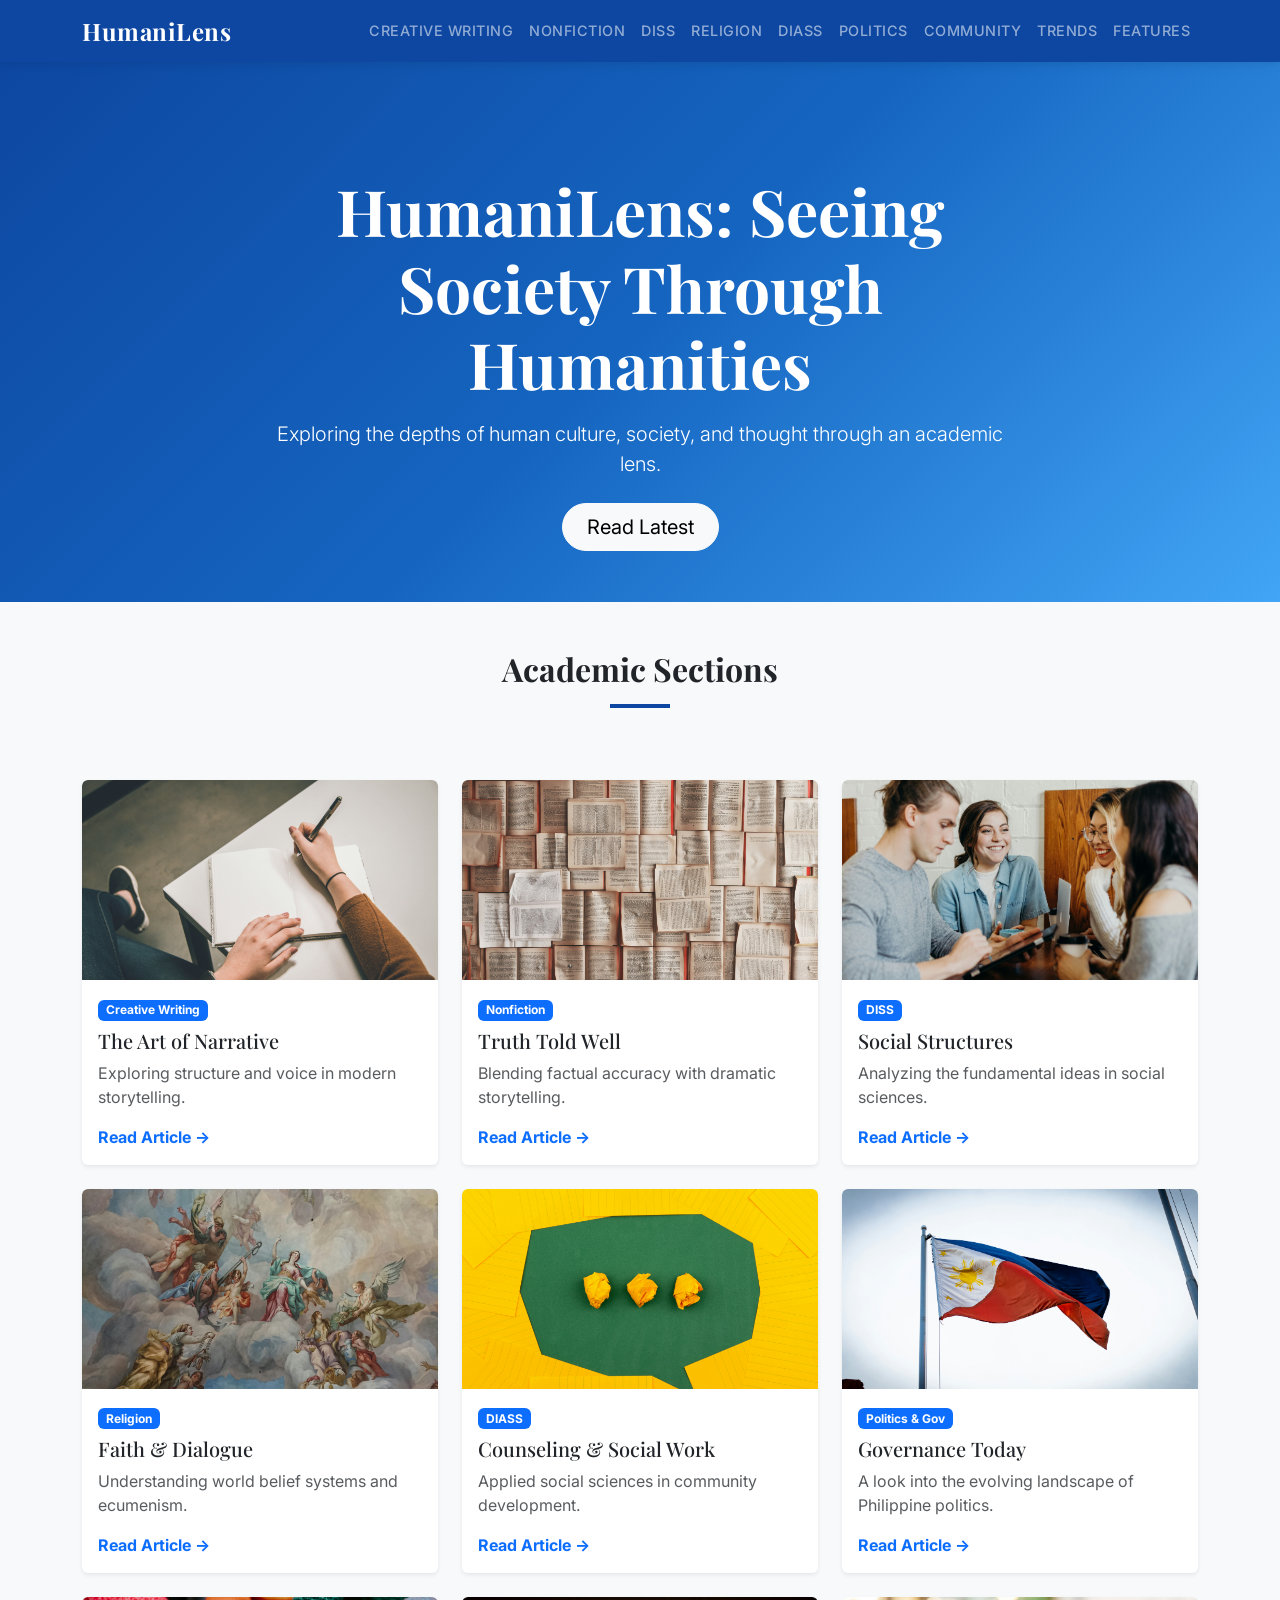
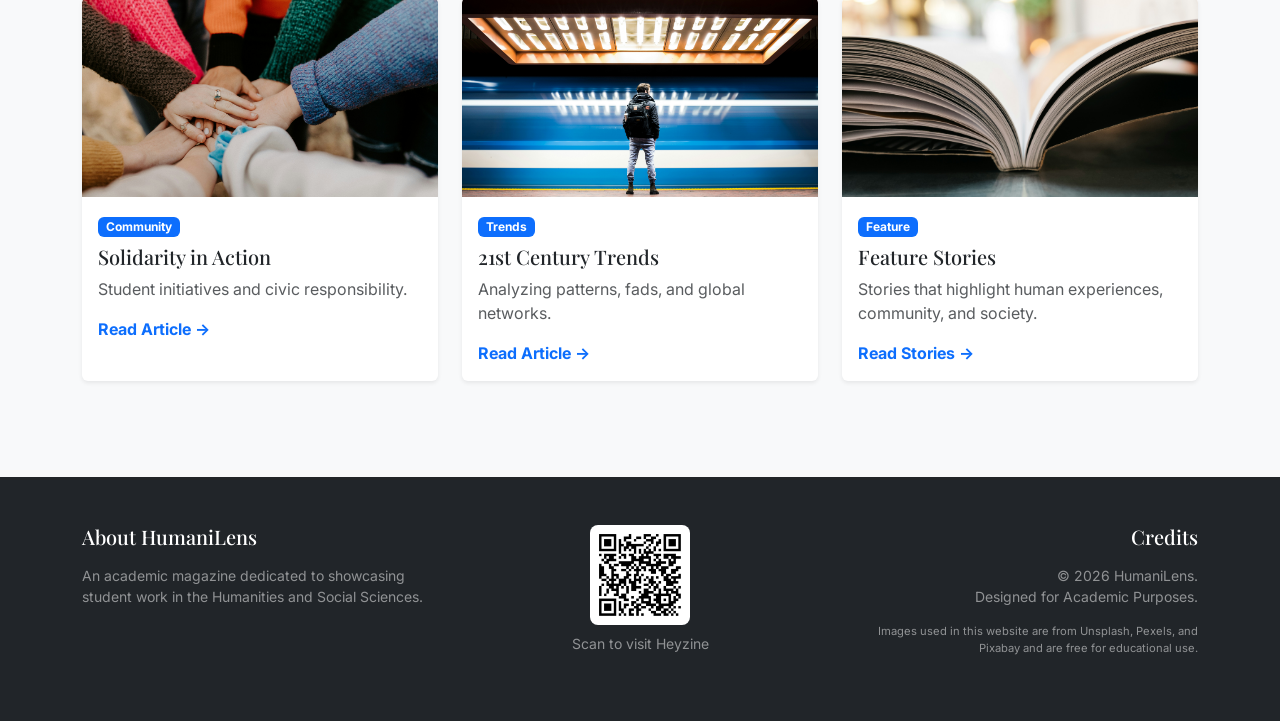
<file: index.html>
<!DOCTYPE html>
<html lang="en">
<head>
    <meta charset="UTF-8">
    <meta name="viewport" content="width=device-width, initial-scale=1.0">
    <title>HumaniLens | Seeing Society Through Humanities</title>
    <meta name="description" content="HumaniLens: An academic magazine exploring society through the lens of Humanities and Social Sciences.">
    <meta name="keywords" content="Humanities, Social Sciences, HUMSS, Creative Writing, Politics, DISS, DIASS, Trends, Community Engagement">
    <meta name="author" content="HumaniLens Team">
    
    <link href="https://cdn.jsdelivr.net/npm/bootstrap@5.3.2/dist/css/bootstrap.min.css" rel="stylesheet">
    
    <link rel="preconnect" href="https://fonts.googleapis.com">
    <link rel="preconnect" href="https://fonts.gstatic.com" crossorigin>
    <link href="https://fonts.googleapis.com/css2?family=Inter:wght@300;400;500;600&family=Playfair+Display:wght@400;600;700&display=swap" rel="stylesheet">
    
    <link rel="stylesheet" href="styles.css">
</head>
<body>
    <!-- Loader -->
    <div id="loader"><div class="spinner"></div></div>

    <!-- Scroll Progress -->
    <div class="progress-container">
        <div class="progress-bar" id="myBar"></div>
    </div>

    <!-- Navigation -->
    <nav class="navbar navbar-expand-lg navbar-dark sticky-top" id="mainNav">
        <div class="container">
            <a class="navbar-brand" href="index.html">HumaniLens</a>
            <button class="navbar-toggler" type="button" data-bs-toggle="collapse" data-bs-target="#navbarNav" aria-controls="navbarNav" aria-expanded="false" aria-label="Toggle navigation">
                <span class="navbar-toggler-icon"></span>
            </button>
            <div class="collapse navbar-collapse" id="navbarNav">
                <ul class="navbar-nav ms-auto">
                    <li class="nav-item"><a class="nav-link" href="creative-writing.html">Creative Writing</a></li>
                    <li class="nav-item"><a class="nav-link" href="creative-nonfiction.html">Nonfiction</a></li>
                    <li class="nav-item"><a class="nav-link" href="diss.html">DISS</a></li>
                    <li class="nav-item"><a class="nav-link" href="religion.html">Religion</a></li>
                    <li class="nav-item"><a class="nav-link" href="diass.html">DIASS</a></li>
                    <li class="nav-item"><a class="nav-link" href="politics.html">Politics</a></li>
                    <li class="nav-item"><a class="nav-link" href="community.html">Community</a></li>
                    <li class="nav-item"><a class="nav-link" href="trends.html">Trends</a></li>
                    <li class="nav-item"><a class="nav-link" href="feature.html">Features</a></li>
                </ul>
            </div>
        </div>
    </nav>

    <header class="hero-section d-flex align-items-center text-center text-white">
        <div class="container">
            <div class="row justify-content-center">
                <div class="col-lg-8">
                    <h1 class="display-3 fw-bold mb-3">HumaniLens: Seeing Society Through Humanities</h1>
                    <p class="lead mb-4">Exploring the depths of human culture, society, and thought through an academic lens.</p>
                    <a href="#latest-articles" class="btn btn-light btn-lg rounded-pill px-4">Read Latest</a>
                </div>
            </div>
        </div>
    </header>

    <main class="container py-5" id="latest-articles">
        <div class="row mb-4">
            <div class="col-12 text-center">
                <h2 class="section-title">Academic Sections</h2>
                <div class="title-underline mx-auto"></div>
            </div>
        </div>

        <div class="row g-4" id="article-grid">
            
            <div class="col-md-6 col-lg-4 fade-in" id="creative-writing">
                <div class="card h-100 article-card border-0 shadow-sm">
                    <img src="resources/creative-writing/1.jpg" class="card-img-top" alt="A person writing in a notebook.">
                    <div class="card-body">
                        <span class="badge bg-primary mb-2">Creative Writing</span>
                        <h3 class="card-title h5">The Art of Narrative</h3>
                        <p class="card-text text-muted">Exploring structure and voice in modern storytelling.</p>
                        <a href="creative-writing.html" class="stretched-link text-decoration-none fw-bold">Read Article &rarr;</a>
                    </div>
                </div>
            </div>

            <div class="col-md-6 col-lg-4 fade-in" id="nonfiction">
                <div class="card h-100 article-card border-0 shadow-sm">
                    <img src="resources/creative-nonfiction/1.jpg" class="card-img-top" alt="A person reading a book in a library.">
                    <div class="card-body">
                        <span class="badge bg-primary mb-2">Nonfiction</span>
                        <h3 class="card-title h5">Truth Told Well</h3>
                        <p class="card-text text-muted">Blending factual accuracy with dramatic storytelling.</p>
                        <a href="creative-nonfiction.html" class="stretched-link text-decoration-none fw-bold">Read Article &rarr;</a>
                    </div>
                </div>
            </div>

            <div class="col-md-6 col-lg-4 fade-in" id="diss">
                <div class="card h-100 article-card border-0 shadow-sm">
                    <img src="resources/diss/1.jpg" class="card-img-top" alt="A diverse group of people interacting.">
                    <div class="card-body">
                        <span class="badge bg-primary mb-2">DISS</span>
                        <h3 class="card-title h5">Social Structures</h3>
                        <p class="card-text text-muted">Analyzing the fundamental ideas in social sciences.</p>
                        <a href="diss.html" class="stretched-link text-decoration-none fw-bold">Read Article &rarr;</a>
                    </div>
                </div>
            </div>

            <div class="col-md-6 col-lg-4 fade-in" id="religion">
                <div class="card h-100 article-card border-0 shadow-sm">
                    <img src="resources/religion/1.jpg" class="card-img-top" alt="Colorful stained glass window.">
                    <div class="card-body">
                        <span class="badge bg-primary mb-2">Religion</span>
                        <h3 class="card-title h5">Faith & Dialogue</h3>
                        <p class="card-text text-muted">Understanding world belief systems and ecumenism.</p>
                        <a href="religion.html" class="stretched-link text-decoration-none fw-bold">Read Article &rarr;</a>
                    </div>
                </div>
            </div>

            <div class="col-md-6 col-lg-4 fade-in" id="diass">
                <div class="card h-100 article-card border-0 shadow-sm">
                    <img src="resources/diass/1.jpg" class="card-img-top" alt="Helping hands giving food to children.">
                    <div class="card-body">
                        <span class="badge bg-primary mb-2">DIASS</span>
                        <h3 class="card-title h5">Counseling & Social Work</h3>
                        <p class="card-text text-muted">Applied social sciences in community development.</p>
                        <a href="diass.html" class="stretched-link text-decoration-none fw-bold">Read Article &rarr;</a>
                    </div>
                </div>
            </div>

            <div class="col-md-6 col-lg-4 fade-in" id="politics">
                <div class="card h-100 article-card border-0 shadow-sm">
                    <img src="resources/politics/1.jpg" class="card-img-top" alt="The Philippine flag waving.">
                    <div class="card-body">
                        <span class="badge bg-primary mb-2">Politics & Gov</span>
                        <h3 class="card-title h5">Governance Today</h3>
                        <p class="card-text text-muted">A look into the evolving landscape of Philippine politics.</p>
                        <a href="politics.html" class="stretched-link text-decoration-none fw-bold">Read Article &rarr;</a>
                    </div>
                </div>
            </div>

            <div class="col-md-6 col-lg-4 fade-in" id="community">
                <div class="card h-100 article-card border-0 shadow-sm">
                    <img src="resources/community/1.jpg" class="card-img-top" alt="A team of people giving a high-five.">
                    <div class="card-body">
                        <span class="badge bg-primary mb-2">Community</span>
                        <h3 class="card-title h5">Solidarity in Action</h3>
                        <p class="card-text text-muted">Student initiatives and civic responsibility.</p>
                        <a href="community.html" class="stretched-link text-decoration-none fw-bold">Read Article &rarr;</a>
                    </div>
                </div>
            </div>

            <div class="col-md-6 col-lg-4 fade-in" id="trends">
                <div class="card h-100 article-card border-0 shadow-sm">
                    <img src="resources/trend/1.jpg" class="card-img-top" alt="Abstract network lines on a dark background.">
                    <div class="card-body">
                        <span class="badge bg-primary mb-2">Trends</span>
                        <h3 class="card-title h5">21st Century Trends</h3>
                        <p class="card-text text-muted">Analyzing patterns, fads, and global networks.</p>
                        <a href="trends.html" class="stretched-link text-decoration-none fw-bold">Read Article &rarr;</a>
                    </div>
                </div>
            </div>

            <div class="col-md-6 col-lg-4 fade-in" id="feature">
                <div class="card h-100 article-card border-0 shadow-sm">
                    <img src="resources/feature/3.jpg" class="card-img-top" alt="An open book on a table, representing feature stories.">
                    <div class="card-body">
                        <span class="badge bg-primary mb-2">Feature</span>
                        <h3 class="card-title h5">Feature Stories</h3>
                        <p class="card-text text-muted">Stories that highlight human experiences, community, and society.</p>
                        <a href="feature.html" class="stretched-link text-decoration-none fw-bold">Read Stories &rarr;</a>
                    </div>
                </div>
            </div>

        </div>
    </main>

    <!-- Footer -->
    <footer class="bg-dark text-white py-5 mt-5">
        <div class="container">
            <div class="row g-4">
                <div class="col-md-4">
                    <h4 class="h5 font-playfair mb-3">About HumaniLens</h4>
                    <p class="small text-white-50">An academic magazine dedicated to showcasing student work in the Humanities and Social Sciences.</p>
                </div>
                <div class="col-md-4 text-center">
                    <img src="resources/qrcode/1.png" alt="QR Code" class="qr-placeholder bg-white mx-auto mb-2 d-block p-1">
                    <p class="small text-white-50">Scan to visit Heyzine</p>
                </div>
                <div class="col-md-4 text-md-end">
                    <h4 class="h5 font-playfair mb-3">Credits</h4>
                    <p class="small text-white-50">&copy; <span id="year"></span> HumaniLens.<br>Designed for Academic Purposes.</p>
                    <p class="small text-white-50 mt-2" style="font-size: 0.7rem;">Images used in this website are from Unsplash, Pexels, and Pixabay and are free for educational use.</p>
                </div>
            </div>
        </div>
    </footer>

    <!-- Back to Top Button -->
    <button id="back-to-top" class="btn btn-primary shadow" aria-label="Back to Top">↑</button>

    <script src="https://cdn.jsdelivr.net/npm/bootstrap@5.3.2/dist/js/bootstrap.bundle.min.js"></script>
    <script src="script.js"></script>
</body>
</html>
</file>
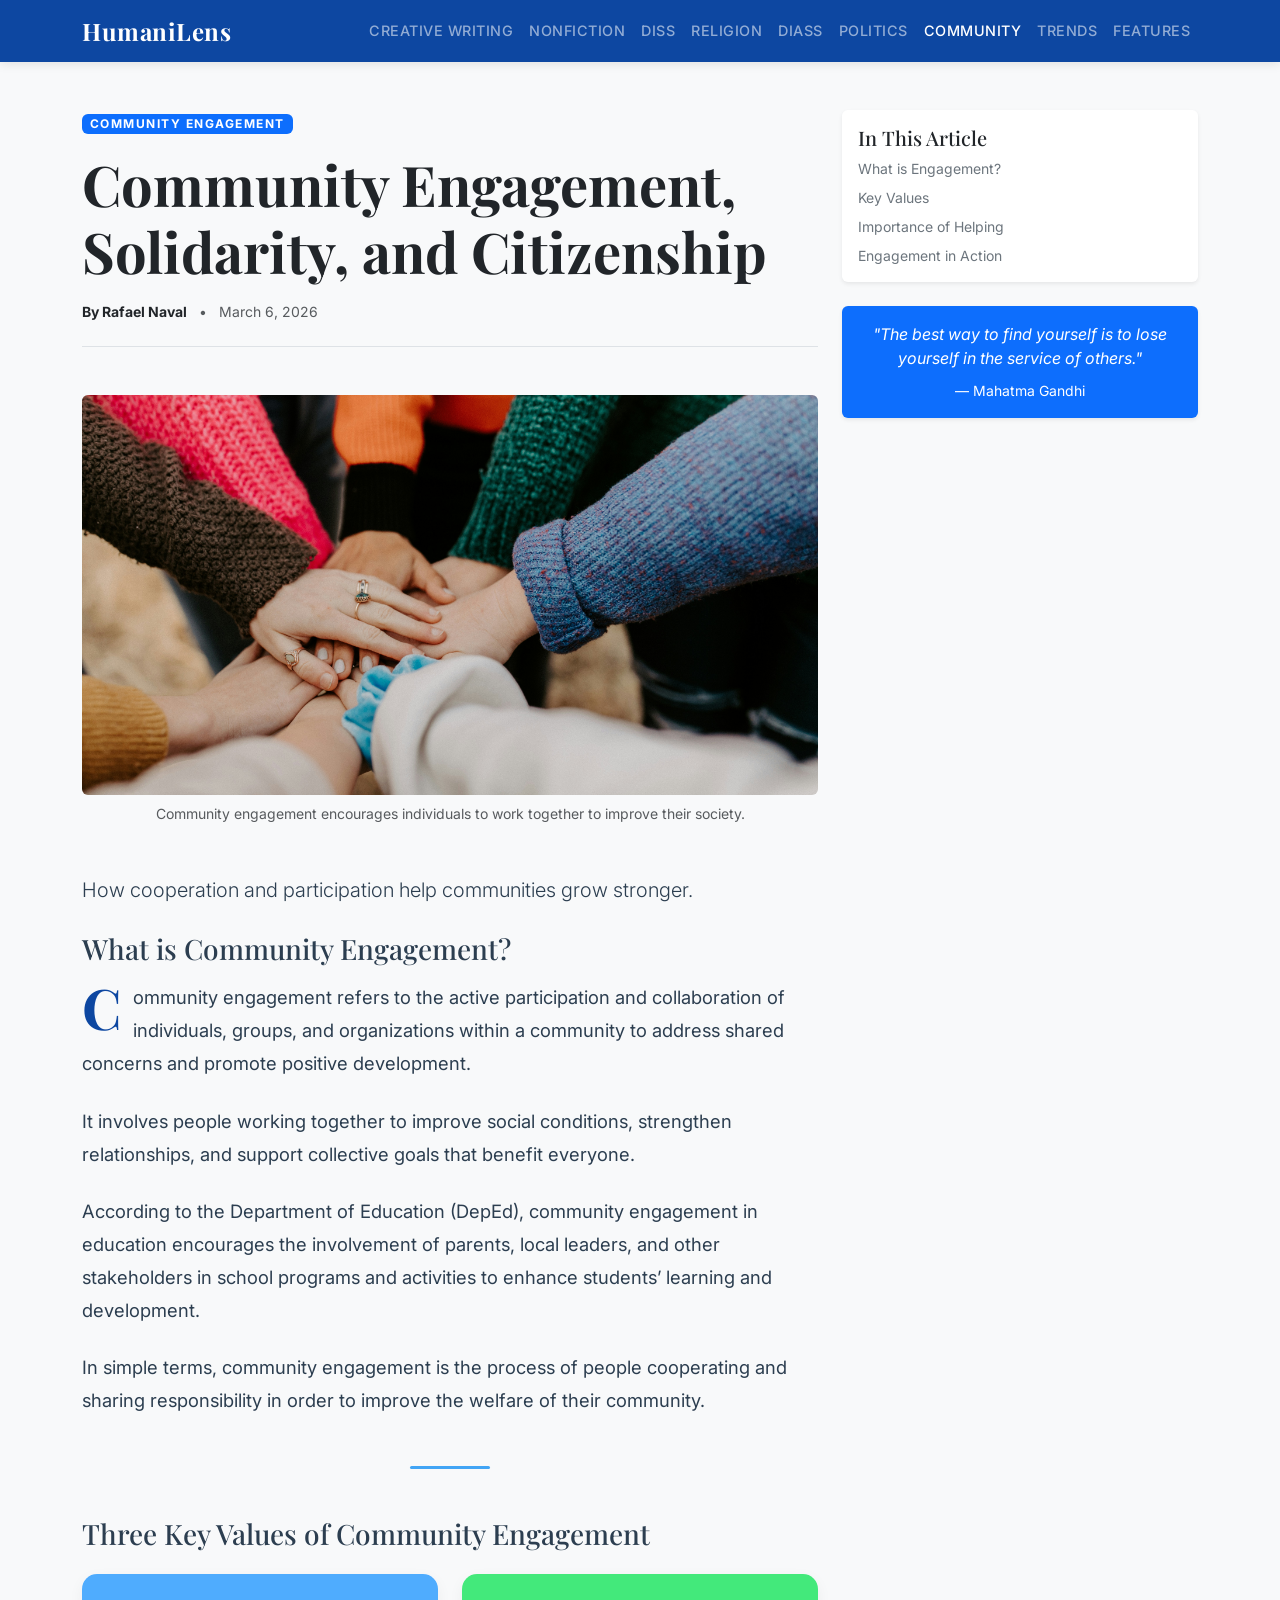
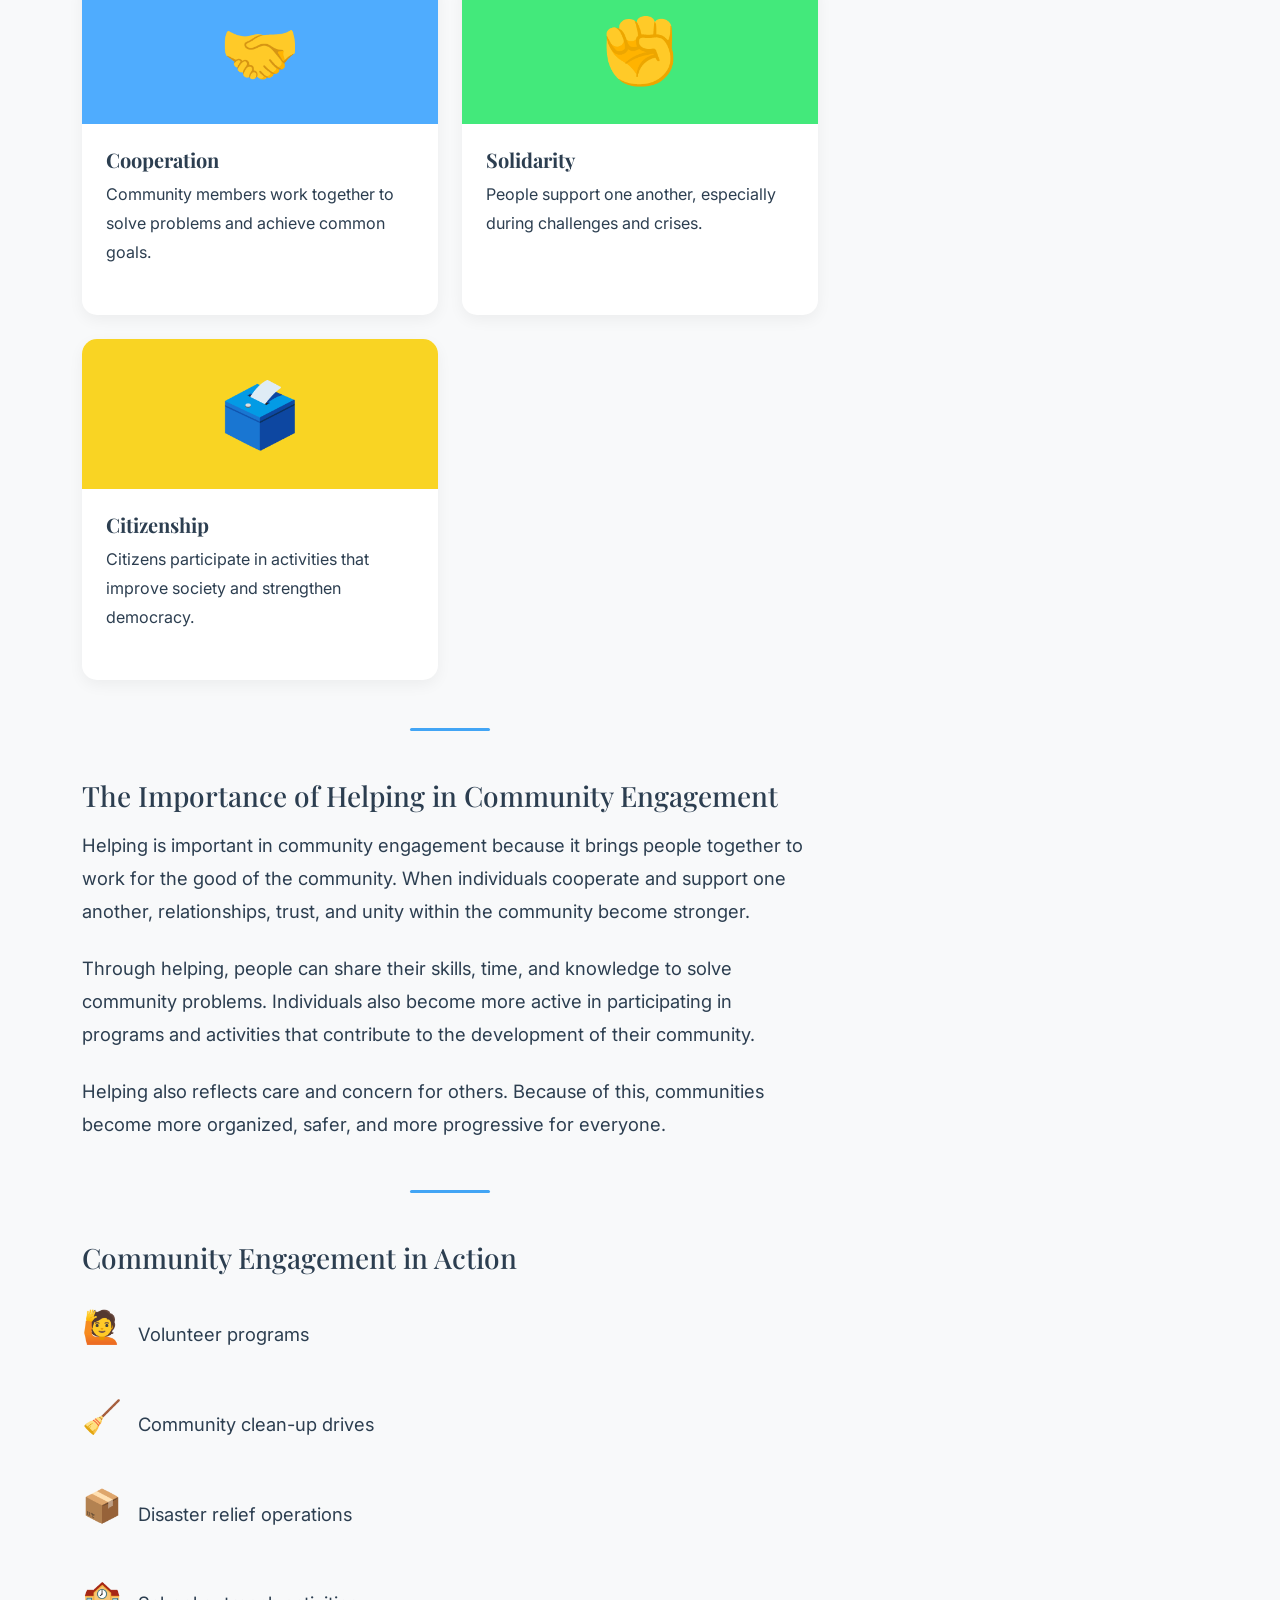
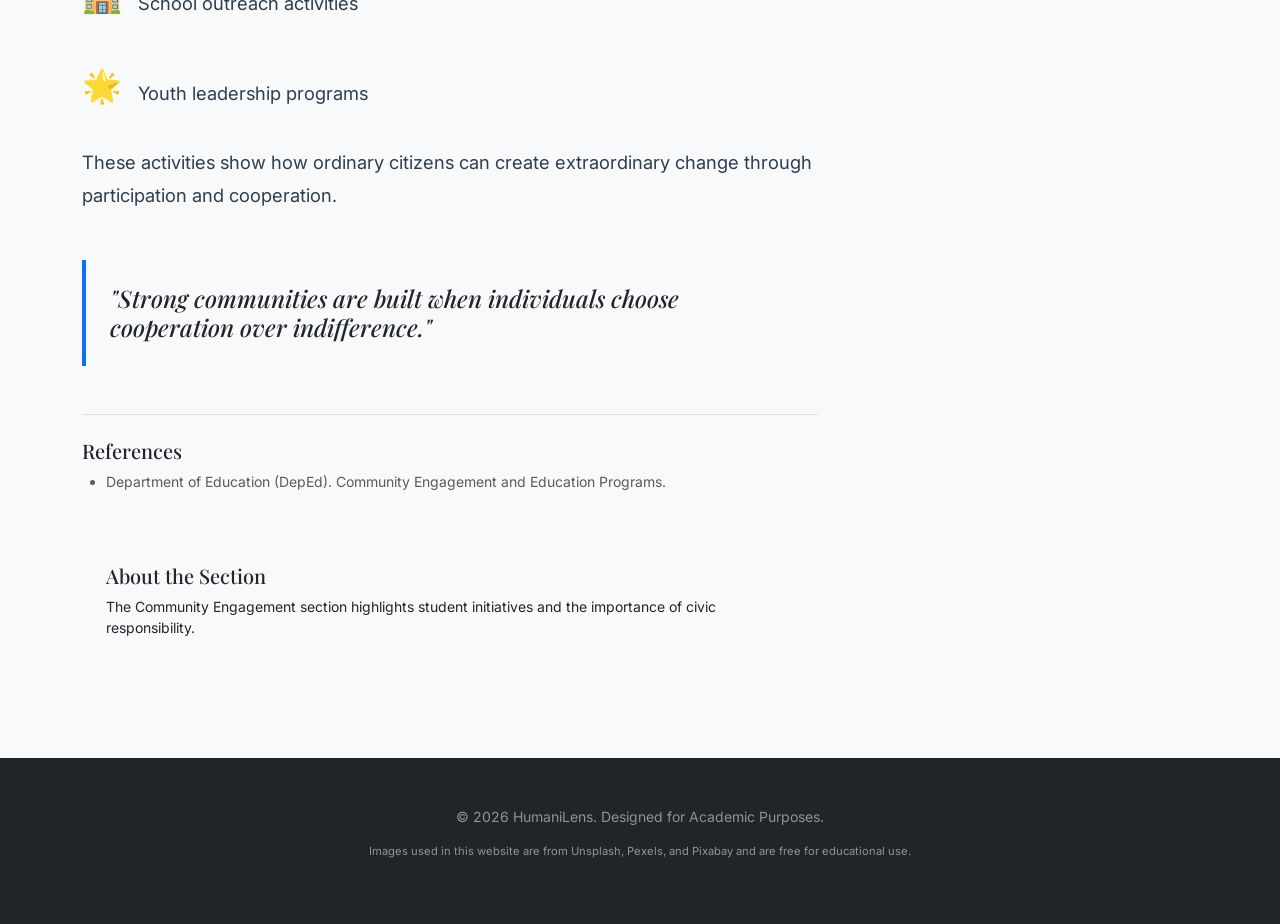
<file: community.html>
<!DOCTYPE html>
<html lang="en">
<head>
    <meta charset="UTF-8">
    <meta name="viewport" content="width=device-width, initial-scale=1.0">
    <title>Community Engagement: Solidarity in Action | HumaniLens</title>
    <meta name="description" content="Community Engagement, Solidarity, and Citizenship: Student initiatives and civic responsibility.">
    <meta name="author" content="HumaniLens Team">
    
    <link href="https://cdn.jsdelivr.net/npm/bootstrap@5.3.2/dist/css/bootstrap.min.css" rel="stylesheet">
    
    <link rel="preconnect" href="https://fonts.googleapis.com">
    <link rel="preconnect" href="https://fonts.gstatic.com" crossorigin>
    <link href="https://fonts.googleapis.com/css2?family=Inter:wght@300;400;500;600&family=Playfair+Display:ital,wght@0,400;0,600;0,700;1,400&display=swap" rel="stylesheet">
    
    <link rel="stylesheet" href="styles.css">
</head>
<body>
    <!-- Loader -->
    <div id="loader"><div class="spinner"></div></div>

    <!-- Scroll Progress -->
    <div class="progress-container">
        <div class="progress-bar" id="myBar"></div>
    </div>

    <!-- Navigation -->
    <nav class="navbar navbar-expand-lg navbar-dark sticky-top" id="mainNav">
        <div class="container">
            <a class="navbar-brand" href="index.html">HumaniLens</a>
            <button class="navbar-toggler" type="button" data-bs-toggle="collapse" data-bs-target="#navbarNav" aria-controls="navbarNav" aria-expanded="false" aria-label="Toggle navigation">
                <span class="navbar-toggler-icon"></span>
            </button>
            <div class="collapse navbar-collapse" id="navbarNav">
                <ul class="navbar-nav ms-auto">
                    <li class="nav-item"><a class="nav-link" href="creative-writing.html">Creative Writing</a></li>
                    <li class="nav-item"><a class="nav-link" href="creative-nonfiction.html">Nonfiction</a></li>
                    <li class="nav-item"><a class="nav-link" href="diss.html">DISS</a></li>
                    <li class="nav-item"><a class="nav-link" href="religion.html">Religion</a></li>
                    <li class="nav-item"><a class="nav-link" href="diass.html">DIASS</a></li>
                    <li class="nav-item"><a class="nav-link" href="politics.html">Politics</a></li>
                    <li class="nav-item"><a class="nav-link active" href="community.html">Community</a></li>
                    <li class="nav-item"><a class="nav-link" href="trends.html">Trends</a></li>
                    <li class="nav-item"><a class="nav-link" href="feature.html">Features</a></li>
                </ul>
            </div>
        </div>
    </nav>

    <!-- Article Container -->
    <div class="container py-5">
        <div class="row justify-content-center">
            
            <!-- Main Content Column -->
            <main class="col-lg-8 fade-in">
                <header id="feature-article" class="mb-5">
                    <span class="badge bg-primary mb-3 text-uppercase tracking-wide">Community Engagement</span>
                    <h1 class="display-4 fw-bold font-playfair mb-3">Community Engagement, Solidarity, and Citizenship</h1>
                    <div class="d-flex align-items-center text-muted border-bottom pb-4">
                        <div class="small">
                            <span class="fw-bold text-dark">By Rafael Naval</span>
                            <span class="mx-2">&bull;</span>
                            <span>March 6, 2026</span>
                        </div>
                    </div>
                </header>

                <figure class="figure w-100 mb-5 fade-in">
                    <img src="resources/community/1.jpg" class="img-fluid rounded" alt="A team of people giving a high-five." style="height: 400px; width: 100%; object-fit: cover; object-position: center;">
                    <figcaption class="figure-caption mt-2 text-center">Community engagement encourages individuals to work together to improve their society.</figcaption>
                </figure>

                <article class="article-body font-inter">
                    
                    <p class="lead mb-4">How cooperation and participation help communities grow stronger.</p>

                    <h2 id="what-is-engagement" class="h3 font-playfair mb-3">What is Community Engagement?</h2>
                    <p class="drop-cap">Community engagement refers to the active participation and collaboration of individuals, groups, and organizations within a community to address shared concerns and promote positive development.</p>
                    <p>It involves people working together to improve social conditions, strengthen relationships, and support collective goals that benefit everyone.</p>
                    <p>According to the Department of Education (DepEd), community engagement in education encourages the involvement of parents, local leaders, and other stakeholders in school programs and activities to enhance students’ learning and development.</p>
                    <p>In simple terms, community engagement is the process of people cooperating and sharing responsibility in order to improve the welfare of their community.</p>

                    <div class="section-divider fade-in"></div>

                    <h2 id="key-values" class="h3 font-playfair mb-4">Three Key Values of Community Engagement</h2>
                    <div class="row g-4">
                        <div class="col-md-6 fade-in">
                            <div class="project-card h-100">
                                <div class="card-header-placeholder" style="height: 150px; background: #4facfe; display: flex; align-items: center; justify-content: center;"><span style="font-size: 4rem;">🤝</span></div>
                                <div class="p-4">
                                    <h5 class="font-playfair fw-bold">Cooperation</h5>
                                    <p class="small">Community members work together to solve problems and achieve common goals.</p>
                                </div>
                            </div>
                        </div>
                        <div class="col-md-6 fade-in">
                            <div class="project-card h-100">
                                <div class="card-header-placeholder" style="height: 150px; background: #43e97b; display: flex; align-items: center; justify-content: center;"><span style="font-size: 4rem;">✊</span></div>
                                <div class="p-4">
                                    <h5 class="font-playfair fw-bold">Solidarity</h5>
                                    <p class="small">People support one another, especially during challenges and crises.</p>
                                </div>
                            </div>
                        </div>
                        <div class="col-md-6 fade-in">
                            <div class="project-card h-100">
                                <div class="card-header-placeholder" style="height: 150px; background: #f9d423; display: flex; align-items: center; justify-content: center;"><span style="font-size: 4rem;">🗳️</span></div>
                                <div class="p-4">
                                    <h5 class="font-playfair fw-bold">Citizenship</h5>
                                    <p class="small">Citizens participate in activities that improve society and strengthen democracy.</p>
                                </div>
                            </div>
                        </div>
                    </div>

                    <div class="section-divider fade-in"></div>

                    <h2 id="importance-of-helping" class="h3 font-playfair mb-3">The Importance of Helping in Community Engagement</h2>
                    <p>Helping is important in community engagement because it brings people together to work for the good of the community. When individuals cooperate and support one another, relationships, trust, and unity within the community become stronger.</p>
                    <p>Through helping, people can share their skills, time, and knowledge to solve community problems. Individuals also become more active in participating in programs and activities that contribute to the development of their community.</p>
                    <p>Helping also reflects care and concern for others. Because of this, communities become more organized, safer, and more progressive for everyone.</p>

                    <div class="section-divider fade-in"></div>

                    <h2 id="engagement-in-action" class="h3 font-playfair mb-4">Community Engagement in Action</h2>
                    <div class="fade-in">
                        <div class="icon-list-item"><div class="feature-box-icon me-3">🙋</div><p class="mb-0">Volunteer programs</p></div>
                        <div class="icon-list-item"><div class="feature-box-icon me-3">🧹</div><p class="mb-0">Community clean-up drives</p></div>
                        <div class="icon-list-item"><div class="feature-box-icon me-3">📦</div><p class="mb-0">Disaster relief operations</p></div>
                        <div class="icon-list-item"><div class="feature-box-icon me-3">🏫</div><p class="mb-0">School outreach activities</p></div>
                        <div class="icon-list-item"><div class="feature-box-icon me-3">🌟</div><p class="mb-0">Youth leadership programs</p></div>
                    </div>
                    <p class="mt-3">These activities show how ordinary citizens can create extraordinary change through participation and cooperation.</p>

                    <div class="pull-quote my-5 p-4 bg-light border-start border-4 border-primary fade-in">
                        <p class="h4 font-playfair fst-italic mb-0 text-dark">"Strong communities are built when individuals choose cooperation over indifference."</p>
                    </div>

                </article>

                <!-- Sources -->
                <div class="mt-5 pt-4 border-top">
                    <h5 class="font-playfair">References</h5>
                    <ul class="small text-muted" style="list-style-type: disc; padding-left: 1.5rem;">
                        <li>Department of Education (DepEd). Community Engagement and Education Programs.</li>
                    </ul>
                </div>

                <!-- Author Bio Box -->
                <div class="bg-light p-4 rounded mt-5 fade-in">
                    <h5 class="font-playfair">About the Section</h5>
                    <p class="small mb-0">The Community Engagement section highlights student initiatives and the importance of civic responsibility.</p>
                </div>
            </main>

            <!-- Sidebar -->
            <aside class="col-lg-4 mt-5 mt-lg-0">
                <div class="sticky-top" style="top: 100px; z-index: 1;">
                    
                    <!-- Quick Nav -->
                    <div class="card border-0 shadow-sm mb-4 fade-in">
                        <div class="card-body">
                            <h5 class="card-title font-playfair">In This Article</h5>
                            <ul class="list-unstyled small mb-0">
                                <li class="mb-2"><a href="#what-is-engagement" class="text-decoration-none text-secondary">What is Engagement?</a></li>
                                <li class="mb-2"><a href="#key-values" class="text-decoration-none text-secondary">Key Values</a></li>
                                <li class="mb-2"><a href="#importance-of-helping" class="text-decoration-none text-secondary">Importance of Helping</a></li>
                                <li><a href="#engagement-in-action" class="text-decoration-none text-secondary">Engagement in Action</a></li>
                            </ul>
                        </div>
                    </div>

                    <!-- Quote Box -->
                    <div class="card bg-primary text-white border-0 shadow-sm fade-in">
                        <div class="card-body text-center">
                            <p class="fst-italic mb-2">"The best way to find yourself is to lose yourself in the service of others."</p>
                            <small>— Mahatma Gandhi</small>
                        </div>
                    </div>

                </div>
            </aside>
        </div>
    </div>

    <!-- Footer -->
    <footer class="bg-dark text-white py-5 mt-5">
        <div class="container text-center">
            <p class="small text-white-50">&copy; <span id="year"></span> HumaniLens. Designed for Academic Purposes.</p>
            <p class="small text-white-50 mt-2" style="font-size: 0.7rem;">Images used in this website are from Unsplash, Pexels, and Pixabay and are free for educational use.</p>
        </div>
    </footer>

    <!-- Back to Top Button -->
    <button id="back-to-top" class="btn btn-primary shadow" aria-label="Back to Top">↑</button>

    <script src="https://cdn.jsdelivr.net/npm/bootstrap@5.3.2/dist/js/bootstrap.bundle.min.js"></script>
    <script src="script.js"></script>
</body>
</html>
</file>
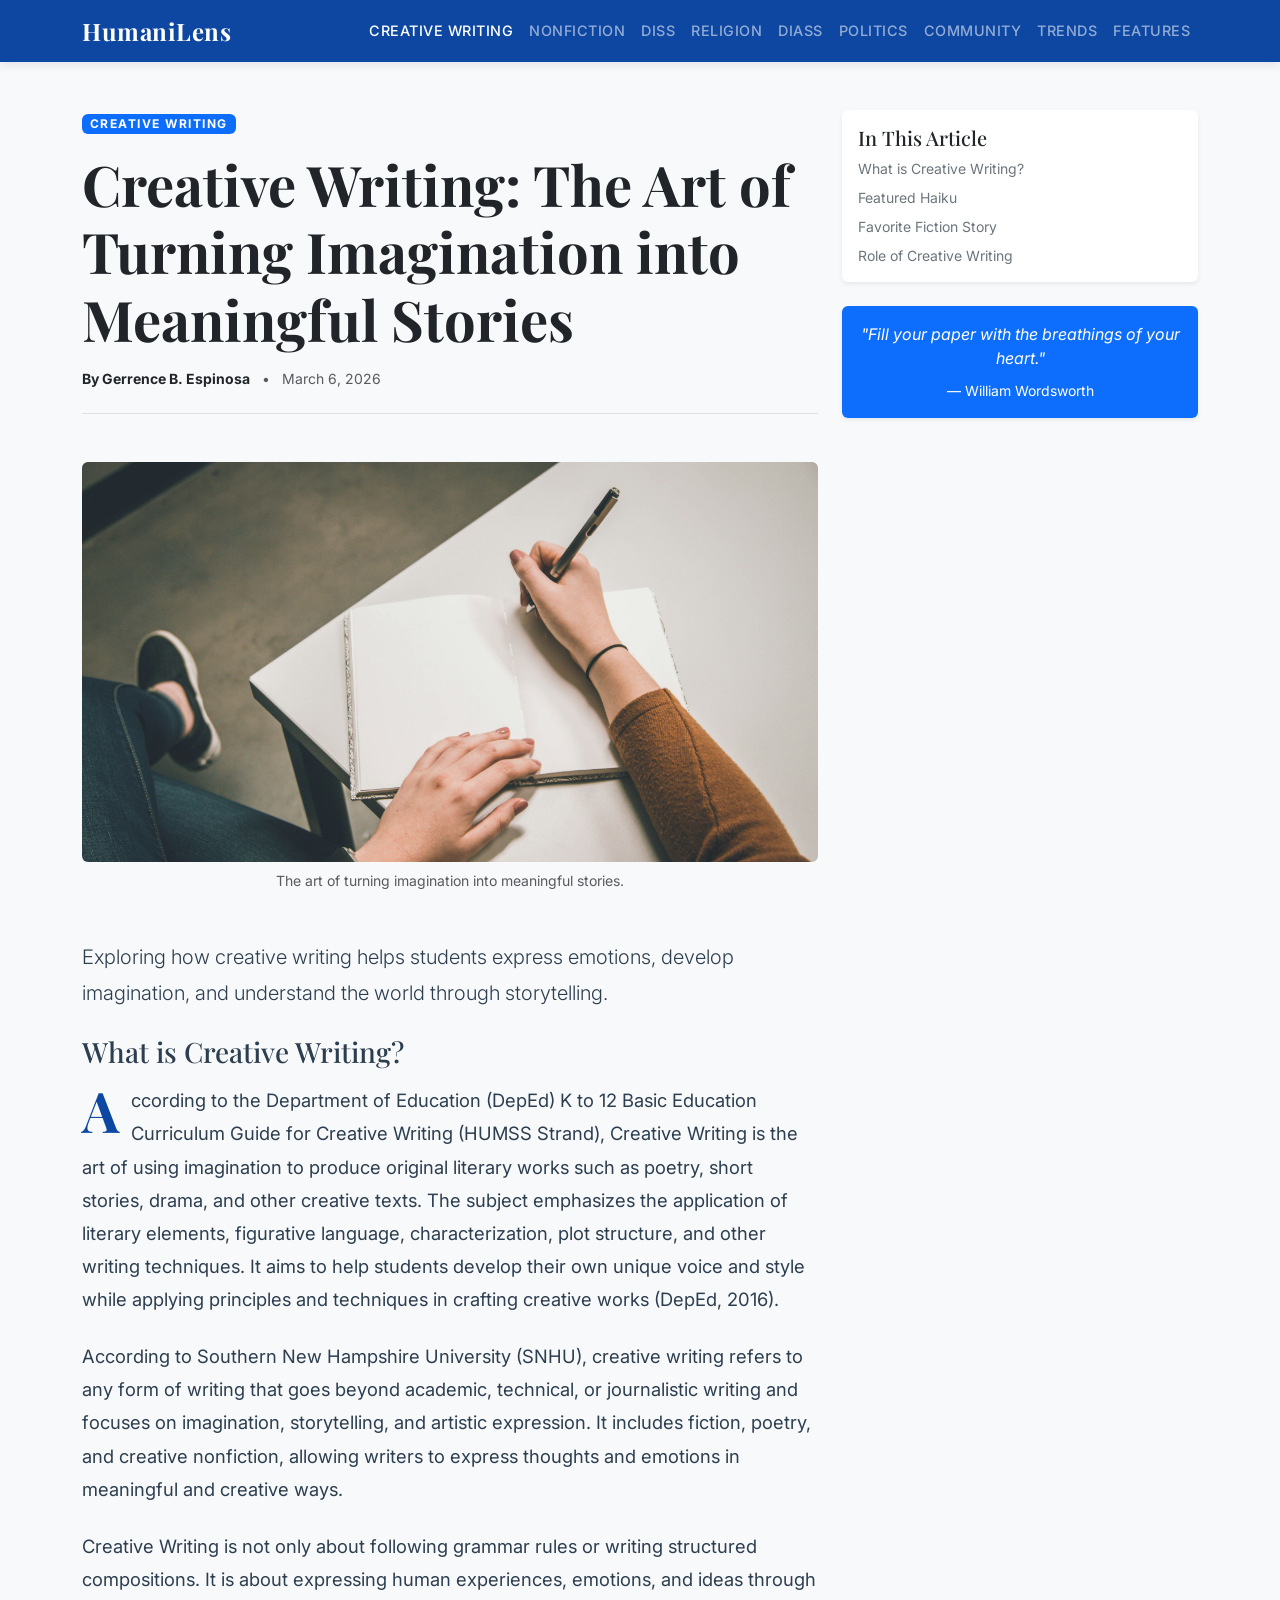
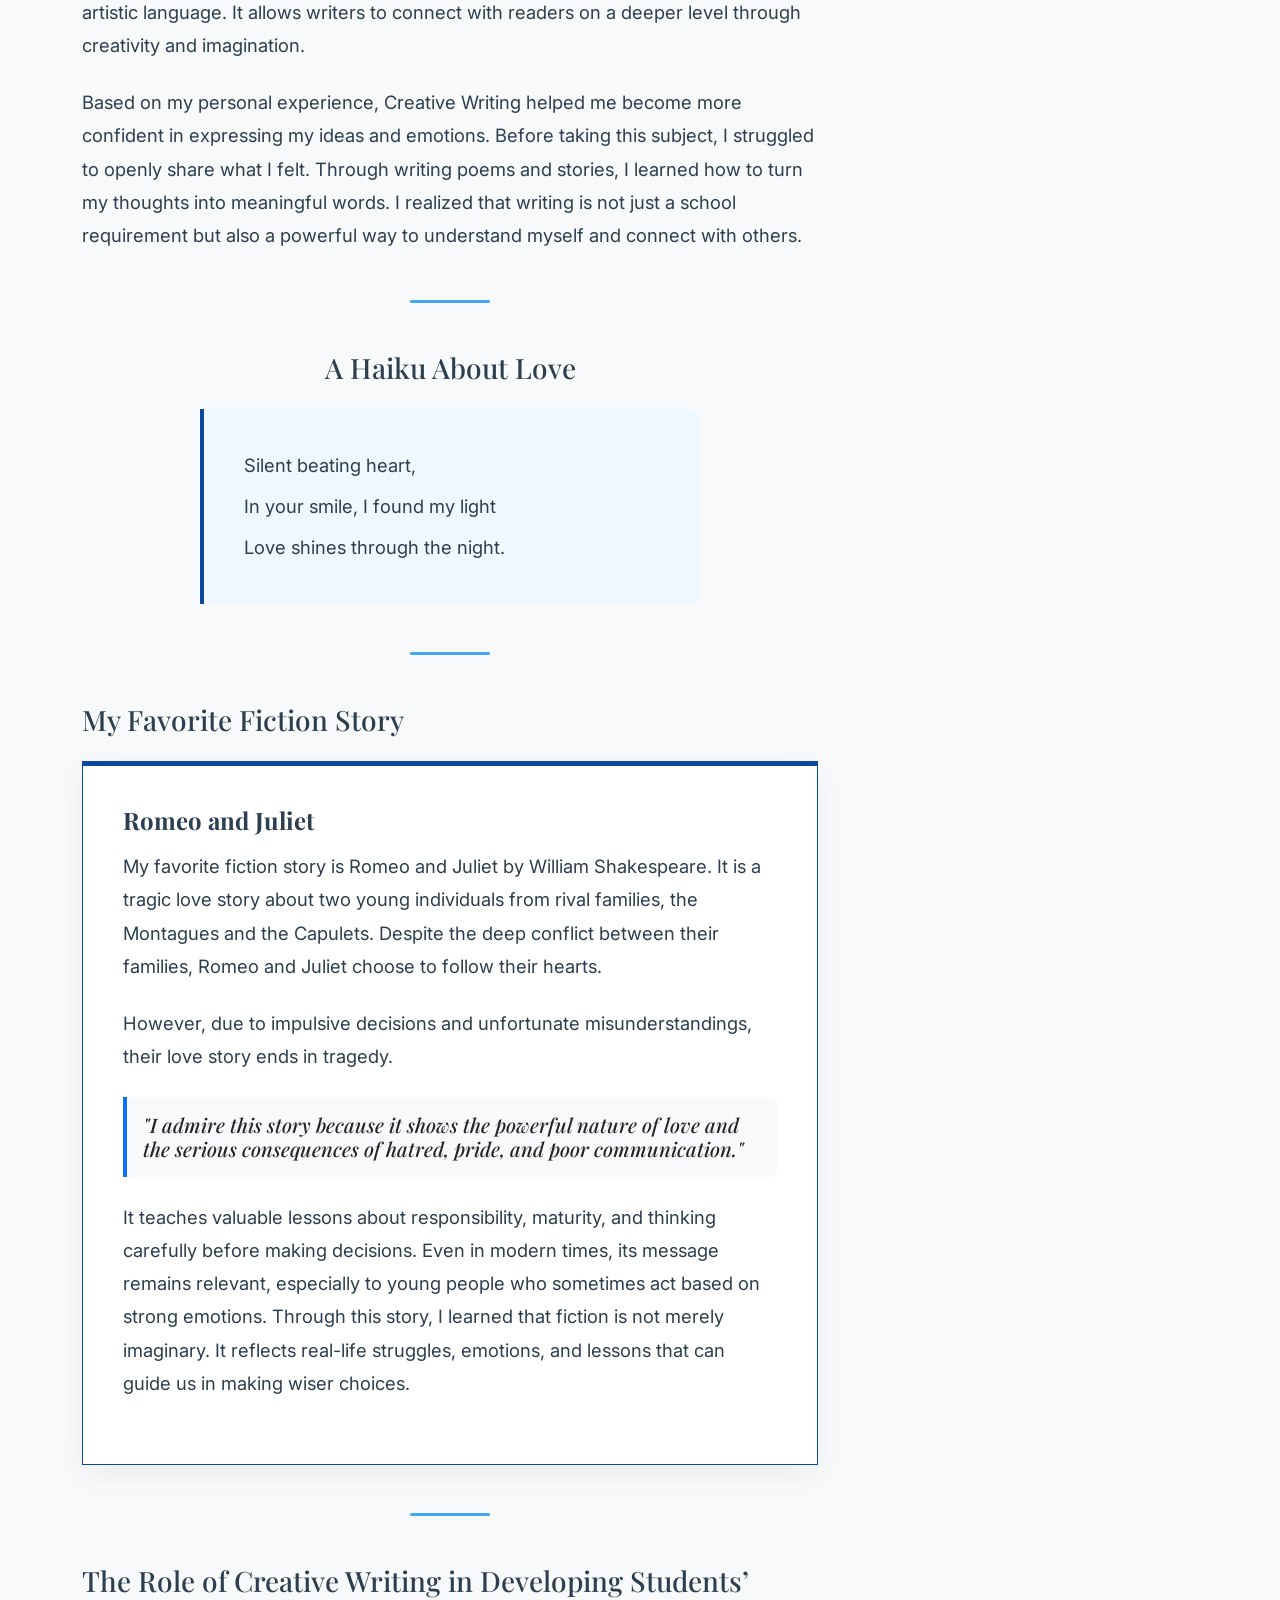
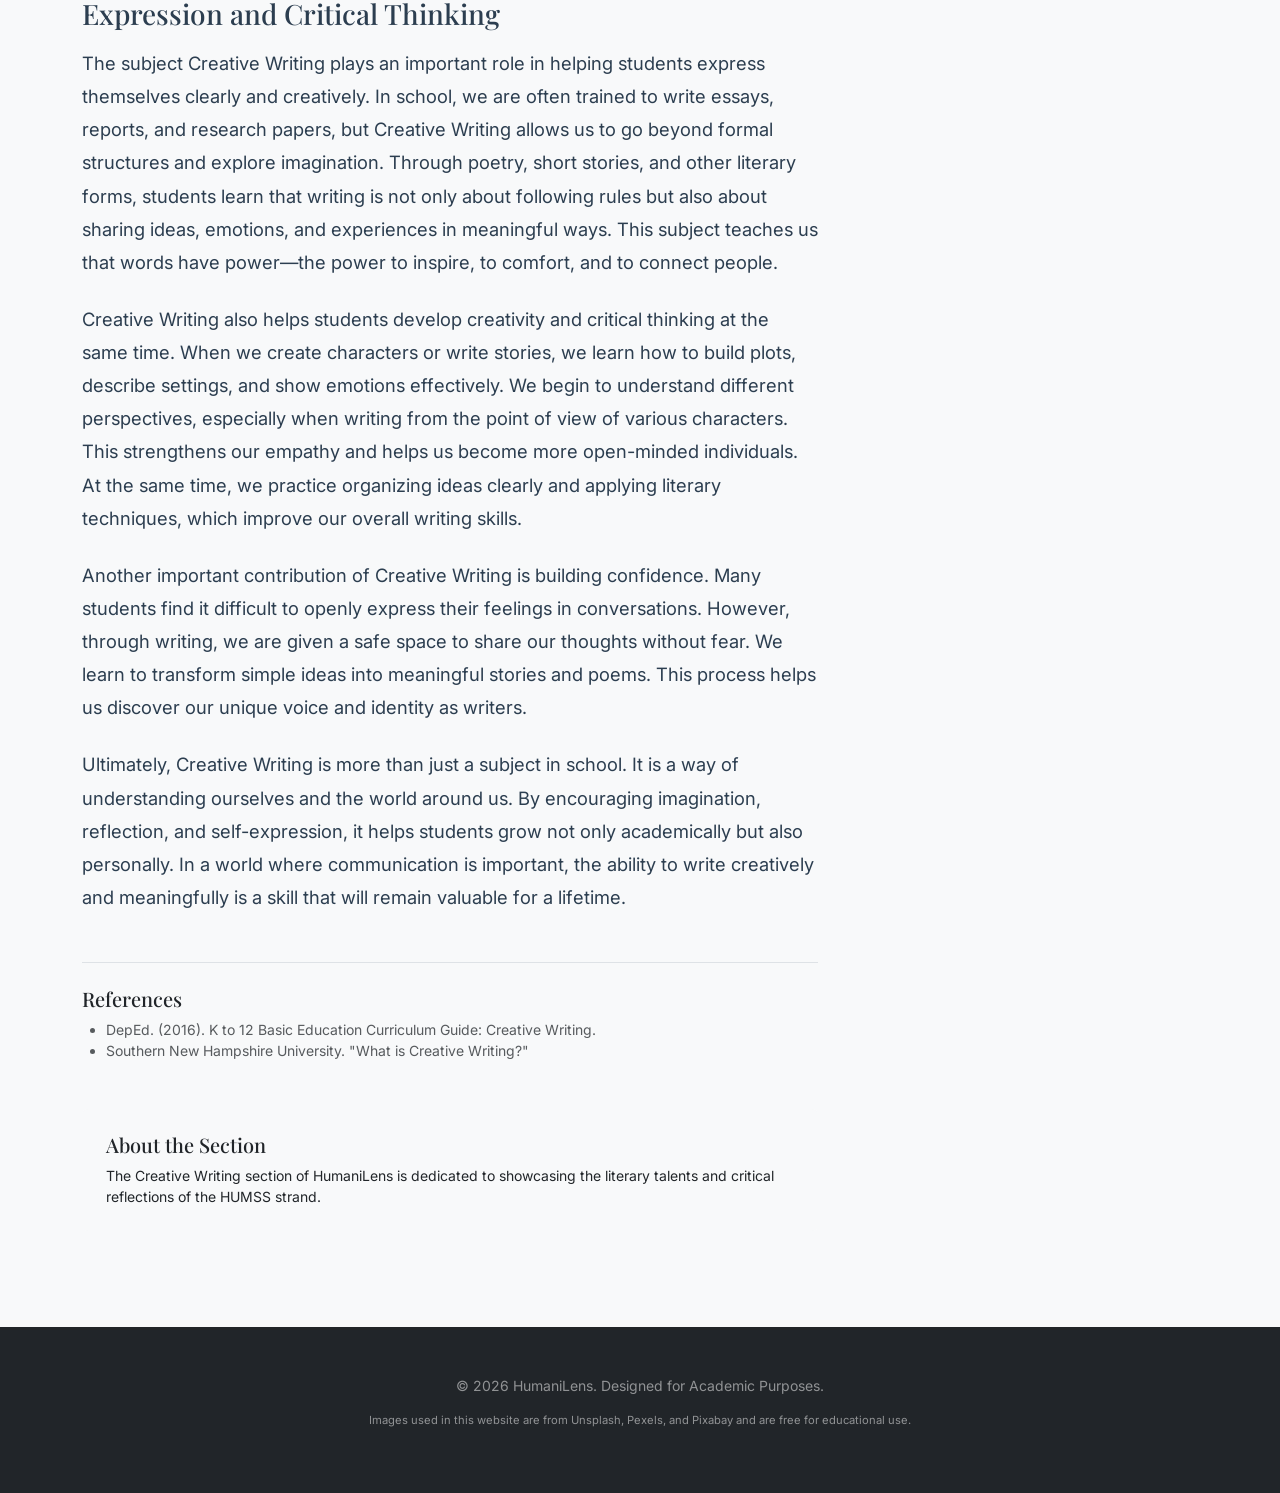
<file: creative-writing.html>
<!DOCTYPE html>
<html lang="en">
<head>
    <meta charset="UTF-8">
    <meta name="viewport" content="width=device-width, initial-scale=1.0">
    <title>Creative Writing: The Art of Imagination | HumaniLens</title>
    <meta name="description" content="Creative Writing: The Art of Imagination and Expression. Exploring fiction, poetry, and drama in HUMSS.">
    <meta name="author" content="HumaniLens Team">
    
    <link href="https://cdn.jsdelivr.net/npm/bootstrap@5.3.2/dist/css/bootstrap.min.css" rel="stylesheet">
    
    <link rel="preconnect" href="https://fonts.googleapis.com">
    <link rel="preconnect" href="https://fonts.gstatic.com" crossorigin>
    <link href="https://fonts.googleapis.com/css2?family=Inter:wght@300;400;500;600&family=Playfair+Display:ital,wght@0,400;0,600;0,700;1,400&display=swap" rel="stylesheet">
    
    <link rel="stylesheet" href="styles.css">
</head>
<body>
    <!-- Loader -->
    <div id="loader"><div class="spinner"></div></div>

    <!-- Scroll Progress -->
    <div class="progress-container">
        <div class="progress-bar" id="myBar"></div>
    </div>

    <!-- Navigation -->
    <nav class="navbar navbar-expand-lg navbar-dark sticky-top" id="mainNav">
        <div class="container">
            <a class="navbar-brand" href="index.html">HumaniLens</a>
            <button class="navbar-toggler" type="button" data-bs-toggle="collapse" data-bs-target="#navbarNav" aria-controls="navbarNav" aria-expanded="false" aria-label="Toggle navigation">
                <span class="navbar-toggler-icon"></span>
            </button>
            <div class="collapse navbar-collapse" id="navbarNav">
                <ul class="navbar-nav ms-auto">
                    <li class="nav-item"><a class="nav-link active" href="creative-writing.html">Creative Writing</a></li>
                    <li class="nav-item"><a class="nav-link" href="creative-nonfiction.html">Nonfiction</a></li>
                    <li class="nav-item"><a class="nav-link" href="diss.html">DISS</a></li>
                    <li class="nav-item"><a class="nav-link" href="religion.html">Religion</a></li>
                    <li class="nav-item"><a class="nav-link" href="diass.html">DIASS</a></li>
                    <li class="nav-item"><a class="nav-link" href="politics.html">Politics</a></li>
                    <li class="nav-item"><a class="nav-link" href="community.html">Community</a></li>
                    <li class="nav-item"><a class="nav-link" href="trends.html">Trends</a></li>
                    <li class="nav-item"><a class="nav-link" href="feature.html">Features</a></li>
                </ul>
            </div>
        </div>
    </nav>

    <!-- Article Container -->
    <div class="container py-5">
        <div class="row justify-content-center">
            
            <!-- Main Content Column -->
            <main class="col-lg-8 fade-in">
                <header id="feature-article" class="mb-5">
                    <span class="badge bg-primary mb-3 text-uppercase tracking-wide">Creative Writing</span>
                    <h1 class="display-4 fw-bold font-playfair mb-3">Creative Writing: The Art of Turning Imagination into Meaningful Stories</h1>
                    <div class="d-flex align-items-center text-muted border-bottom pb-4">
                        <div class="small">
                            <span class="fw-bold text-dark">By Gerrence B. Espinosa</span>
                            <span class="mx-2">&bull;</span>
                            <span>March 6, 2026</span>
                        </div>
                    </div>
                </header>

                <figure class="figure w-100 mb-5 fade-in">
                    <img src="resources/creative-writing/1.jpg" class="img-fluid rounded" alt="A person writing in a notebook with a blue pen." style="height: 400px; width: 100%; object-fit: cover; object-position: center;">
                    <figcaption class="figure-caption mt-2 text-center">The art of turning imagination into meaningful stories.</figcaption>
                </figure>

                <article class="article-body font-inter">
                    
                    <p class="lead mb-4">Exploring how creative writing helps students express emotions, develop imagination, and understand the world through storytelling.</p>

                    <h2 id="what-is-cw" class="h3 font-playfair mb-3">What is Creative Writing?</h2>
                    <p class="drop-cap">According to the Department of Education (DepEd) K to 12 Basic Education Curriculum Guide for Creative Writing (HUMSS Strand), Creative Writing is the art of using imagination to produce original literary works such as poetry, short stories, drama, and other creative texts. The subject emphasizes the application of literary elements, figurative language, characterization, plot structure, and other writing techniques. It aims to help students develop their own unique voice and style while applying principles and techniques in crafting creative works (DepEd, 2016).</p>
                    <p>According to Southern New Hampshire University (SNHU), creative writing refers to any form of writing that goes beyond academic, technical, or journalistic writing and focuses on imagination, storytelling, and artistic expression. It includes fiction, poetry, and creative nonfiction, allowing writers to express thoughts and emotions in meaningful and creative ways.</p>
                    <p>Creative Writing is not only about following grammar rules or writing structured compositions. It is about expressing human experiences, emotions, and ideas through artistic language. It allows writers to connect with readers on a deeper level through creativity and imagination.</p>
                    <p>Based on my personal experience, Creative Writing helped me become more confident in expressing my ideas and emotions. Before taking this subject, I struggled to openly share what I felt. Through writing poems and stories, I learned how to turn my thoughts into meaningful words. I realized that writing is not just a school requirement but also a powerful way to understand myself and connect with others.</p>

                    <div class="section-divider fade-in"></div>

                    <h2 id="featured-haiku" class="h3 font-playfair mb-4 text-center">A Haiku About Love</h2>
                    
                    <div class="poetry-box fade-in mx-auto" style="max-width: 500px;">
                        <p class="mb-2">Silent beating heart,</p>
                        <p class="mb-2">In your smile, I found my light</p>
                        <p class="mb-0">Love shines through the night.</p>
                    </div>

                    <div class="section-divider fade-in"></div>

                    <section id="favorite-fiction" class="mb-5">
                        <h2 class="h3 font-playfair mb-4">My Favorite Fiction Story</h2>
                        <div class="feature-box fade-in">
                            <h4 class="font-playfair fw-bold mb-3">Romeo and Juliet</h4>
                            <p>My favorite fiction story is Romeo and Juliet by William Shakespeare. It is a tragic love story about two young individuals from rival families, the Montagues and the Capulets. Despite the deep conflict between their families, Romeo and Juliet choose to follow their hearts.</p>
                            <p>However, due to impulsive decisions and unfortunate misunderstandings, their love story ends in tragedy.</p>
                            <div class="pull-quote my-4 p-3 border-start border-4 border-primary bg-light">
                                <p class="h5 font-playfair fst-italic mb-0 text-dark">"I admire this story because it shows the powerful nature of love and the serious consequences of hatred, pride, and poor communication."</p>
                            </div>
                            <p>It teaches valuable lessons about responsibility, maturity, and thinking carefully before making decisions. Even in modern times, its message remains relevant, especially to young people who sometimes act based on strong emotions. Through this story, I learned that fiction is not merely imaginary. It reflects real-life struggles, emotions, and lessons that can guide us in making wiser choices.</p>
                        </div>
                    </section>

                    <div class="section-divider fade-in"></div>

                    <h2 id="role-of-cw" class="h3 font-playfair mb-3">The Role of Creative Writing in Developing Students’ Expression and Critical Thinking</h2>
                    <p>The subject Creative Writing plays an important role in helping students express themselves clearly and creatively. In school, we are often trained to write essays, reports, and research papers, but Creative Writing allows us to go beyond formal structures and explore imagination. Through poetry, short stories, and other literary forms, students learn that writing is not only about following rules but also about sharing ideas, emotions, and experiences in meaningful ways. This subject teaches us that words have power—the power to inspire, to comfort, and to connect people.</p>
                    <p>Creative Writing also helps students develop creativity and critical thinking at the same time. When we create characters or write stories, we learn how to build plots, describe settings, and show emotions effectively. We begin to understand different perspectives, especially when writing from the point of view of various characters. This strengthens our empathy and helps us become more open-minded individuals. At the same time, we practice organizing ideas clearly and applying literary techniques, which improve our overall writing skills.</p>
                    <p>Another important contribution of Creative Writing is building confidence. Many students find it difficult to openly express their feelings in conversations. However, through writing, we are given a safe space to share our thoughts without fear. We learn to transform simple ideas into meaningful stories and poems. This process helps us discover our unique voice and identity as writers.</p>
                    <p>Ultimately, Creative Writing is more than just a subject in school. It is a way of understanding ourselves and the world around us. By encouraging imagination, reflection, and self-expression, it helps students grow not only academically but also personally. In a world where communication is important, the ability to write creatively and meaningfully is a skill that will remain valuable for a lifetime.</p>

                </article>

                <!-- Sources -->
                <div class="mt-5 pt-4 border-top">
                    <h5 class="font-playfair">References</h5>
                    <ul class="small text-muted" style="list-style-type: disc; padding-left: 1.5rem;">
                        <li>DepEd. (2016). K to 12 Basic Education Curriculum Guide: Creative Writing.</li>
                        <li>Southern New Hampshire University. "What is Creative Writing?"</li>
                    </ul>
                </div>

                <!-- Author Bio Box -->
                <div class="bg-light p-4 rounded mt-5 fade-in">
                    <h5 class="font-playfair">About the Section</h5>
                    <p class="small mb-0">The Creative Writing section of HumaniLens is dedicated to showcasing the literary talents and critical reflections of the HUMSS strand.</p>
                </div>
            </main>

            <!-- Sidebar -->
            <aside class="col-lg-4 mt-5 mt-lg-0">
                <div class="sticky-top" style="top: 100px; z-index: 1;">
                    
                    <!-- Quick Nav -->
                    <div class="card border-0 shadow-sm mb-4 fade-in">
                        <div class="card-body">
                            <h5 class="card-title font-playfair">In This Article</h5>
                            <ul class="list-unstyled small mb-0">
                                <li class="mb-2"><a href="#what-is-cw" class="text-decoration-none text-secondary">What is Creative Writing?</a></li>
                                <li class="mb-2"><a href="#featured-haiku" class="text-decoration-none text-secondary">Featured Haiku</a></li>
                                <li class="mb-2"><a href="#favorite-fiction" class="text-decoration-none text-secondary">Favorite Fiction Story</a></li>
                                <li><a href="#role-of-cw" class="text-decoration-none text-secondary">Role of Creative Writing</a></li>
                            </ul>
                        </div>
                    </div>

                    <!-- Quote Box -->
                    <div class="card bg-primary text-white border-0 shadow-sm fade-in">
                        <div class="card-body text-center">
                            <p class="fst-italic mb-2">"Fill your paper with the breathings of your heart."</p>
                            <small>— William Wordsworth</small>
                        </div>
                    </div>

                </div>
            </aside>
        </div>
    </div>

    <!-- Footer -->
    <footer class="bg-dark text-white py-5 mt-5">
        <div class="container text-center">
            <p class="small text-white-50">&copy; <span id="year"></span> HumaniLens. Designed for Academic Purposes.</p>
            <p class="small text-white-50 mt-2" style="font-size: 0.7rem;">Images used in this website are from Unsplash, Pexels, and Pixabay and are free for educational use.</p>
        </div>
    </footer>

    <!-- Back to Top Button -->
    <button id="back-to-top" class="btn btn-primary shadow" aria-label="Back to Top">↑</button>

    <script src="https://cdn.jsdelivr.net/npm/bootstrap@5.3.2/dist/js/bootstrap.bundle.min.js"></script>
    <script src="script.js"></script>
</body>
</html>
</file>
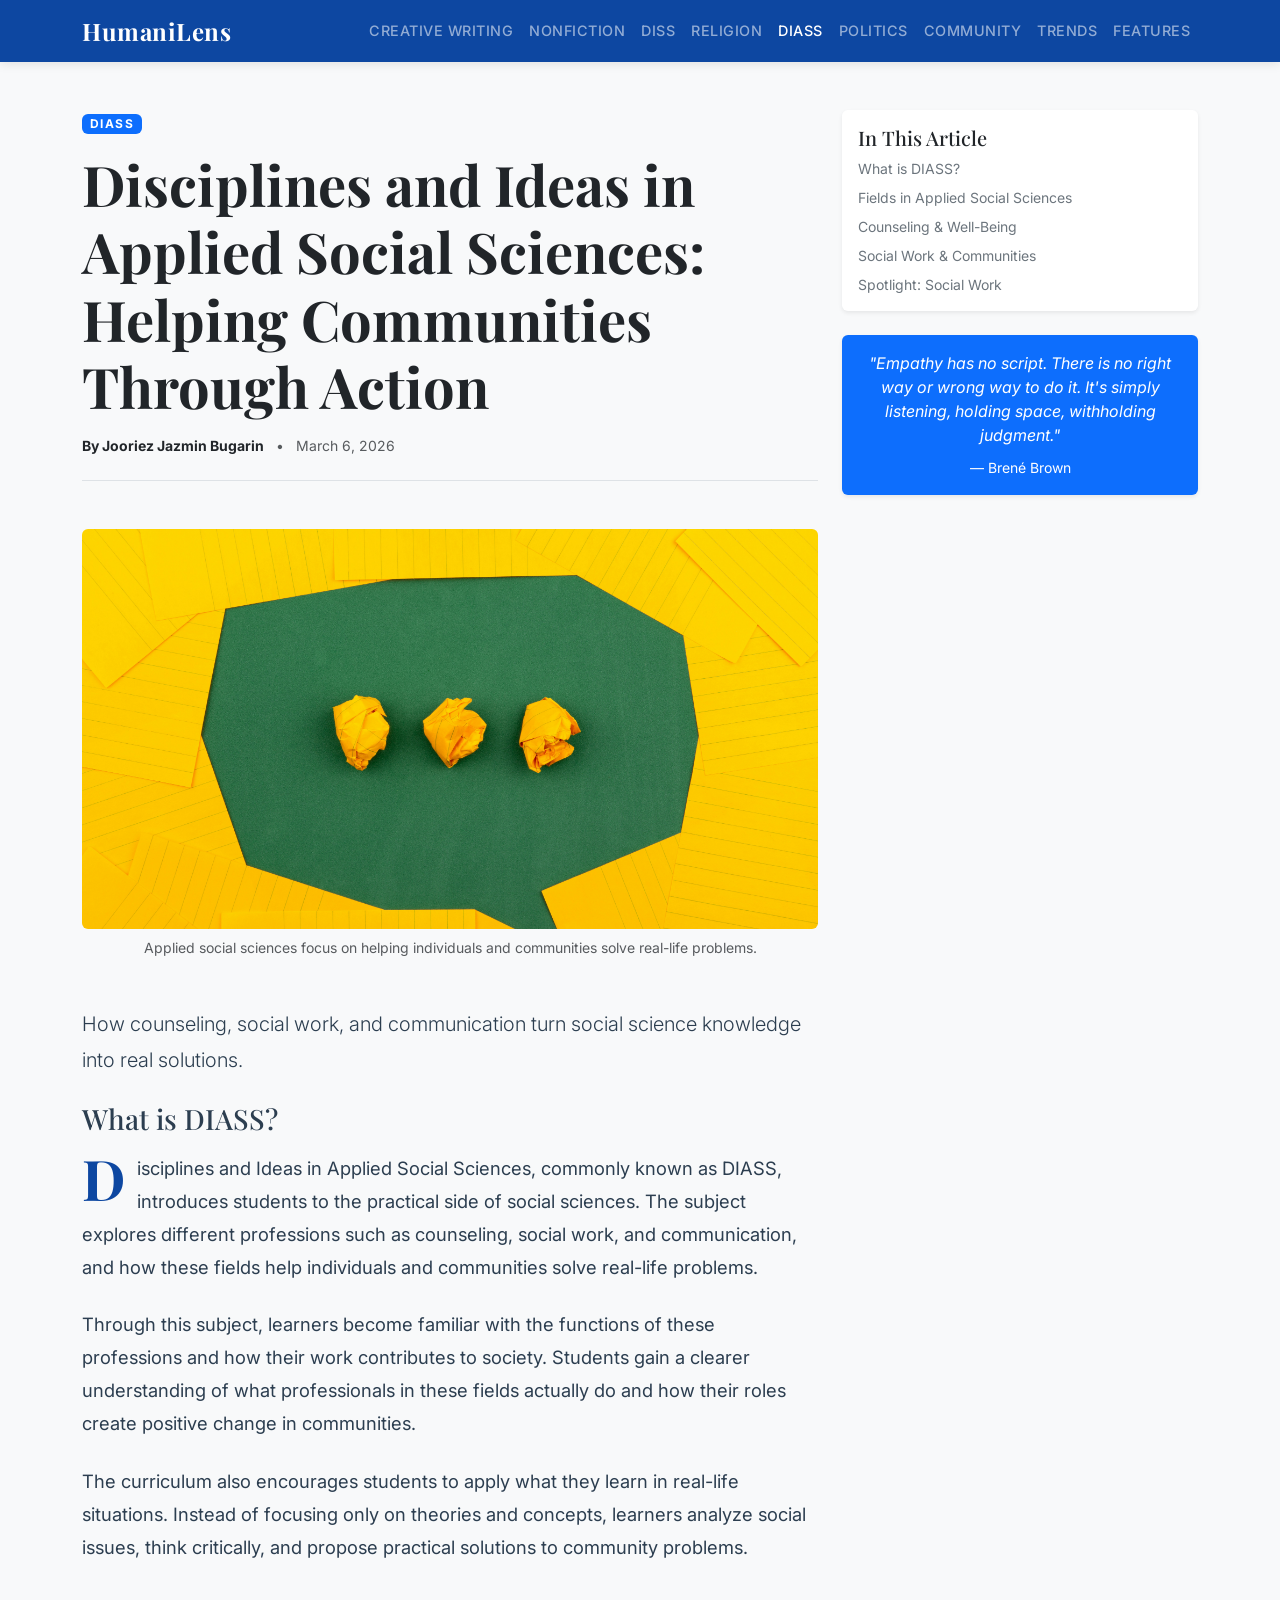
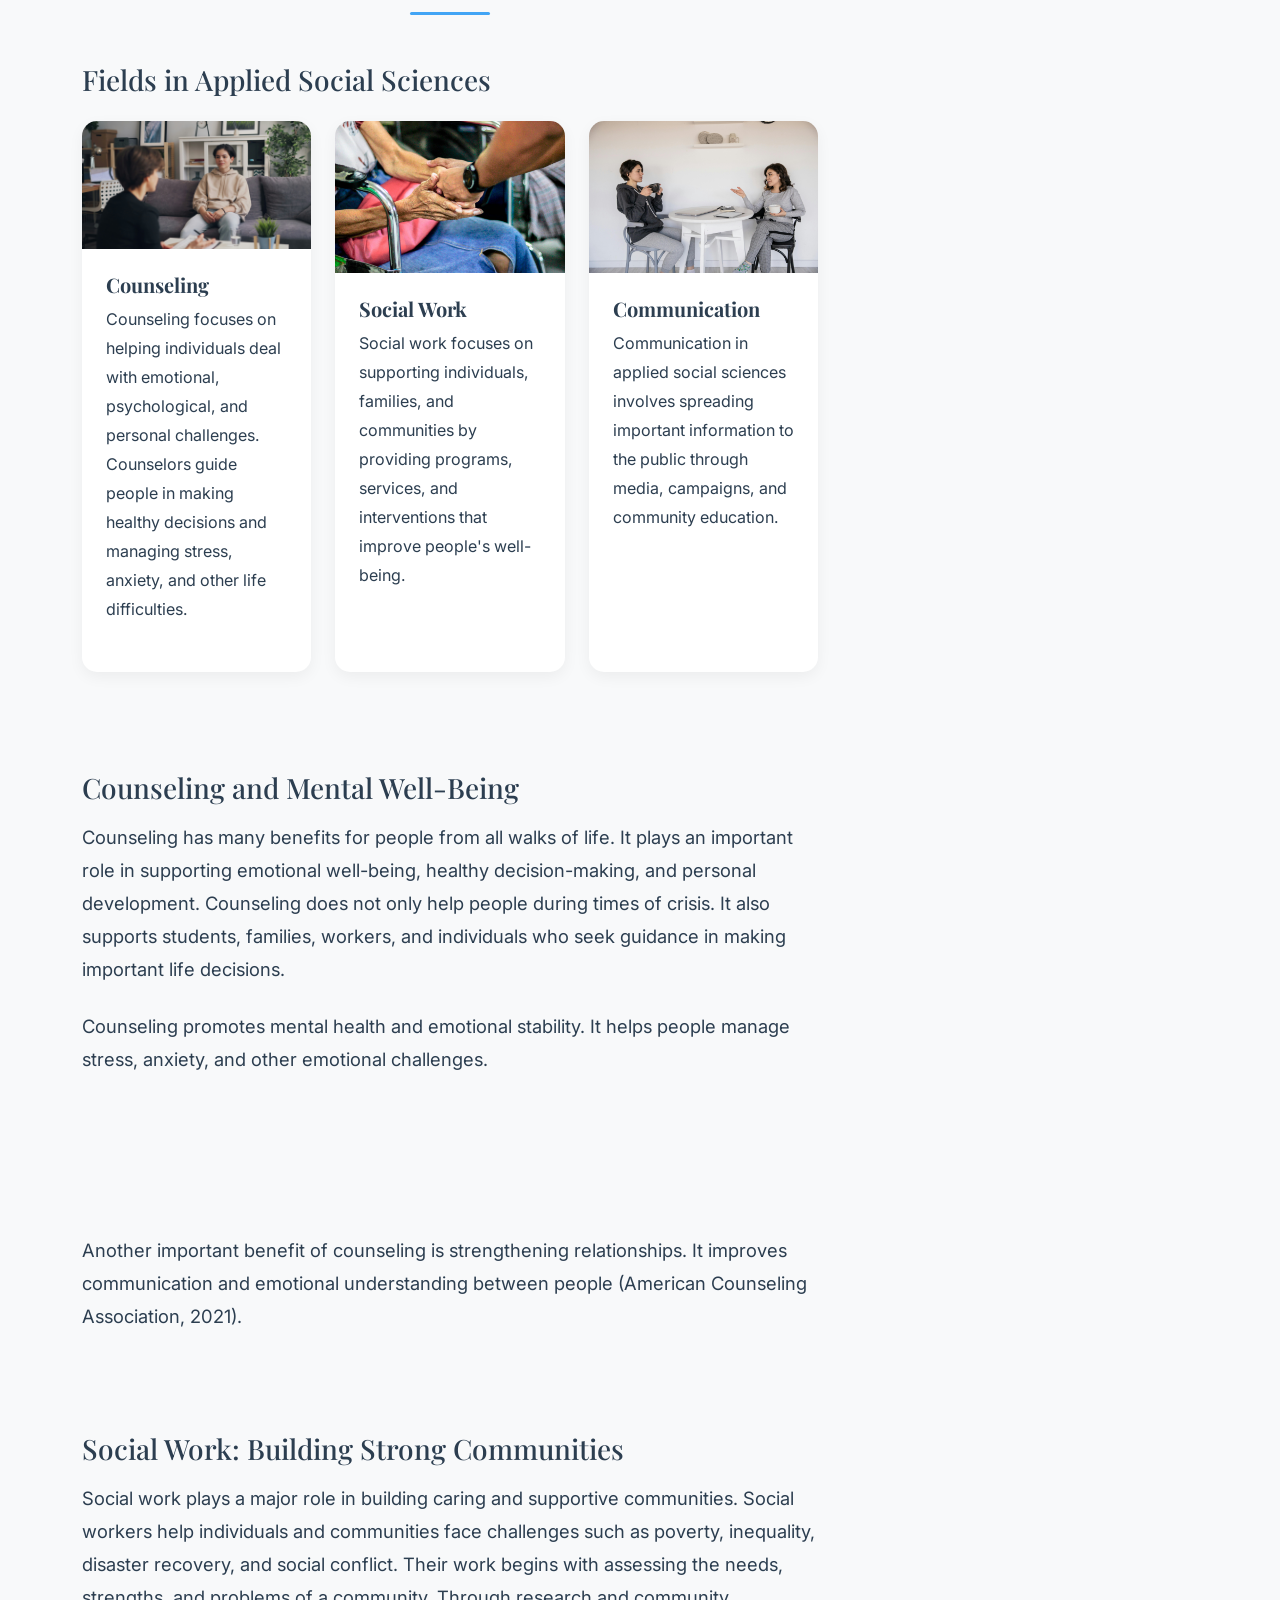
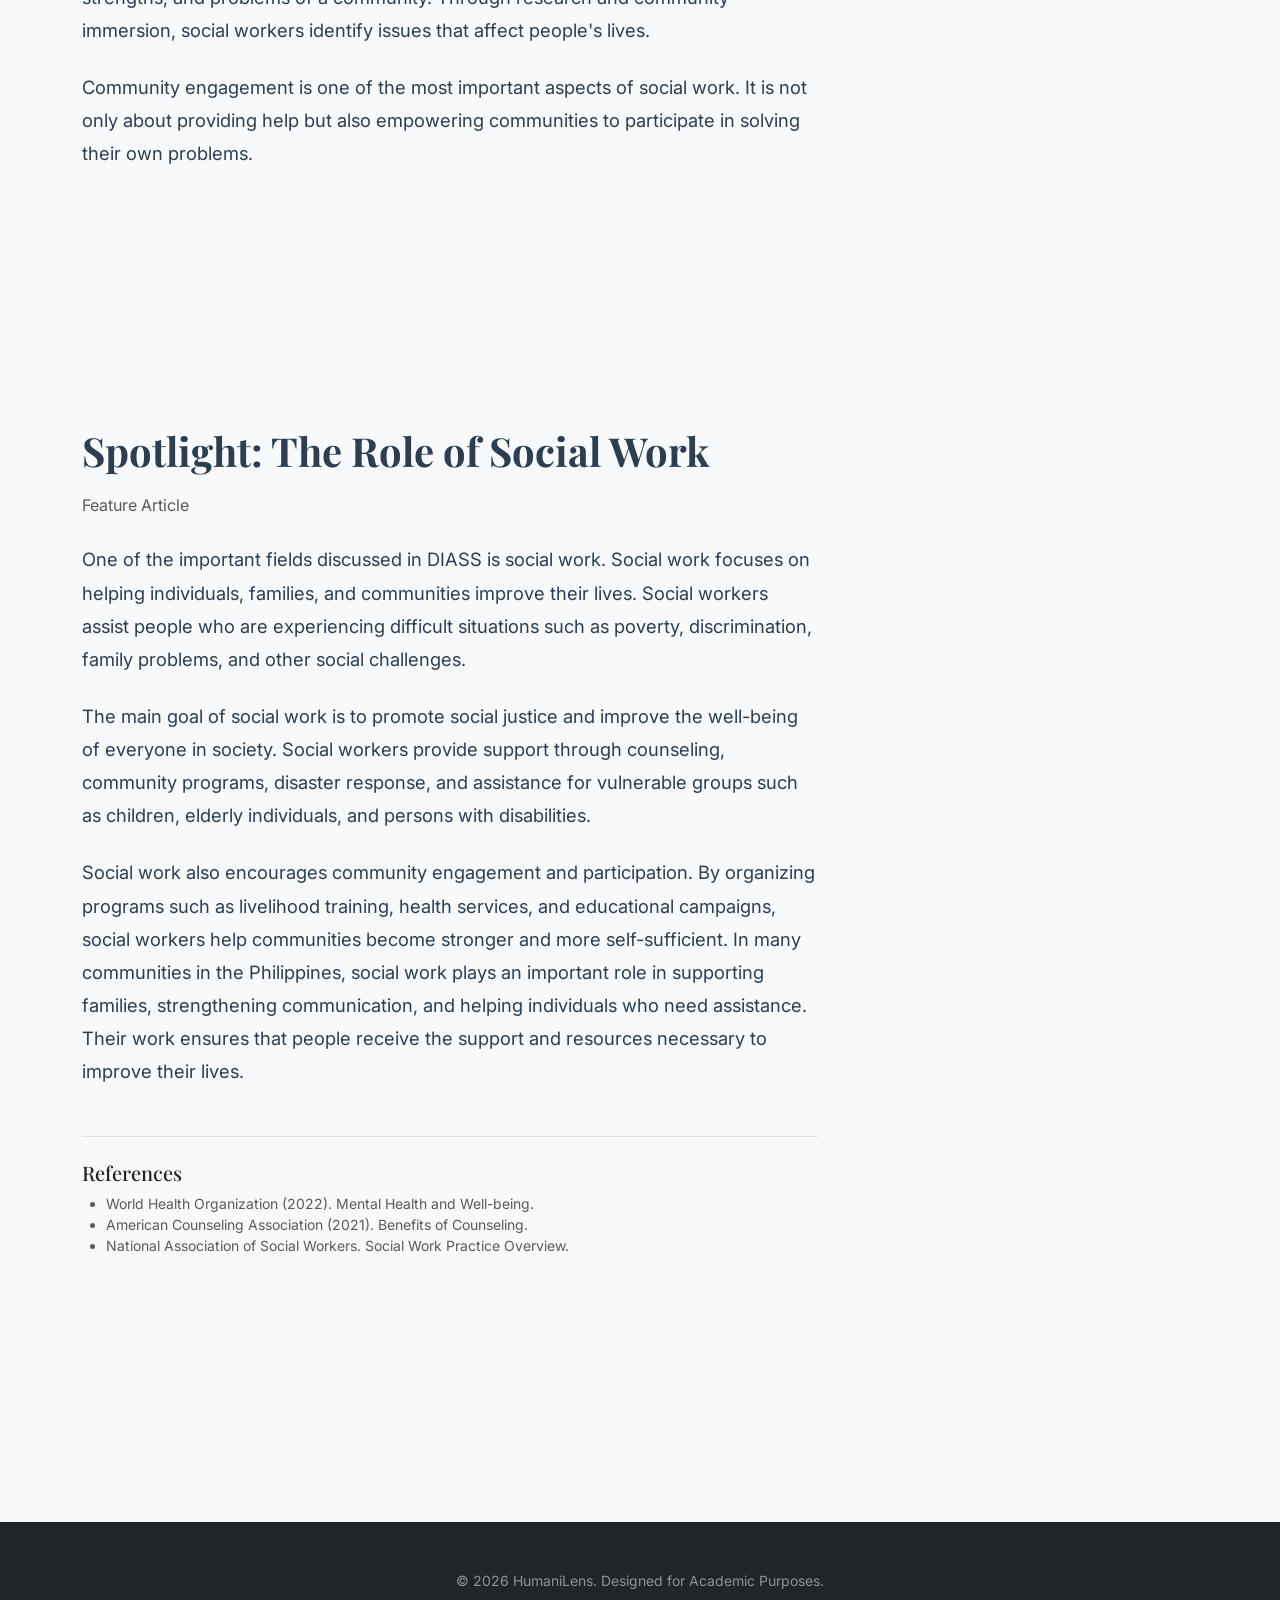
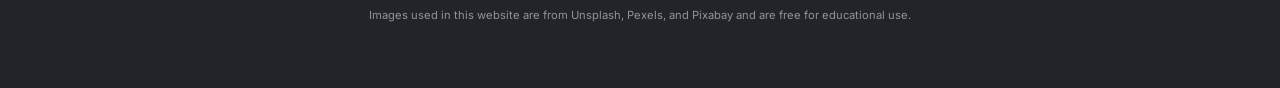
<file: diass.html>
<!DOCTYPE html>
<html lang="en">
<head>
    <meta charset="UTF-8">
    <meta name="viewport" content="width=device-width, initial-scale=1.0">
    <title>DIASS: Counseling & Social Work | HumaniLens</title>
    <meta name="description" content="Discipline and Ideas in the Applied Social Sciences (DIASS): Counseling, Social Work, and Communication.">
    <meta name="author" content="HumaniLens Team">
    
    <link href="https://cdn.jsdelivr.net/npm/bootstrap@5.3.2/dist/css/bootstrap.min.css" rel="stylesheet">
    
    <link rel="preconnect" href="https://fonts.googleapis.com">
    <link rel="preconnect" href="https://fonts.gstatic.com" crossorigin>
    <link href="https://fonts.googleapis.com/css2?family=Inter:wght@300;400;500;600&family=Playfair+Display:ital,wght@0,400;0,600;0,700;1,400&display=swap" rel="stylesheet">
    
    <link rel="stylesheet" href="styles.css">
</head>
<body>
    <!-- Loader -->
    <div id="loader"><div class="spinner"></div></div>

    <!-- Scroll Progress -->
    <div class="progress-container">
        <div class="progress-bar" id="myBar"></div>
    </div>

    <!-- Navigation -->
    <nav class="navbar navbar-expand-lg navbar-dark sticky-top" id="mainNav">
        <div class="container">
            <a class="navbar-brand" href="index.html">HumaniLens</a>
            <button class="navbar-toggler" type="button" data-bs-toggle="collapse" data-bs-target="#navbarNav" aria-controls="navbarNav" aria-expanded="false" aria-label="Toggle navigation">
                <span class="navbar-toggler-icon"></span>
            </button>
            <div class="collapse navbar-collapse" id="navbarNav">
                <ul class="navbar-nav ms-auto">
                    <li class="nav-item"><a class="nav-link" href="creative-writing.html">Creative Writing</a></li>
                    <li class="nav-item"><a class="nav-link" href="creative-nonfiction.html">Nonfiction</a></li>
                    <li class="nav-item"><a class="nav-link" href="diss.html">DISS</a></li>
                    <li class="nav-item"><a class="nav-link" href="religion.html">Religion</a></li>
                    <li class="nav-item"><a class="nav-link active" href="diass.html">DIASS</a></li>
                    <li class="nav-item"><a class="nav-link" href="politics.html">Politics</a></li>
                    <li class="nav-item"><a class="nav-link" href="community.html">Community</a></li>
                    <li class="nav-item"><a class="nav-link" href="trends.html">Trends</a></li>
                    <li class="nav-item"><a class="nav-link" href="feature.html">Features</a></li>
                </ul>
            </div>
        </div>
    </nav>

    <!-- Article Container -->
    <div class="container py-5">
        <div class="row justify-content-center">
            
            <!-- Main Content Column -->
            <main class="col-lg-8 fade-in">
                <header id="feature-article" class="mb-5">
                    <span class="badge bg-primary mb-3 text-uppercase tracking-wide">DIASS</span>
                    <h1 class="display-4 fw-bold font-playfair mb-3">Disciplines and Ideas in Applied Social Sciences: Helping Communities Through Action</h1>
                    <div class="d-flex align-items-center text-muted border-bottom pb-4">
                        <div class="small">
                            <span class="fw-bold text-dark">By Jooriez Jazmin Bugarin</span>
                            <span class="mx-2">&bull;</span>
                            <span>March 6, 2026</span>
                        </div>
                    </div>
                </header>

                <figure class="figure w-100 mb-5 fade-in">
                    <img src="resources/diass/1.jpg" class="img-fluid rounded" alt="Helping hands giving food to children." style="height: 400px; width: 100%; object-fit: cover; object-position: center;">
                    <figcaption class="figure-caption mt-2 text-center">Applied social sciences focus on helping individuals and communities solve real-life problems.</figcaption>
                </figure>

                <article class="article-body font-inter">
                    
                    <p class="lead mb-4">How counseling, social work, and communication turn social science knowledge into real solutions.</p>

                    <h2 id="what-is-diass" class="h3 font-playfair mb-3">What is DIASS?</h2>
                    <p class="drop-cap">Disciplines and Ideas in Applied Social Sciences, commonly known as DIASS, introduces students to the practical side of social sciences. The subject explores different professions such as counseling, social work, and communication, and how these fields help individuals and communities solve real-life problems.</p>
                    <p>Through this subject, learners become familiar with the functions of these professions and how their work contributes to society. Students gain a clearer understanding of what professionals in these fields actually do and how their roles create positive change in communities.</p>
                    <p>The curriculum also encourages students to apply what they learn in real-life situations. Instead of focusing only on theories and concepts, learners analyze social issues, think critically, and propose practical solutions to community problems.</p>

                    <div class="section-divider fade-in"></div>

                    <h2 id="fields" class="h3 font-playfair mb-4">Fields in Applied Social Sciences</h2>
                    <div class="row g-4">
                        <div class="col-md-4 fade-in">
                            <div class="project-card h-100">
                                <img src="resources/diass/2.jpg" class="card-img-top" alt="A counselor speaking with a client.">
                                <div class="p-4">
                                    <h5 class="font-playfair fw-bold">Counseling</h5>
                                    <p class="small">Counseling focuses on helping individuals deal with emotional, psychological, and personal challenges. Counselors guide people in making healthy decisions and managing stress, anxiety, and other life difficulties.</p>
                                </div>
                            </div>
                        </div>
                        <div class="col-md-4 fade-in">
                            <div class="project-card h-100">
                                <img src="resources/diass/3.jpg" class="card-img-top" alt="A social worker helping an elderly person.">
                                <div class="p-4">
                                    <h5 class="font-playfair fw-bold">Social Work</h5>
                                    <p class="small">Social work focuses on supporting individuals, families, and communities by providing programs, services, and interventions that improve people's well-being.</p>
                                </div>
                            </div>
                        </div>
                        <div class="col-md-4 fade-in">
                            <div class="project-card h-100">
                                <img src="resources/diass/4.jpg" class="card-img-top" alt="A person speaking into a microphone for a broadcast.">
                                <div class="p-4">
                                    <h5 class="font-playfair fw-bold">Communication</h5>
                                    <p class="small">Communication in applied social sciences involves spreading important information to the public through media, campaigns, and community education.</p>
                                </div>
                            </div>
                        </div>
                    </div>

                    <div class="section-divider fade-in"></div>

                    <h2 id="counseling-well-being" class="h3 font-playfair mb-3">Counseling and Mental Well-Being</h2>
                    <p>Counseling has many benefits for people from all walks of life. It plays an important role in supporting emotional well-being, healthy decision-making, and personal development. Counseling does not only help people during times of crisis. It also supports students, families, workers, and individuals who seek guidance in making important life decisions.</p>
                    <p>Counseling promotes mental health and emotional stability. It helps people manage stress, anxiety, and other emotional challenges.</p>
                    <div class="pull-quote my-4 p-4 bg-light border-start border-4 border-primary fade-in">
                        <p class="h5 font-playfair fst-italic mb-0 text-dark">"Mental health is an essential component of overall health and well-being."</p>
                        <small class="d-block text-end mt-2">— World Health Organization (WHO), 2022</small>
                    </div>
                    <p>Another important benefit of counseling is strengthening relationships. It improves communication and emotional understanding between people (American Counseling Association, 2021).</p>

                    <div class="section-divider fade-in"></div>

                    <h2 id="social-work-communities" class="h3 font-playfair mb-3">Social Work: Building Strong Communities</h2>
                    <p>Social work plays a major role in building caring and supportive communities. Social workers help individuals and communities face challenges such as poverty, inequality, disaster recovery, and social conflict. Their work begins with assessing the needs, strengths, and problems of a community. Through research and community immersion, social workers identify issues that affect people's lives.</p>
                    <p>Community engagement is one of the most important aspects of social work. It is not only about providing help but also empowering communities to participate in solving their own problems.</p>
                    <div class="pull-quote my-4 p-4 bg-light border-start border-4 border-primary fade-in">
                        <p class="h5 font-playfair fst-italic mb-0 text-dark">"Social workers empower communities to advocate for their needs and create positive social change."</p>
                        <small class="d-block text-end mt-2">— National Association of Social Workers</small>
                    </div>

                    <div class="section-divider fade-in"></div>

                    <section id="social-work-spotlight" class="mt-5">
                        <h2 class="display-6 font-playfair fw-bold mb-3">Spotlight: The Role of Social Work</h2>
                        <p class="small text-muted mb-4">Feature Article</p>
                        <p>One of the important fields discussed in DIASS is social work. Social work focuses on helping individuals, families, and communities improve their lives. Social workers assist people who are experiencing difficult situations such as poverty, discrimination, family problems, and other social challenges.</p>
                        <p>The main goal of social work is to promote social justice and improve the well-being of everyone in society. Social workers provide support through counseling, community programs, disaster response, and assistance for vulnerable groups such as children, elderly individuals, and persons with disabilities.</p>
                        <p>Social work also encourages community engagement and participation. By organizing programs such as livelihood training, health services, and educational campaigns, social workers help communities become stronger and more self-sufficient. In many communities in the Philippines, social work plays an important role in supporting families, strengthening communication, and helping individuals who need assistance. Their work ensures that people receive the support and resources necessary to improve their lives.</p>
                    </section>

                </article>

                <!-- Sources -->
                <div class="mt-5 pt-4 border-top">
                    <h5 class="font-playfair">References</h5>
                    <ul class="small text-muted" style="list-style-type: disc; padding-left: 1.5rem;">
                        <li>World Health Organization (2022). Mental Health and Well-being.</li>
                        <li>American Counseling Association (2021). Benefits of Counseling.</li>
                        <li>National Association of Social Workers. Social Work Practice Overview.</li>
                    </ul>
                </div>

                <!-- Author Bio Box -->
                <div class="bg-light p-4 rounded mt-5 fade-in">
                    <h5 class="font-playfair">About the Section</h5>
                    <p class="small mb-0">The DIASS section focuses on the practical application of social science theories in counseling, social work, and communication.</p>
                </div>
            </main>

            <!-- Sidebar -->
            <aside class="col-lg-4 mt-5 mt-lg-0">
                <div class="sticky-top" style="top: 100px; z-index: 1;">
                    
                    <!-- Quick Nav -->
                    <div class="card border-0 shadow-sm mb-4 fade-in">
                        <div class="card-body">
                            <h5 class="card-title font-playfair">In This Article</h5>
                            <ul class="list-unstyled small mb-0">
                                <li class="mb-2"><a href="#what-is-diass" class="text-decoration-none text-secondary">What is DIASS?</a></li>
                                <li class="mb-2"><a href="#fields" class="text-decoration-none text-secondary">Fields in Applied Social Sciences</a></li>
                                <li class="mb-2"><a href="#counseling-well-being" class="text-decoration-none text-secondary">Counseling & Well-Being</a></li>
                                <li class="mb-2"><a href="#social-work-communities" class="text-decoration-none text-secondary">Social Work & Communities</a></li>
                                <li><a href="#social-work-spotlight" class="text-decoration-none text-secondary">Spotlight: Social Work</a></li>
                            </ul>
                        </div>
                    </div>

                    <!-- Quote Box -->
                    <div class="card bg-primary text-white border-0 shadow-sm fade-in">
                        <div class="card-body text-center">
                            <p class="fst-italic mb-2">"Empathy has no script. There is no right way or wrong way to do it. It's simply listening, holding space, withholding judgment."</p>
                            <small>— Brené Brown</small>
                        </div>
                    </div>

                </div>
            </aside>
        </div>
    </div>

    <!-- Footer -->
    <footer class="bg-dark text-white py-5 mt-5">
        <div class="container text-center">
            <p class="small text-white-50">&copy; <span id="year"></span> HumaniLens. Designed for Academic Purposes.</p>
            <p class="small text-white-50 mt-2" style="font-size: 0.7rem;">Images used in this website are from Unsplash, Pexels, and Pixabay and are free for educational use.</p>
        </div>
    </footer>

    <!-- Back to Top Button -->
    <button id="back-to-top" class="btn btn-primary shadow" aria-label="Back to Top">↑</button>

    <script src="https://cdn.jsdelivr.net/npm/bootstrap@5.3.2/dist/js/bootstrap.bundle.min.js"></script>
    <script src="script.js"></script>
</body>
</html>
</file>
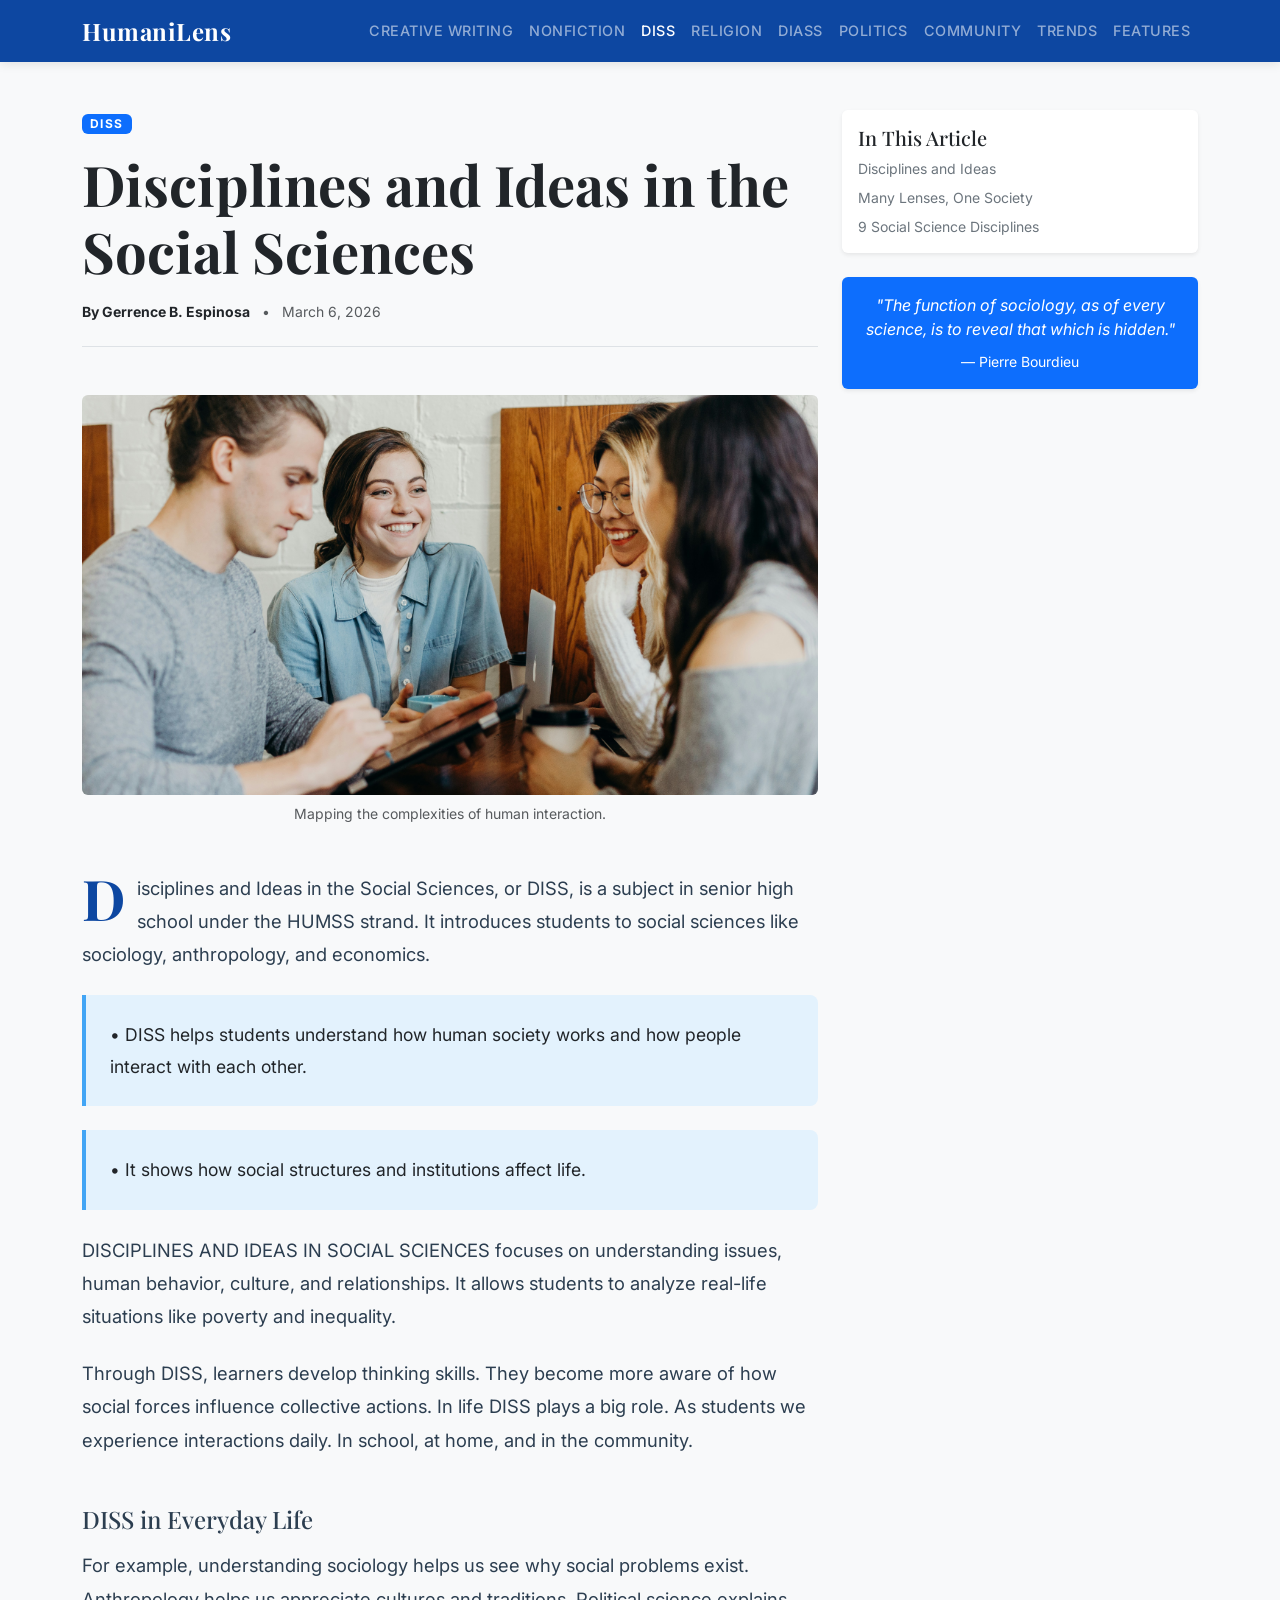
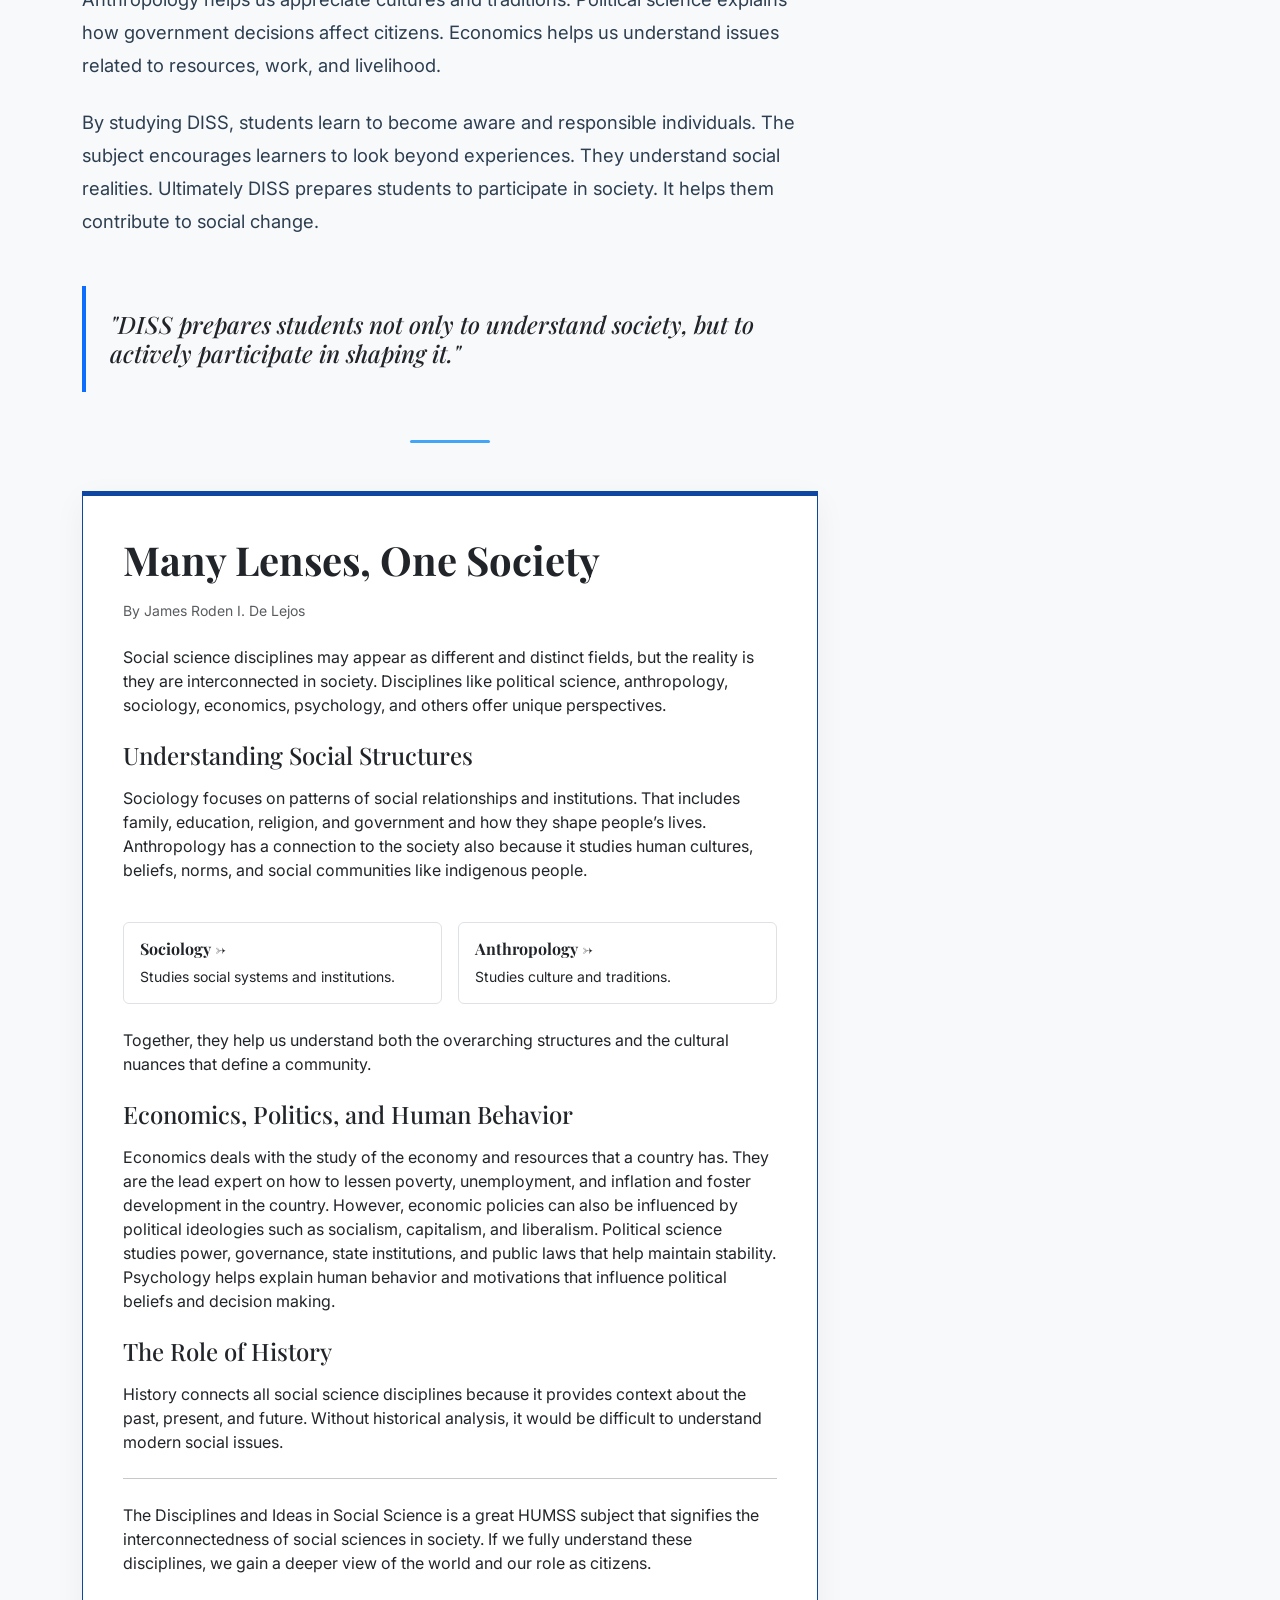
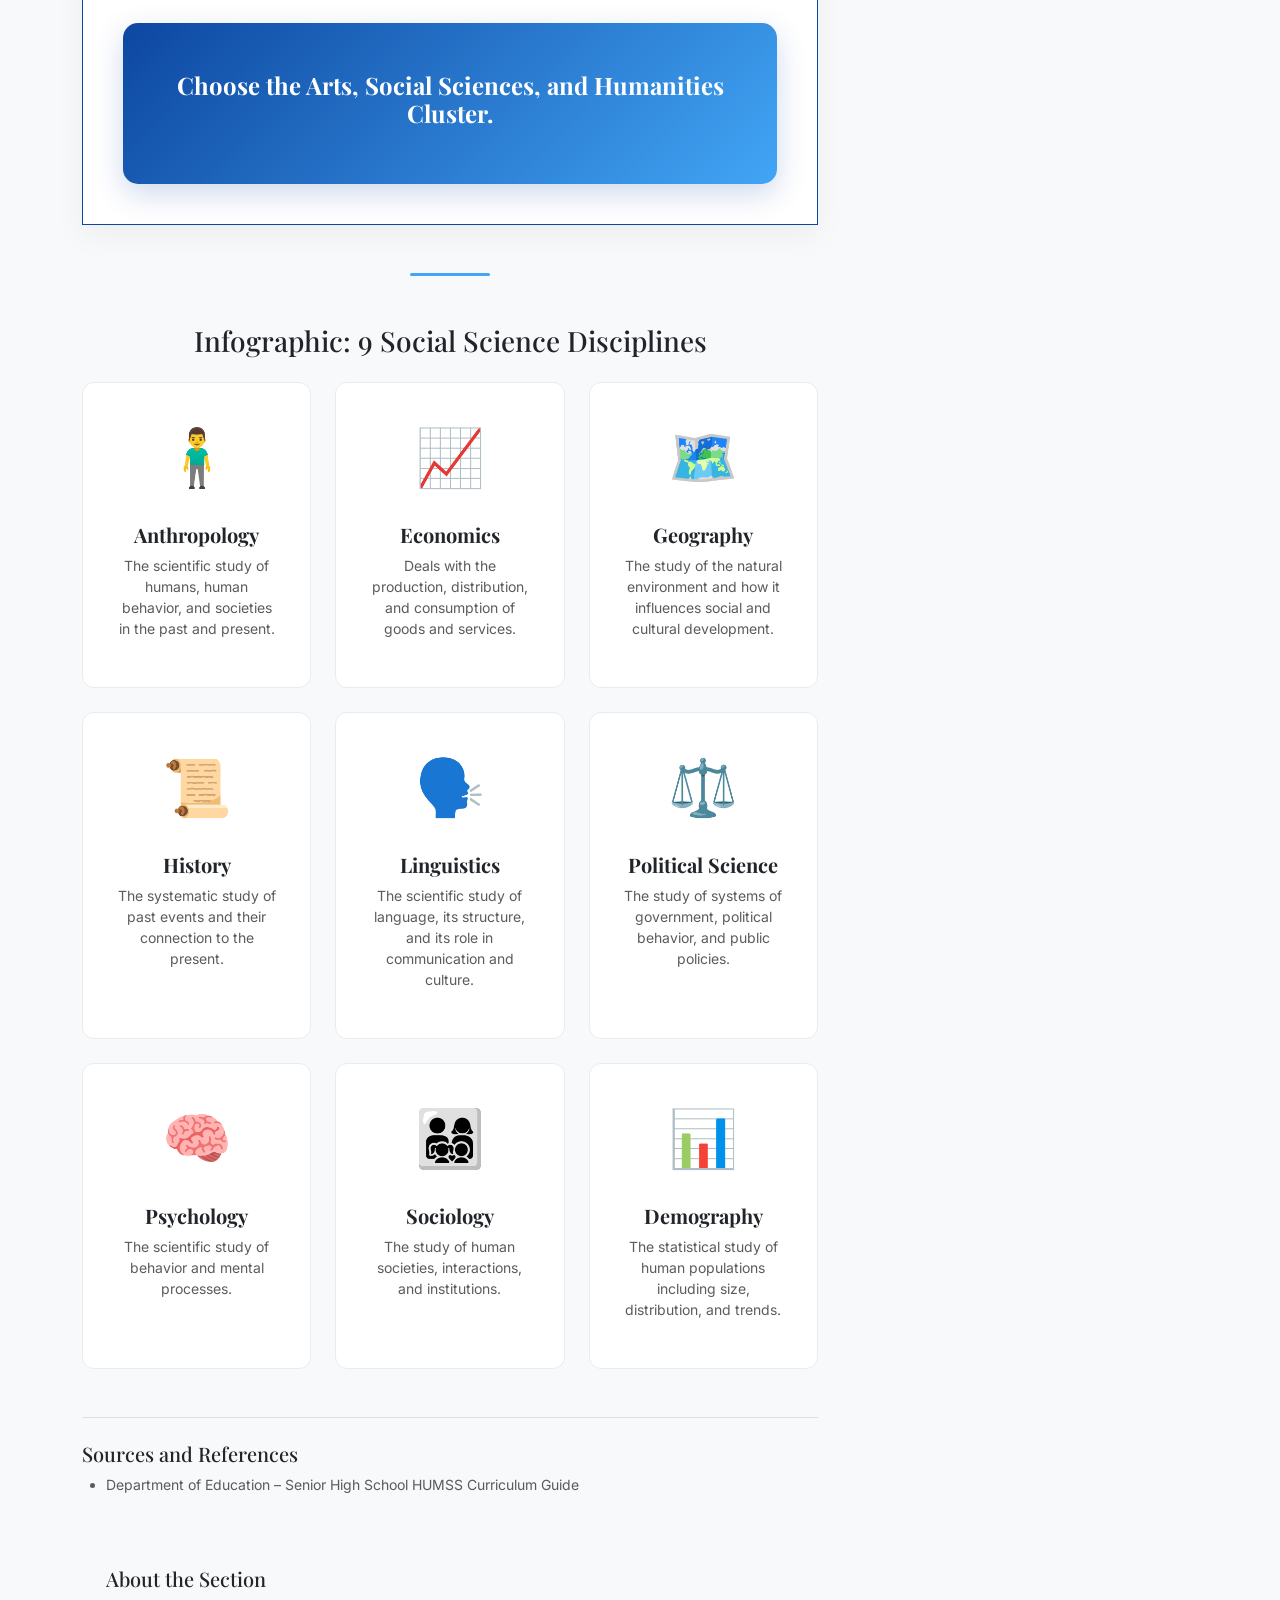
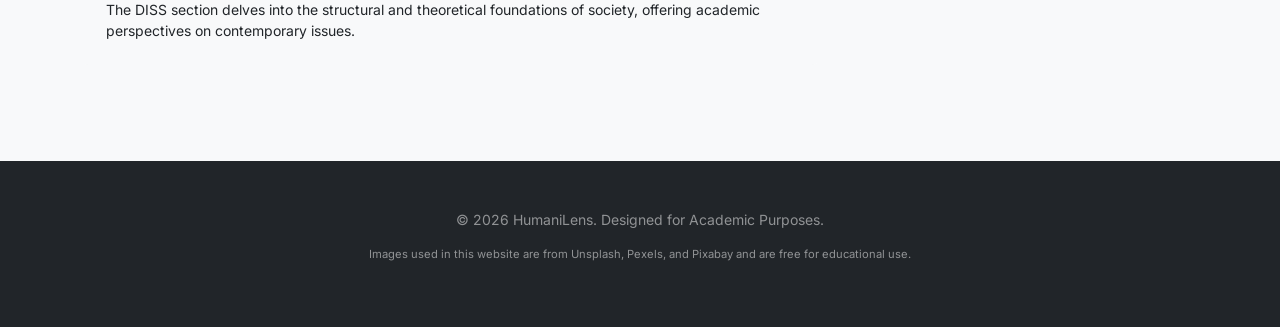
<file: diss.html>
<!DOCTYPE html>
<html lang="en">
<head>
    <meta charset="UTF-8">
    <meta name="viewport" content="width=device-width, initial-scale=1.0">
    <title>DISS: Understanding Society | HumaniLens</title>
    <meta name="description" content="Disciplines and Ideas in the Social Sciences (DISS): Understanding society through Anthropology, Economics, History, and more.">
    <meta name="author" content="HumaniLens Team">
    
    <link href="https://cdn.jsdelivr.net/npm/bootstrap@5.3.2/dist/css/bootstrap.min.css" rel="stylesheet">
    
    <link rel="preconnect" href="https://fonts.googleapis.com">
    <link rel="preconnect" href="https://fonts.gstatic.com" crossorigin>
    <link href="https://fonts.googleapis.com/css2?family=Inter:wght@300;400;500;600&family=Playfair+Display:ital,wght@0,400;0,600;0,700;1,400&display=swap" rel="stylesheet">
    
    <link rel="stylesheet" href="styles.css">
</head>
<body>
    <!-- Loader -->
    <div id="loader"><div class="spinner"></div></div>

    <!-- Scroll Progress -->
    <div class="progress-container">
        <div class="progress-bar" id="myBar"></div>
    </div>

    <!-- Navigation -->
    <nav class="navbar navbar-expand-lg navbar-dark sticky-top" id="mainNav">
        <div class="container">
            <a class="navbar-brand" href="index.html">HumaniLens</a>
            <button class="navbar-toggler" type="button" data-bs-toggle="collapse" data-bs-target="#navbarNav" aria-controls="navbarNav" aria-expanded="false" aria-label="Toggle navigation">
                <span class="navbar-toggler-icon"></span>
            </button>
            <div class="collapse navbar-collapse" id="navbarNav">
                <ul class="navbar-nav ms-auto">
                    <li class="nav-item"><a class="nav-link" href="creative-writing.html">Creative Writing</a></li>
                    <li class="nav-item"><a class="nav-link" href="creative-nonfiction.html">Nonfiction</a></li>
                    <li class="nav-item"><a class="nav-link active" href="diss.html">DISS</a></li>
                    <li class="nav-item"><a class="nav-link" href="religion.html">Religion</a></li>
                    <li class="nav-item"><a class="nav-link" href="diass.html">DIASS</a></li>
                    <li class="nav-item"><a class="nav-link" href="politics.html">Politics</a></li>
                    <li class="nav-item"><a class="nav-link" href="community.html">Community</a></li>
                    <li class="nav-item"><a class="nav-link" href="trends.html">Trends</a></li>
                    <li class="nav-item"><a class="nav-link" href="feature.html">Features</a></li>
                </ul>
            </div>
        </div>
    </nav>

    <!-- Article Container -->
    <div class="container py-5">
        <div class="row justify-content-center">
            
            <!-- Main Content Column -->
            <main class="col-lg-8 fade-in">
                <header id="feature-article" class="mb-5">
                    <span class="badge bg-primary mb-3 text-uppercase tracking-wide">DISS</span>
                    <h1 class="display-4 fw-bold font-playfair mb-3">Disciplines and Ideas in the Social Sciences</h1>
                    <div class="d-flex align-items-center text-muted border-bottom pb-4">
                        <div class="small">
                            <span class="fw-bold text-dark">By Gerrence B. Espinosa</span>
                            <span class="mx-2">&bull;</span>
                            <span>March 6, 2026</span>
                        </div>
                    </div>
                </header>

                <figure class="figure w-100 mb-5 fade-in">
                    <img src="resources/diss/1.jpg" class="img-fluid rounded" alt="A diverse group of people interacting in a sunlit room." style="height: 400px; width: 100%; object-fit: cover; object-position: center;">
                    <figcaption class="figure-caption mt-2 text-center">Mapping the complexities of human interaction.</figcaption>
                </figure>

                <article class="article-body font-inter">
                    
                    <p class="drop-cap">Disciplines and Ideas in the Social Sciences, or DISS, is a subject in senior high school under the HUMSS strand. It introduces students to social sciences like sociology, anthropology, and economics.</p>

                    <div class="highlight-bullet-card fade-in my-4">
                        <p>• DISS helps students understand how human society works and how people interact with each other.</p>
                    </div>
                    <div class="highlight-bullet-card fade-in mb-4">
                        <p>• It shows how social structures and institutions affect life.</p>
                    </div>

                    <p>DISCIPLINES AND IDEAS IN SOCIAL SCIENCES focuses on understanding issues, human behavior, culture, and relationships. It allows students to analyze real-life situations like poverty and inequality.</p>
                    <p>Through DISS, learners develop thinking skills. They become more aware of how social forces influence collective actions. In life DISS plays a big role. As students we experience interactions daily. In school, at home, and in the community.</p>

                    <h3 class="h4 font-playfair mt-5 mb-3">DISS in Everyday Life</h3>
                    <p>For example, understanding sociology helps us see why social problems exist. Anthropology helps us appreciate cultures and traditions. Political science explains how government decisions affect citizens. Economics helps us understand issues related to resources, work, and livelihood.</p>
                    <p>By studying DISS, students learn to become aware and responsible individuals. The subject encourages learners to look beyond experiences. They understand social realities. Ultimately DISS prepares students to participate in society. It helps them contribute to social change.</p>

                    <div class="pull-quote my-5 p-4 bg-light border-start border-4 border-primary fade-in">
                        <p class="h4 font-playfair fst-italic mb-0 text-dark">"DISS prepares students not only to understand society, but to actively participate in shaping it."</p>
                    </div>
                </article>

                <div class="section-divider fade-in"></div>

                <section id="many-lenses" class="mt-5">
                    <div class="feature-box fade-in">
                        <h2 class="display-6 font-playfair fw-bold mb-3">Many Lenses, One Society</h2>
                        <p class="small text-muted mb-4">By James Roden I. De Lejos</p>

                        <p>Social science disciplines may appear as different and distinct fields, but the reality is they are interconnected in society. Disciplines like political science, anthropology, sociology, economics, psychology, and others offer unique perspectives.</p>

                        <h3 class="h4 font-playfair mt-4 mb-3">Understanding Social Structures</h3>
                        <p>Sociology focuses on patterns of social relationships and institutions. That includes family, education, religion, and government and how they shape people’s lives. Anthropology has a connection to the society also because it studies human cultures, beliefs, norms, and social communities like indigenous people.</p>

                        <div class="row g-3 my-4">
                            <div class="col-md-6">
                                <div class="p-3 border rounded h-100">
                                    <h6 class="fw-bold">Sociology →</h6>
                                    <p class="small mb-0">Studies social systems and institutions.</p>
                                </div>
                            </div>
                            <div class="col-md-6">
                                <div class="p-3 border rounded h-100">
                                    <h6 class="fw-bold">Anthropology →</h6>
                                    <p class="small mb-0">Studies culture and traditions.</p>
                                </div>
                            </div>
                        </div>
                        <p>Together, they help us understand both the overarching structures and the cultural nuances that define a community.</p>

                        <h3 class="h4 font-playfair mt-4 mb-3">Economics, Politics, and Human Behavior</h3>
                        <p>Economics deals with the study of the economy and resources that a country has. They are the lead expert on how to lessen poverty, unemployment, and inflation and foster development in the country. However, economic policies can also be influenced by political ideologies such as socialism, capitalism, and liberalism. Political science studies power, governance, state institutions, and public laws that help maintain stability. Psychology helps explain human behavior and motivations that influence political beliefs and decision making.</p>

                        <h3 class="h4 font-playfair mt-4 mb-3">The Role of History</h3>
                        <p>History connects all social science disciplines because it provides context about the past, present, and future. Without historical analysis, it would be difficult to understand modern social issues.</p>

                        <hr class="my-4">

                        <p>The Disciplines and Ideas in Social Science is a great HUMSS subject that signifies the interconnectedness of social sciences in society. If we fully understand these disciplines, we gain a deeper view of the world and our role as citizens.</p>

                        <div class="cta-block mt-5 fade-in">
                            <h4 class="font-playfair fw-bold mb-2">Choose the Arts, Social Sciences, and Humanities Cluster.</h4>
                        </div>
                    </div>
                </section>

                <div class="section-divider fade-in"></div>

                <section id="infographic" class="mt-5">
                    <h2 class="h3 font-playfair mb-4 text-center">Infographic: 9 Social Science Disciplines</h2>
                    <div class="row g-4">
                        <div class="col-md-4 fade-in"><div class="infographic-item h-100"><div class="infographic-icon">🧍‍♂️</div><h5 class="font-playfair fw-bold">Anthropology</h5><p class="small text-muted">The scientific study of humans, human behavior, and societies in the past and present.</p></div></div>
                        <div class="col-md-4 fade-in"><div class="infographic-item h-100"><div class="infographic-icon">📈</div><h5 class="font-playfair fw-bold">Economics</h5><p class="small text-muted">Deals with the production, distribution, and consumption of goods and services.</p></div></div>
                        <div class="col-md-4 fade-in"><div class="infographic-item h-100"><div class="infographic-icon">🗺️</div><h5 class="font-playfair fw-bold">Geography</h5><p class="small text-muted">The study of the natural environment and how it influences social and cultural development.</p></div></div>
                        <div class="col-md-4 fade-in"><div class="infographic-item h-100"><div class="infographic-icon">📜</div><h5 class="font-playfair fw-bold">History</h5><p class="small text-muted">The systematic study of past events and their connection to the present.</p></div></div>
                        <div class="col-md-4 fade-in"><div class="infographic-item h-100"><div class="infographic-icon">🗣️</div><h5 class="font-playfair fw-bold">Linguistics</h5><p class="small text-muted">The scientific study of language, its structure, and its role in communication and culture.</p></div></div>
                        <div class="col-md-4 fade-in"><div class="infographic-item h-100"><div class="infographic-icon">⚖️</div><h5 class="font-playfair fw-bold">Political Science</h5><p class="small text-muted">The study of systems of government, political behavior, and public policies.</p></div></div>
                        <div class="col-md-4 fade-in"><div class="infographic-item h-100"><div class="infographic-icon">🧠</div><h5 class="font-playfair fw-bold">Psychology</h5><p class="small text-muted">The scientific study of behavior and mental processes.</p></div></div>
                        <div class="col-md-4 fade-in"><div class="infographic-item h-100"><div class="infographic-icon">👨‍👩‍👧‍👦</div><h5 class="font-playfair fw-bold">Sociology</h5><p class="small text-muted">The study of human societies, interactions, and institutions.</p></div></div>
                        <div class="col-md-4 fade-in"><div class="infographic-item h-100"><div class="infographic-icon">📊</div><h5 class="font-playfair fw-bold">Demography</h5><p class="small text-muted">The statistical study of human populations including size, distribution, and trends.</p></div></div>
                    </div>
                </section>

                </article>

                <!-- Sources -->
                <div class="mt-5 pt-4 border-top">
                    <h5 class="font-playfair">Sources and References</h5>
                    <ul class="small text-muted" style="list-style-type: disc; padding-left: 1.5rem;">
                        <li>Department of Education – Senior High School HUMSS Curriculum Guide</li>
                    </ul>
                </div>

                <!-- Author Bio Box -->
                <div class="bg-light p-4 rounded mt-5 fade-in">
                    <h5 class="font-playfair">About the Section</h5>
                    <p class="small mb-0">The DISS section delves into the structural and theoretical foundations of society, offering academic perspectives on contemporary issues.</p>
                </div>
            </main>

            <!-- Sidebar -->
            <aside class="col-lg-4 mt-5 mt-lg-0">
                <div class="sticky-top" style="top: 100px; z-index: 1;">
                    
                    <!-- Quick Nav -->
                    <div class="card border-0 shadow-sm mb-4 fade-in">
                        <div class="card-body">
                            <h5 class="card-title font-playfair">In This Article</h5>
                            <ul class="list-unstyled small mb-0">
                                <li class="mb-2"><a href="#feature-article" class="text-decoration-none text-secondary">Disciplines and Ideas</a></li>
                                <li class="mb-2"><a href="#many-lenses" class="text-decoration-none text-secondary">Many Lenses, One Society</a></li>
                                <li><a href="#infographic" class="text-decoration-none text-secondary">9 Social Science Disciplines</a></li>
                            </ul>
                        </div>
                    </div>

                    <!-- Quote Box -->
                    <div class="card bg-primary text-white border-0 shadow-sm fade-in">
                        <div class="card-body text-center">
                            <p class="fst-italic mb-2">"The function of sociology, as of every science, is to reveal that which is hidden."</p>
                            <small>— Pierre Bourdieu</small>
                        </div>
                    </div>

                </div>
            </aside>
        </div>
    </div>

    <!-- Footer -->
    <footer class="bg-dark text-white py-5 mt-5">
        <div class="container text-center">
            <p class="small text-white-50">&copy; <span id="year"></span> HumaniLens. Designed for Academic Purposes.</p>
            <p class="small text-white-50 mt-2" style="font-size: 0.7rem;">Images used in this website are from Unsplash, Pexels, and Pixabay and are free for educational use.</p>
        </div>
    </footer>

    <!-- Back to Top Button -->
    <button id="back-to-top" class="btn btn-primary shadow" aria-label="Back to Top">↑</button>

    <script src="https://cdn.jsdelivr.net/npm/bootstrap@5.3.2/dist/js/bootstrap.bundle.min.js"></script>
    <script src="script.js"></script>
</body>
</html>
</file>
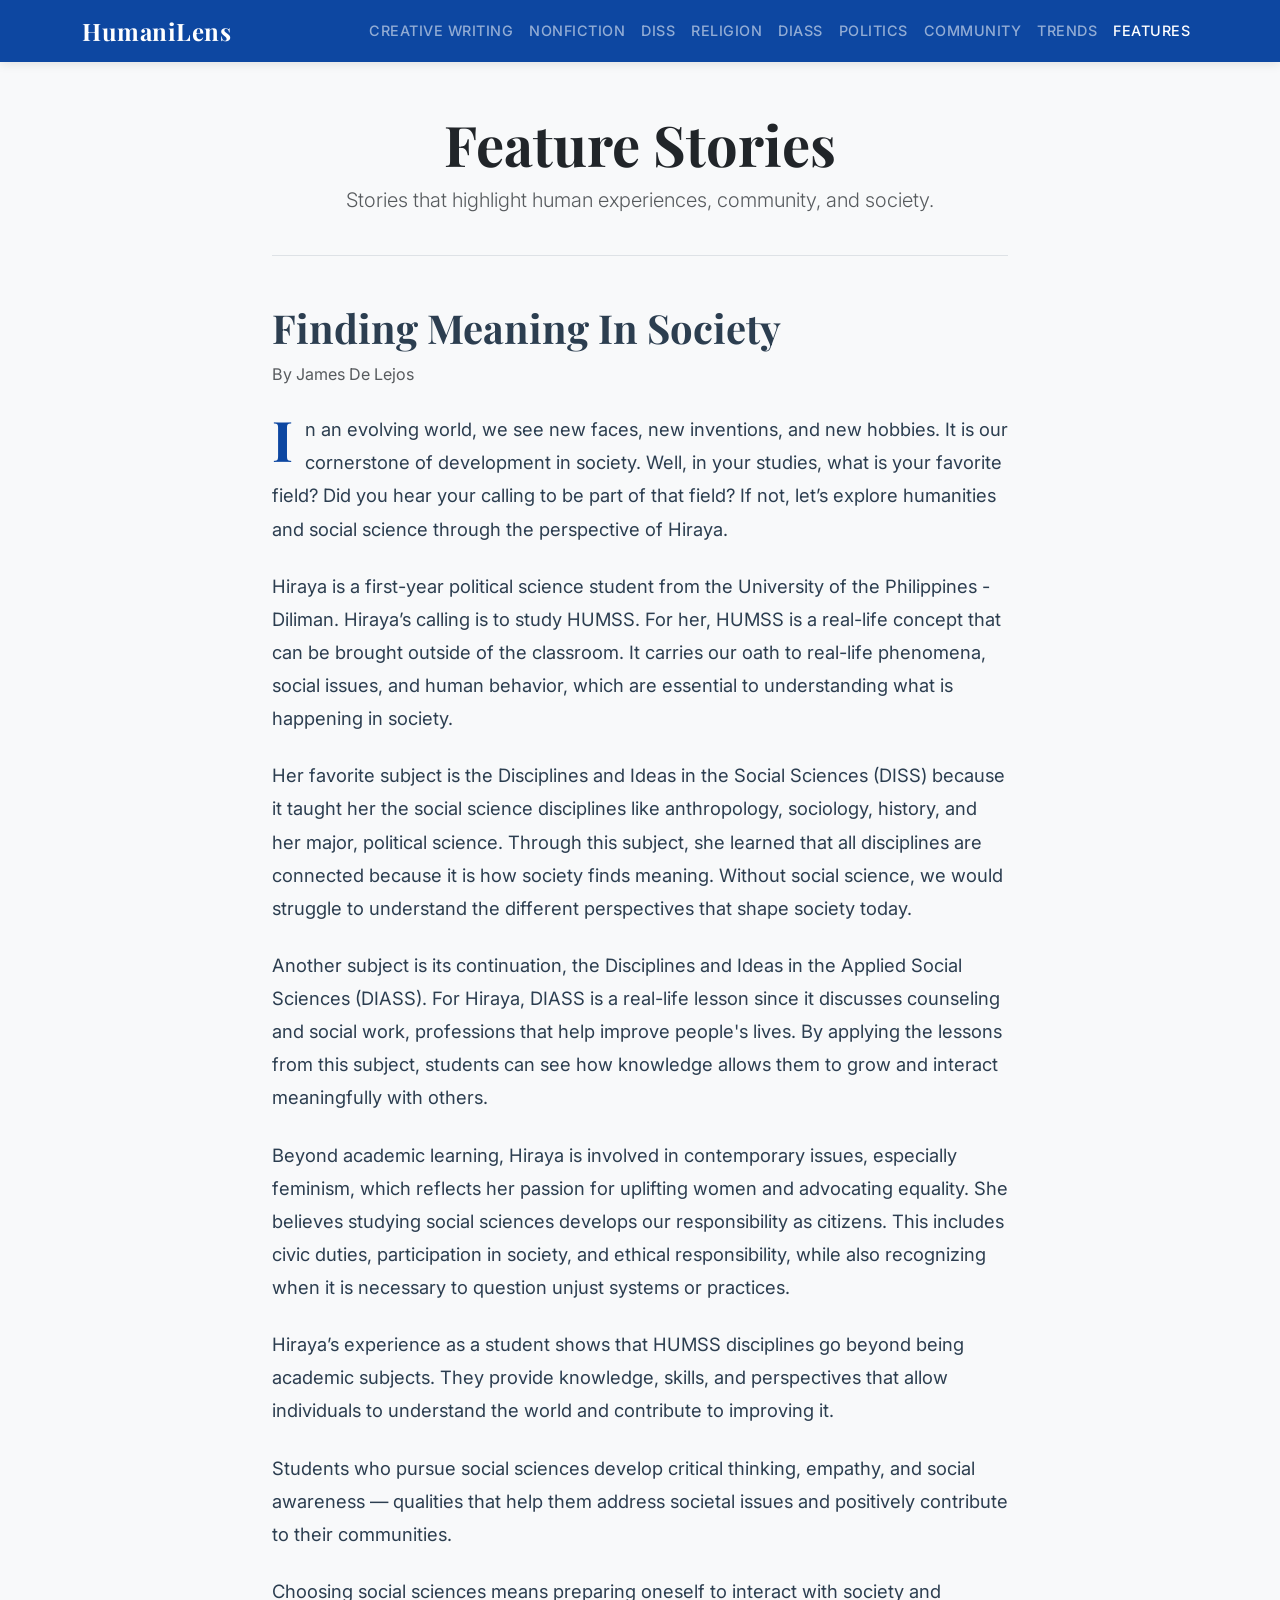
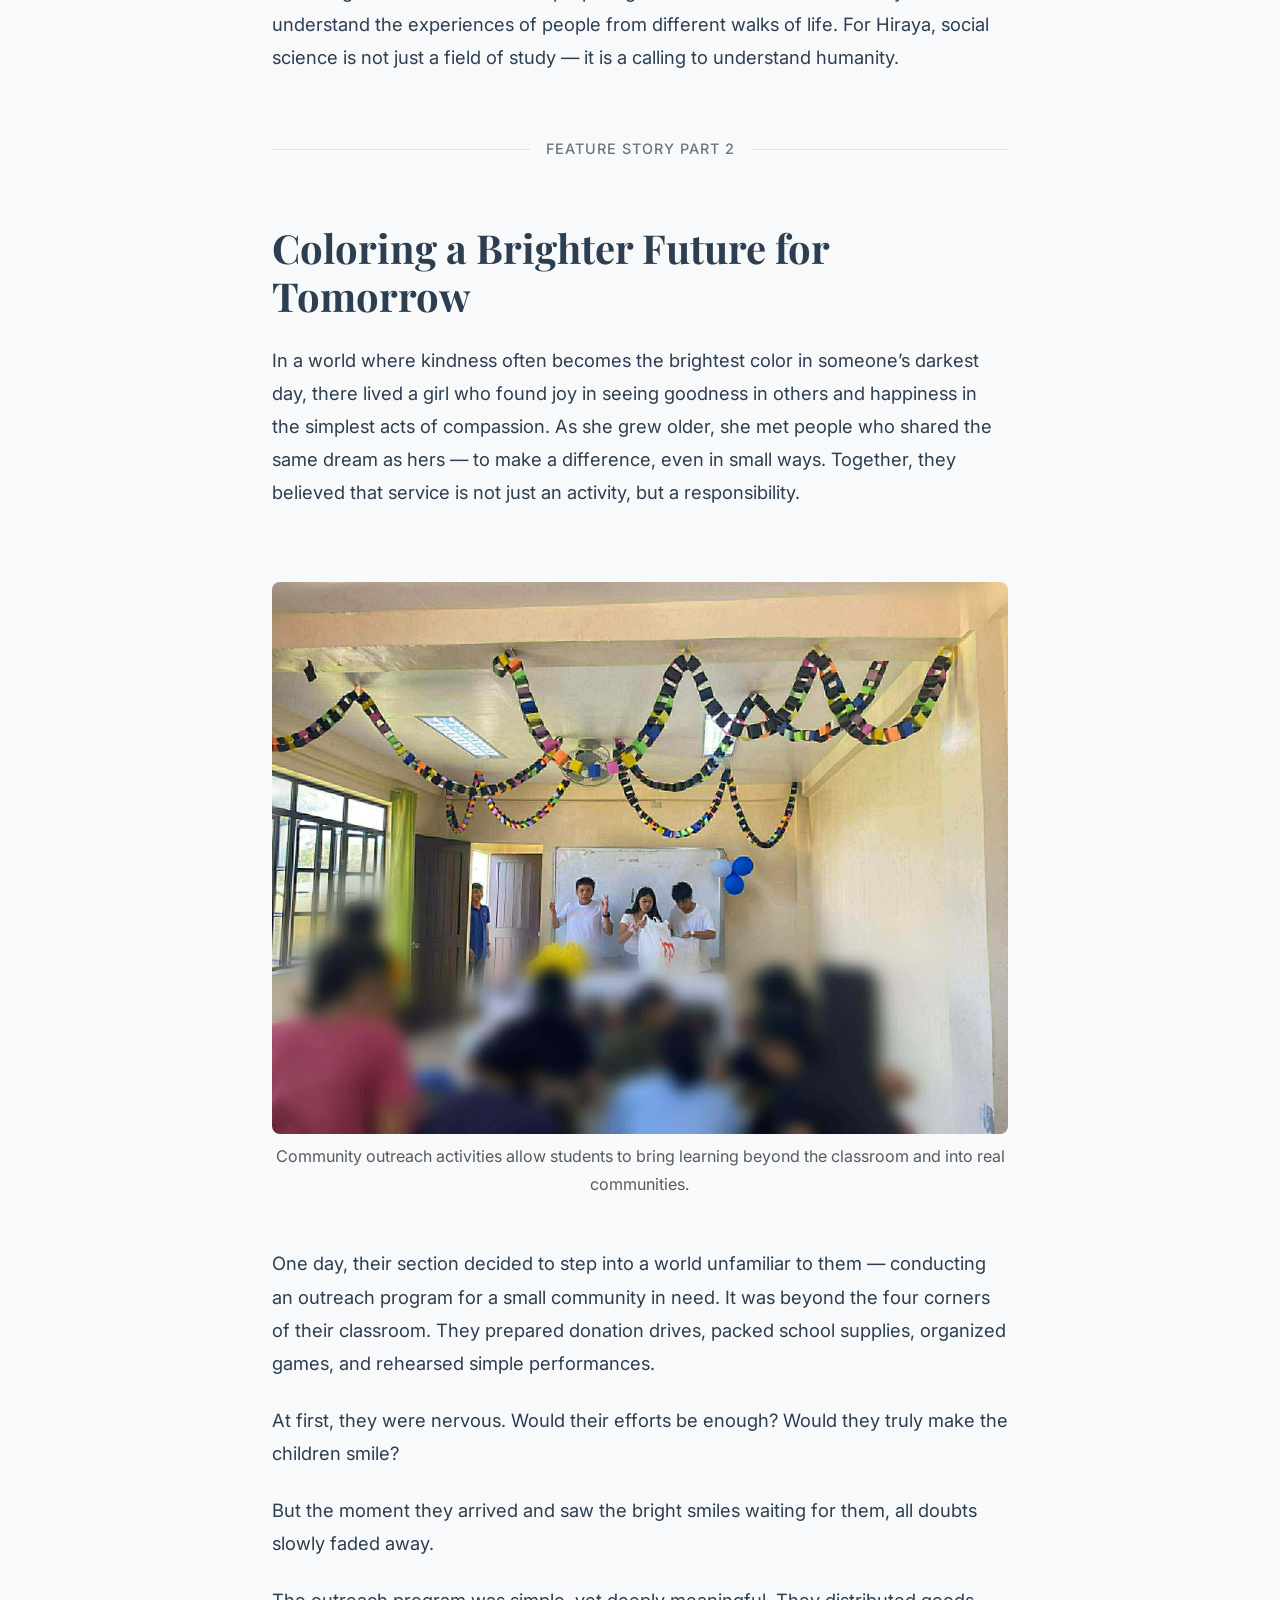
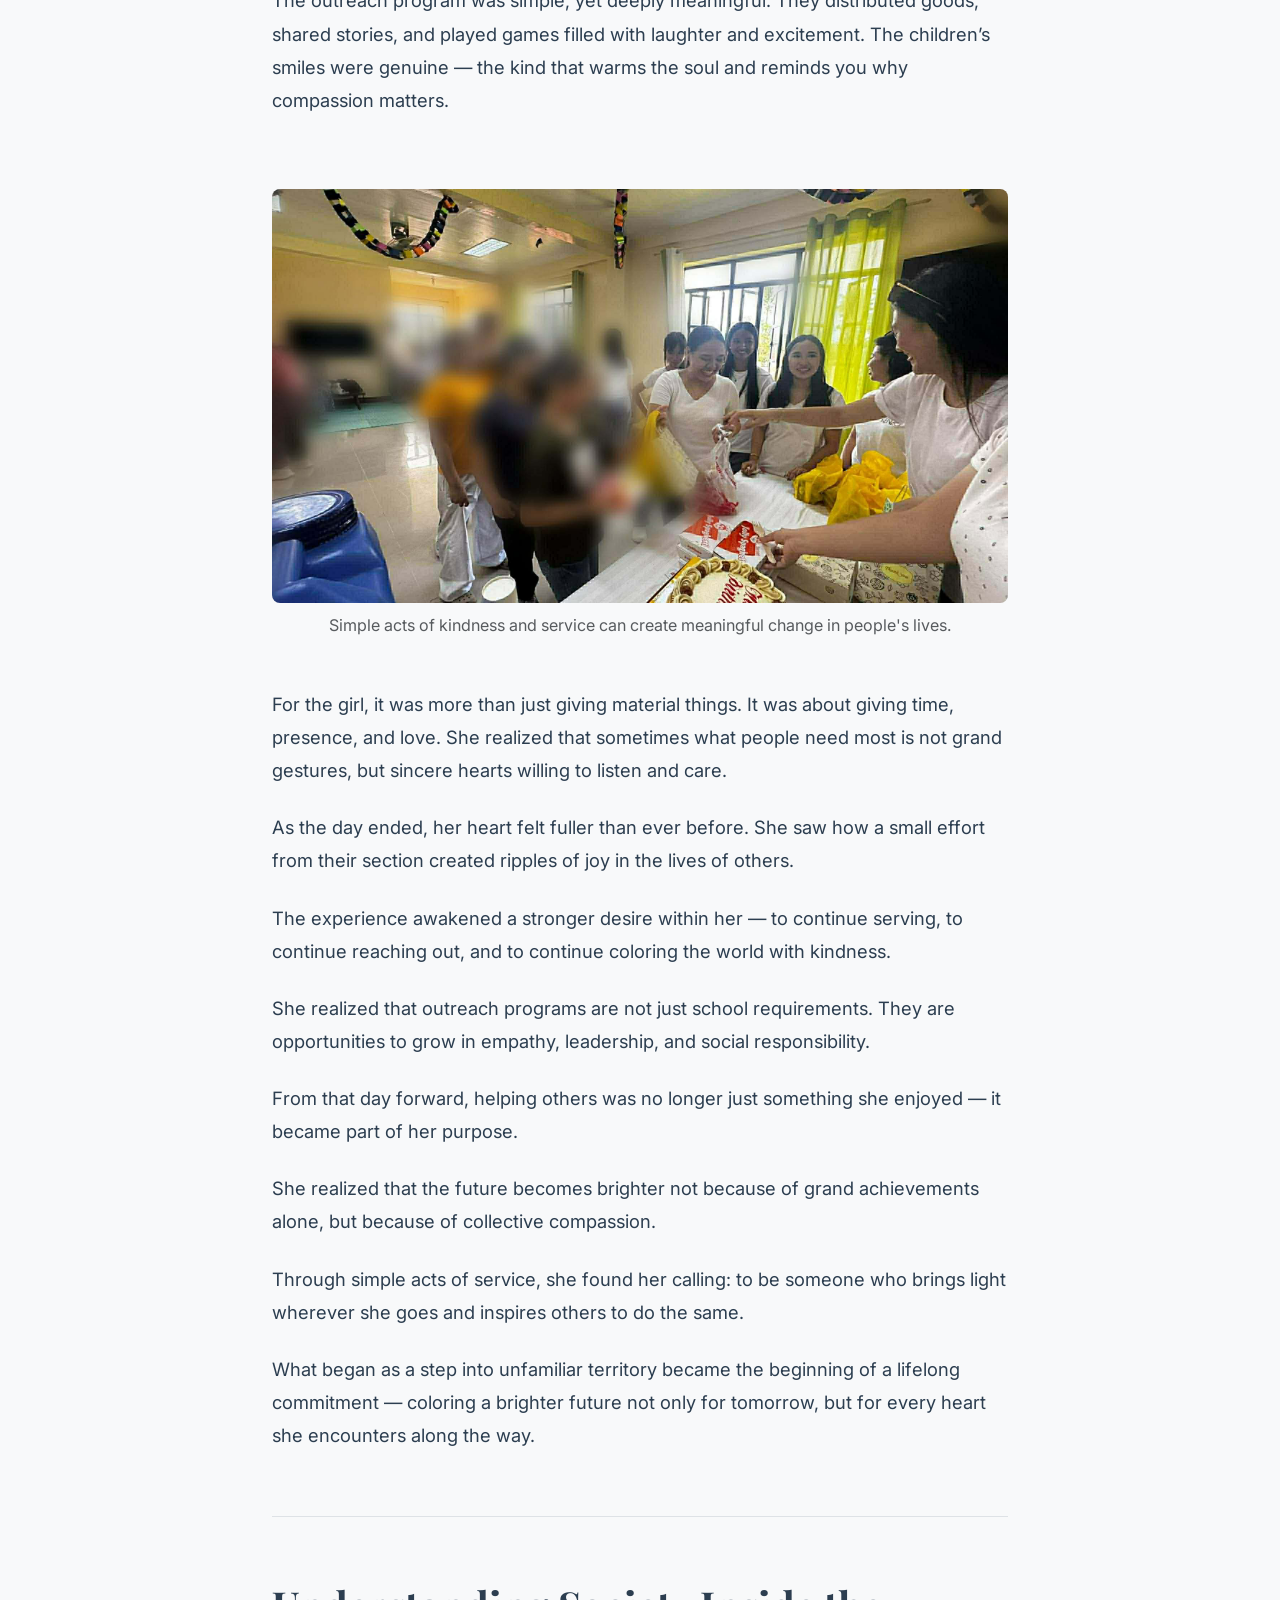
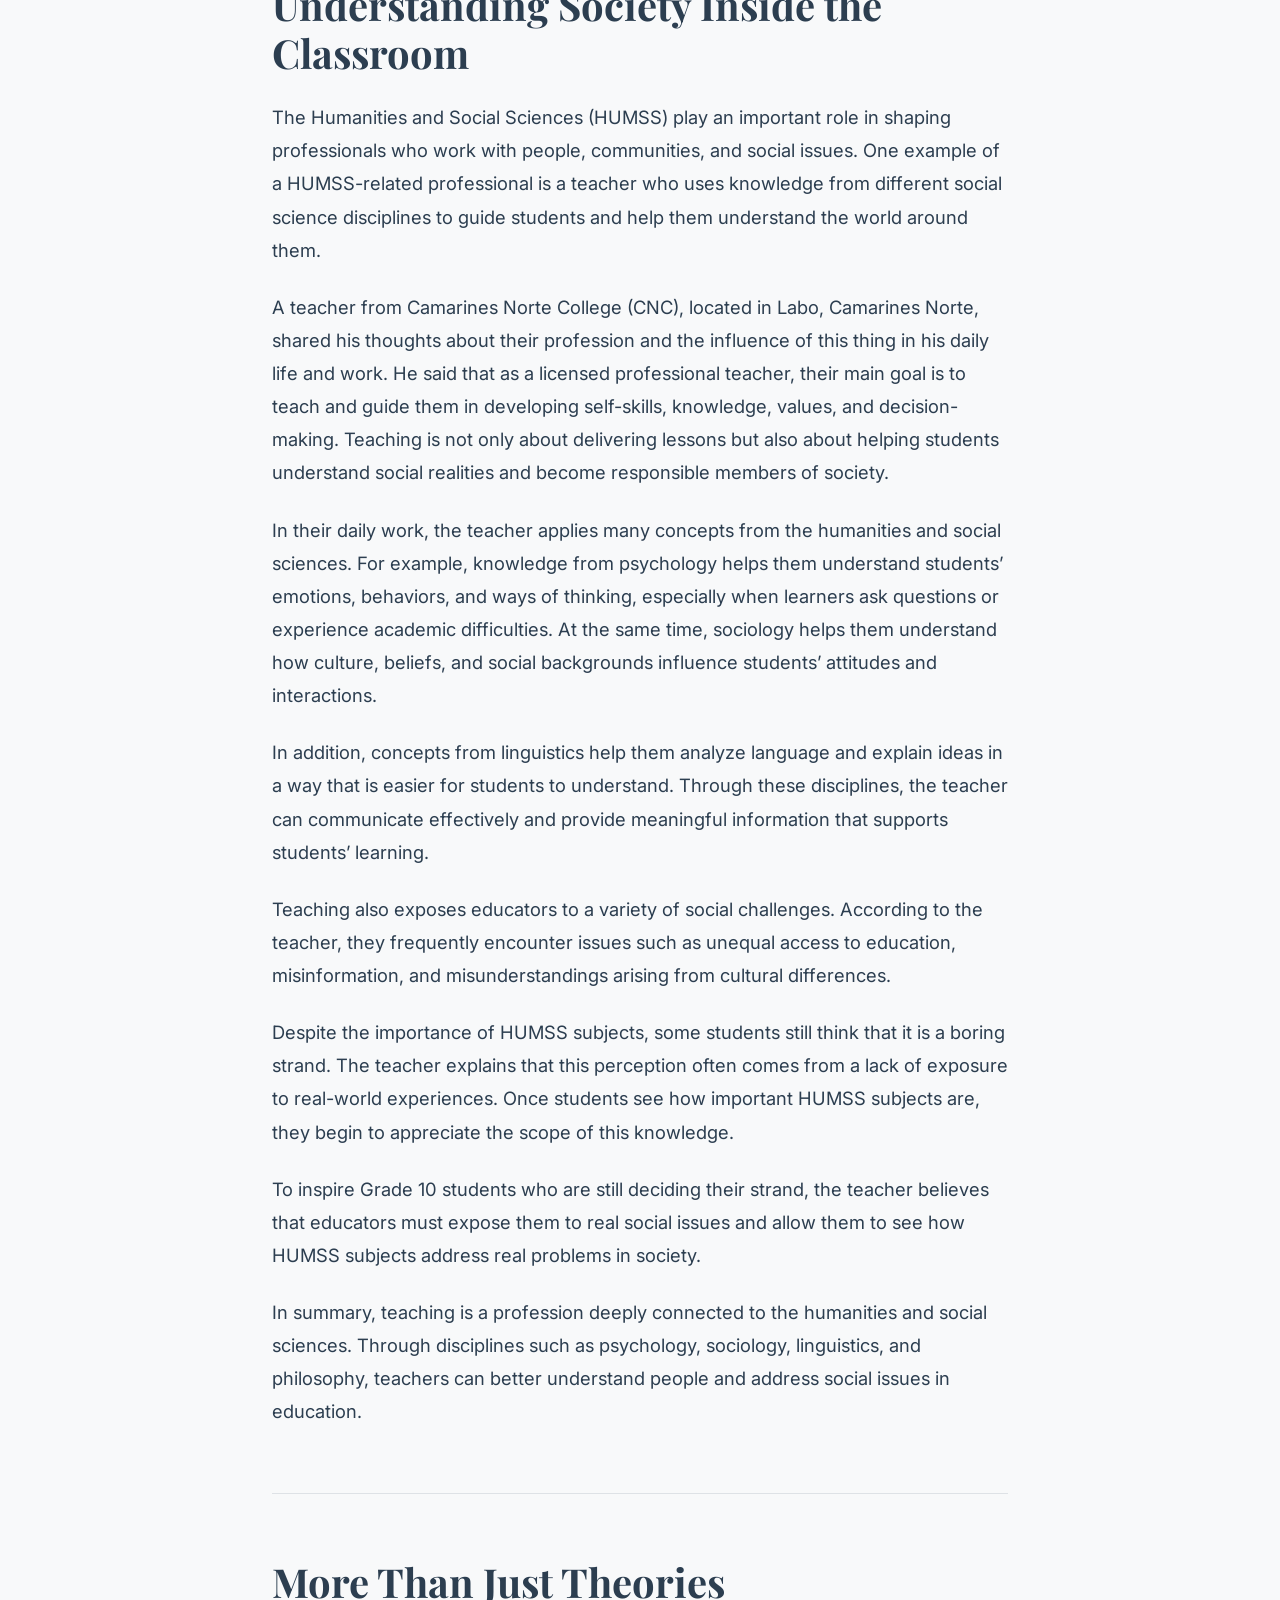
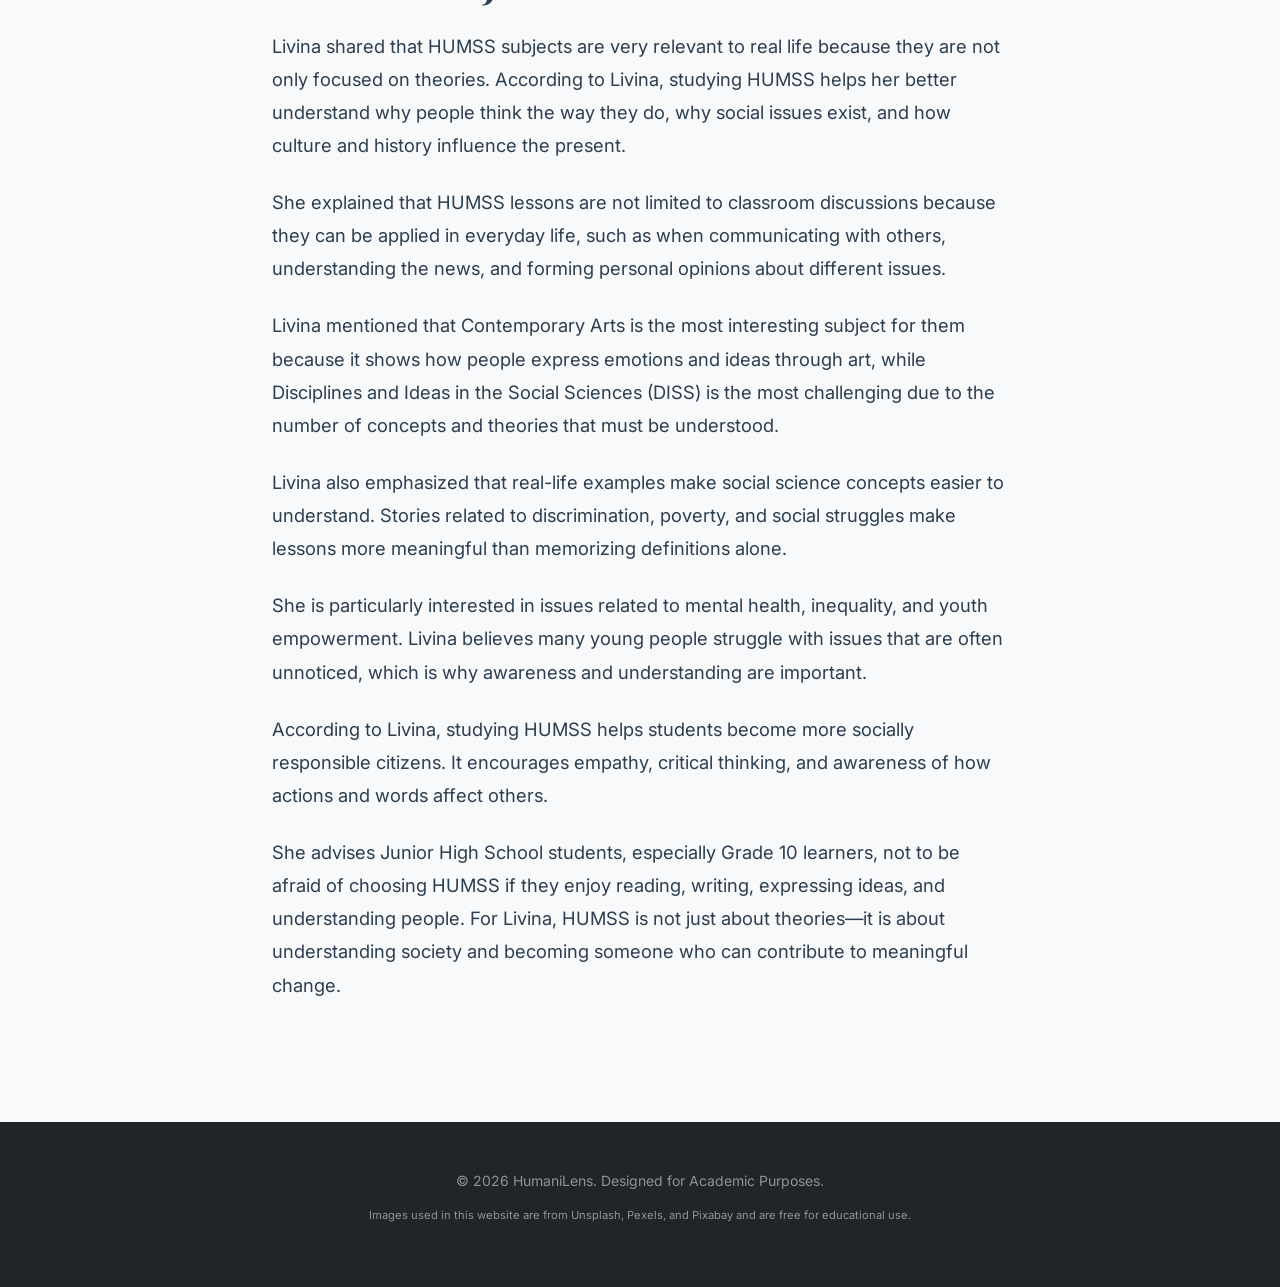
<file: feature.html>
<!DOCTYPE html>
<html lang="en">
<head>
    <meta charset="UTF-8">
    <meta name="viewport" content="width=device-width, initial-scale=1.0">
    <title>Feature Stories | HumaniLens</title>
    <meta name="description" content="Stories that highlight human experiences, community, and society.">
    <meta name="author" content="HumaniLens Team">
    
    <link href="https://cdn.jsdelivr.net/npm/bootstrap@5.3.2/dist/css/bootstrap.min.css" rel="stylesheet">
    
    <link rel="preconnect" href="https://fonts.googleapis.com">
    <link rel="preconnect" href="https://fonts.gstatic.com" crossorigin>
    <link href="https://fonts.googleapis.com/css2?family=Inter:wght@300;400;500;600&family=Playfair+Display:ital,wght@0,400;0,600;0,700;1,400&display=swap" rel="stylesheet">
    
    <link rel="stylesheet" href="styles.css">

    <!-- Custom styles for this page -->
    <style>
        .feature-divider {
            text-align: center;
            margin: 4rem 0;
            display: flex;
            align-items: center;
        }
        .feature-divider::before,
        .feature-divider::after {
            content: '';
            flex: 1;
            border-bottom: 1px solid #dee2e6;
        }
        .feature-divider-text {
            padding: 0 1rem;
            font-family: var(--font-body);
            font-weight: 500;
            color: #6c757d;
            text-transform: uppercase;
            letter-spacing: 1px;
            font-size: 0.9rem;
        }
        .article-image {
            transition: transform 0.3s ease, box-shadow 0.3s ease;
            border-radius: 0.5rem;
        }
        .article-image:hover {
            transform: scale(1.02);
            box-shadow: 0 10px 25px rgba(0,0,0,0.1);
        }
    </style>
</head>
<body>
    <!-- Loader -->
    <div id="loader"><div class="spinner"></div></div>

    <!-- Scroll Progress -->
    <div class="progress-container">
        <div class="progress-bar" id="myBar"></div>
    </div>

    <!-- Navigation -->
    <nav class="navbar navbar-expand-lg navbar-dark sticky-top" id="mainNav">
        <div class="container">
            <a class="navbar-brand" href="index.html">HumaniLens</a>
            <button class="navbar-toggler" type="button" data-bs-toggle="collapse" data-bs-target="#navbarNav" aria-controls="navbarNav" aria-expanded="false" aria-label="Toggle navigation">
                <span class="navbar-toggler-icon"></span>
            </button>
            <div class="collapse navbar-collapse" id="navbarNav">
                <ul class="navbar-nav ms-auto">
                    <li class="nav-item"><a class="nav-link" href="creative-writing.html">Creative Writing</a></li>
                    <li class="nav-item"><a class="nav-link" href="creative-nonfiction.html">Nonfiction</a></li>
                    <li class="nav-item"><a class="nav-link" href="diss.html">DISS</a></li>
                    <li class="nav-item"><a class="nav-link" href="religion.html">Religion</a></li>
                    <li class="nav-item"><a class="nav-link" href="diass.html">DIASS</a></li>
                    <li class="nav-item"><a class="nav-link" href="politics.html">Politics</a></li>
                    <li class="nav-item"><a class="nav-link" href="community.html">Community</a></li>
                    <li class="nav-item"><a class="nav-link" href="trends.html">Trends</a></li>
                    <li class="nav-item"><a class="nav-link active" href="feature.html">Features</a></li>
                </ul>
            </div>
        </div>
    </nav>

    <!-- Article Container -->
    <div class="container py-5">
        <div class="row justify-content-center">
            <main class="col-lg-8">
                <header class="text-center mb-5 pb-4 border-bottom fade-in">
                    <h1 class="display-4 fw-bold font-playfair">Feature Stories</h1>
                    <p class="lead text-muted">Stories that highlight human experiences, community, and society.</p>
                </header>

                <article class="article-body font-inter fade-in">
                    <header class="mb-4">
                        <h2 class="display-6 fw-bold font-playfair">Finding Meaning In Society</h2>
                        <p class="text-muted small">By James De Lejos</p>
                    </header>
                    
                    <p class="drop-cap">In an evolving world, we see new faces, new inventions, and new hobbies. It is our cornerstone of development in society. Well, in your studies, what is your favorite field? Did you hear your calling to be part of that field? If not, let’s explore humanities and social science through the perspective of Hiraya.</p>
                    <p>Hiraya is a first-year political science student from the University of the Philippines - Diliman. Hiraya’s calling is to study HUMSS. For her, HUMSS is a real-life concept that can be brought outside of the classroom. It carries our oath to real-life phenomena, social issues, and human behavior, which are essential to understanding what is happening in society.</p>
                    <p>Her favorite subject is the Disciplines and Ideas in the Social Sciences (DISS) because it taught her the social science disciplines like anthropology, sociology, history, and her major, political science. Through this subject, she learned that all disciplines are connected because it is how society finds meaning. Without social science, we would struggle to understand the different perspectives that shape society today.</p>
                    <p>Another subject is its continuation, the Disciplines and Ideas in the Applied Social Sciences (DIASS). For Hiraya, DIASS is a real-life lesson since it discusses counseling and social work, professions that help improve people's lives. By applying the lessons from this subject, students can see how knowledge allows them to grow and interact meaningfully with others.</p>
                    <p>Beyond academic learning, Hiraya is involved in contemporary issues, especially feminism, which reflects her passion for uplifting women and advocating equality. She believes studying social sciences develops our responsibility as citizens. This includes civic duties, participation in society, and ethical responsibility, while also recognizing when it is necessary to question unjust systems or practices.</p>
                    <p>Hiraya’s experience as a student shows that HUMSS disciplines go beyond being academic subjects. They provide knowledge, skills, and perspectives that allow individuals to understand the world and contribute to improving it.</p>
                    <p>Students who pursue social sciences develop critical thinking, empathy, and social awareness — qualities that help them address societal issues and positively contribute to their communities.</p>
                    <p>Choosing social sciences means preparing oneself to interact with society and understand the experiences of people from different walks of life. For Hiraya, social science is not just a field of study — it is a calling to understand humanity.</p>
                </article>

                <div class="feature-divider fade-in">
                    <span class="feature-divider-text">Feature Story Part 2</span>
                </div>

                <article class="article-body font-inter fade-in">
                    <header class="mb-4">
                        <h2 class="display-6 fw-bold font-playfair">Coloring a Brighter Future for Tomorrow</h2>
                    </header>

                    <p>In a world where kindness often becomes the brightest color in someone’s darkest day, there lived a girl who found joy in seeing goodness in others and happiness in the simplest acts of compassion. As she grew older, she met people who shared the same dream as hers — to make a difference, even in small ways. Together, they believed that service is not just an activity, but a responsibility.</p>

                    <figure class="figure w-100 my-5 fade-in">
                        <img src="resources/feature/2.jpg" class="img-fluid article-image" alt="Community outreach activities.">
                        <figcaption class="figure-caption mt-2 text-center">Community outreach activities allow students to bring learning beyond the classroom and into real communities.</figcaption>
                    </figure>

                    <p>One day, their section decided to step into a world unfamiliar to them — conducting an outreach program for a small community in need. It was beyond the four corners of their classroom. They prepared donation drives, packed school supplies, organized games, and rehearsed simple performances.</p>
                    <p>At first, they were nervous. Would their efforts be enough? Would they truly make the children smile?</p>
                    <p>But the moment they arrived and saw the bright smiles waiting for them, all doubts slowly faded away.</p>
                    <p>The outreach program was simple, yet deeply meaningful. They distributed goods, shared stories, and played games filled with laughter and excitement. The children’s smiles were genuine — the kind that warms the soul and reminds you why compassion matters.</p>

                    <figure class="figure w-100 my-5 fade-in">
                        <img src="resources/feature/1.jpg" class="img-fluid article-image" alt="Simple acts of kindness.">
                        <figcaption class="figure-caption mt-2 text-center">Simple acts of kindness and service can create meaningful change in people's lives.</figcaption>
                    </figure>

                    <p>For the girl, it was more than just giving material things. It was about giving time, presence, and love. She realized that sometimes what people need most is not grand gestures, but sincere hearts willing to listen and care.</p>
                    <p>As the day ended, her heart felt fuller than ever before. She saw how a small effort from their section created ripples of joy in the lives of others.</p>
                    <p>The experience awakened a stronger desire within her — to continue serving, to continue reaching out, and to continue coloring the world with kindness.</p>
                    <p>She realized that outreach programs are not just school requirements. They are opportunities to grow in empathy, leadership, and social responsibility.</p>
                    <p>From that day forward, helping others was no longer just something she enjoyed — it became part of her purpose.</p>
                    <p>She realized that the future becomes brighter not because of grand achievements alone, but because of collective compassion.</p>
                    <p>Through simple acts of service, she found her calling: to be someone who brings light wherever she goes and inspires others to do the same.</p>
                    <p>What began as a step into unfamiliar territory became the beginning of a lifelong commitment — coloring a brighter future not only for tomorrow, but for every heart she encounters along the way.</p>
                </article>

                <div class="feature-divider fade-in"></div>

                <article class="article-body font-inter fade-in">
                    <header class="mb-4">
                        <h2 class="display-6 fw-bold font-playfair">Understanding Society Inside the Classroom</h2>
                    </header>
                    <p>The Humanities and Social Sciences (HUMSS) play an important role in shaping professionals who work with people, communities, and social issues. One example of a HUMSS-related professional is a teacher who uses knowledge from different social science disciplines to guide students and help them understand the world around them.</p>
                    <p>A teacher from Camarines Norte College (CNC), located in Labo, Camarines Norte, shared his thoughts about their profession and the influence of this thing in his daily life and work. He said that as a licensed professional teacher, their main goal is to teach and guide them in developing self-skills, knowledge, values, and decision-making. Teaching is not only about delivering lessons but also about helping students understand social realities and become responsible members of society.</p>
                    <p>In their daily work, the teacher applies many concepts from the humanities and social sciences. For example, knowledge from psychology helps them understand students’ emotions, behaviors, and ways of thinking, especially when learners ask questions or experience academic difficulties. At the same time, sociology helps them understand how culture, beliefs, and social backgrounds influence students’ attitudes and interactions.</p>
                    <p>In addition, concepts from linguistics help them analyze language and explain ideas in a way that is easier for students to understand. Through these disciplines, the teacher can communicate effectively and provide meaningful information that supports students’ learning.</p>
                    <p>Teaching also exposes educators to a variety of social challenges. According to the teacher, they frequently encounter issues such as unequal access to education, misinformation, and misunderstandings arising from cultural differences.</p>
                    <p>Despite the importance of HUMSS subjects, some students still think that it is a boring strand. The teacher explains that this perception often comes from a lack of exposure to real-world experiences. Once students see how important HUMSS subjects are, they begin to appreciate the scope of this knowledge.</p>
                    <p>To inspire Grade 10 students who are still deciding their strand, the teacher believes that educators must expose them to real social issues and allow them to see how HUMSS subjects address real problems in society.</p>
                    <p>In summary, teaching is a profession deeply connected to the humanities and social sciences. Through disciplines such as psychology, sociology, linguistics, and philosophy, teachers can better understand people and address social issues in education.</p>
                </article>

                <div class="feature-divider fade-in"></div>

                <article class="article-body font-inter fade-in">
                    <header class="mb-4">
                        <h2 class="display-6 fw-bold font-playfair">More Than Just Theories</h2>
                    </header>
                    <p>Livina shared that HUMSS subjects are very relevant to real life because they are not only focused on theories. According to Livina, studying HUMSS helps her better understand why people think the way they do, why social issues exist, and how culture and history influence the present.</p>
                    <p>She explained that HUMSS lessons are not limited to classroom discussions because they can be applied in everyday life, such as when communicating with others, understanding the news, and forming personal opinions about different issues.</p>
                    <p>Livina mentioned that Contemporary Arts is the most interesting subject for them because it shows how people express emotions and ideas through art, while Disciplines and Ideas in the Social Sciences (DISS) is the most challenging due to the number of concepts and theories that must be understood.</p>
                    <p>Livina also emphasized that real-life examples make social science concepts easier to understand. Stories related to discrimination, poverty, and social struggles make lessons more meaningful than memorizing definitions alone.</p>
                    <p>She is particularly interested in issues related to mental health, inequality, and youth empowerment. Livina believes many young people struggle with issues that are often unnoticed, which is why awareness and understanding are important.</p>
                    <p>According to Livina, studying HUMSS helps students become more socially responsible citizens. It encourages empathy, critical thinking, and awareness of how actions and words affect others.</p>
                    <p>She advises Junior High School students, especially Grade 10 learners, not to be afraid of choosing HUMSS if they enjoy reading, writing, expressing ideas, and understanding people. For Livina, HUMSS is not just about theories—it is about understanding society and becoming someone who can contribute to meaningful change.</p>
                </article>
            </main>
        </div>
    </div>

    <!-- Footer -->
    <footer class="bg-dark text-white py-5 mt-5">
        <div class="container text-center">
            <p class="small text-white-50">&copy; <span id="year"></span> HumaniLens. Designed for Academic Purposes.</p>
            <p class="small text-white-50 mt-2" style="font-size: 0.7rem;">Images used in this website are from Unsplash, Pexels, and Pixabay and are free for educational use.</p>
        </div>
    </footer>

    <!-- Back to Top Button -->
    <button id="back-to-top" class="btn btn-primary shadow" aria-label="Back to Top">↑</button>

    <script src="https://cdn.jsdelivr.net/npm/bootstrap@5.3.2/dist/js/bootstrap.bundle.min.js"></script>
    <script src="script.js"></script>
</body>
</html>
</file>
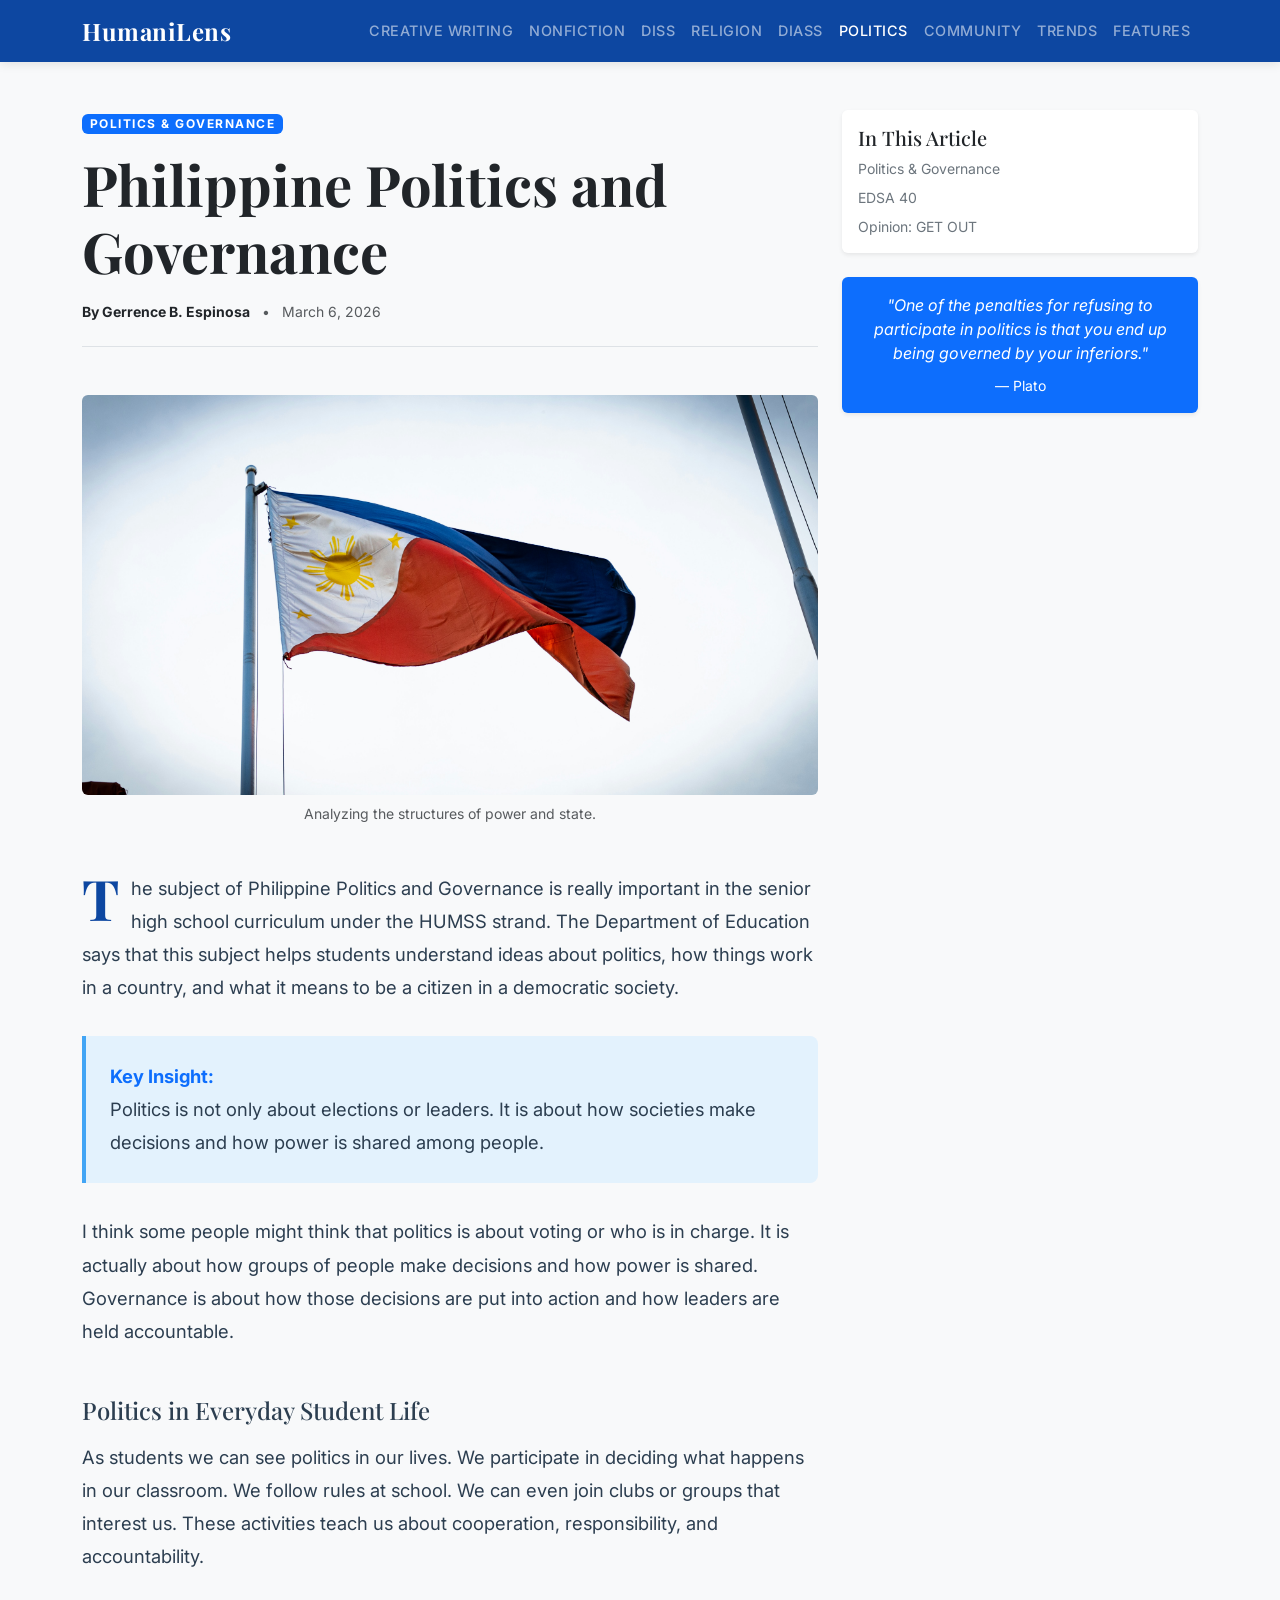
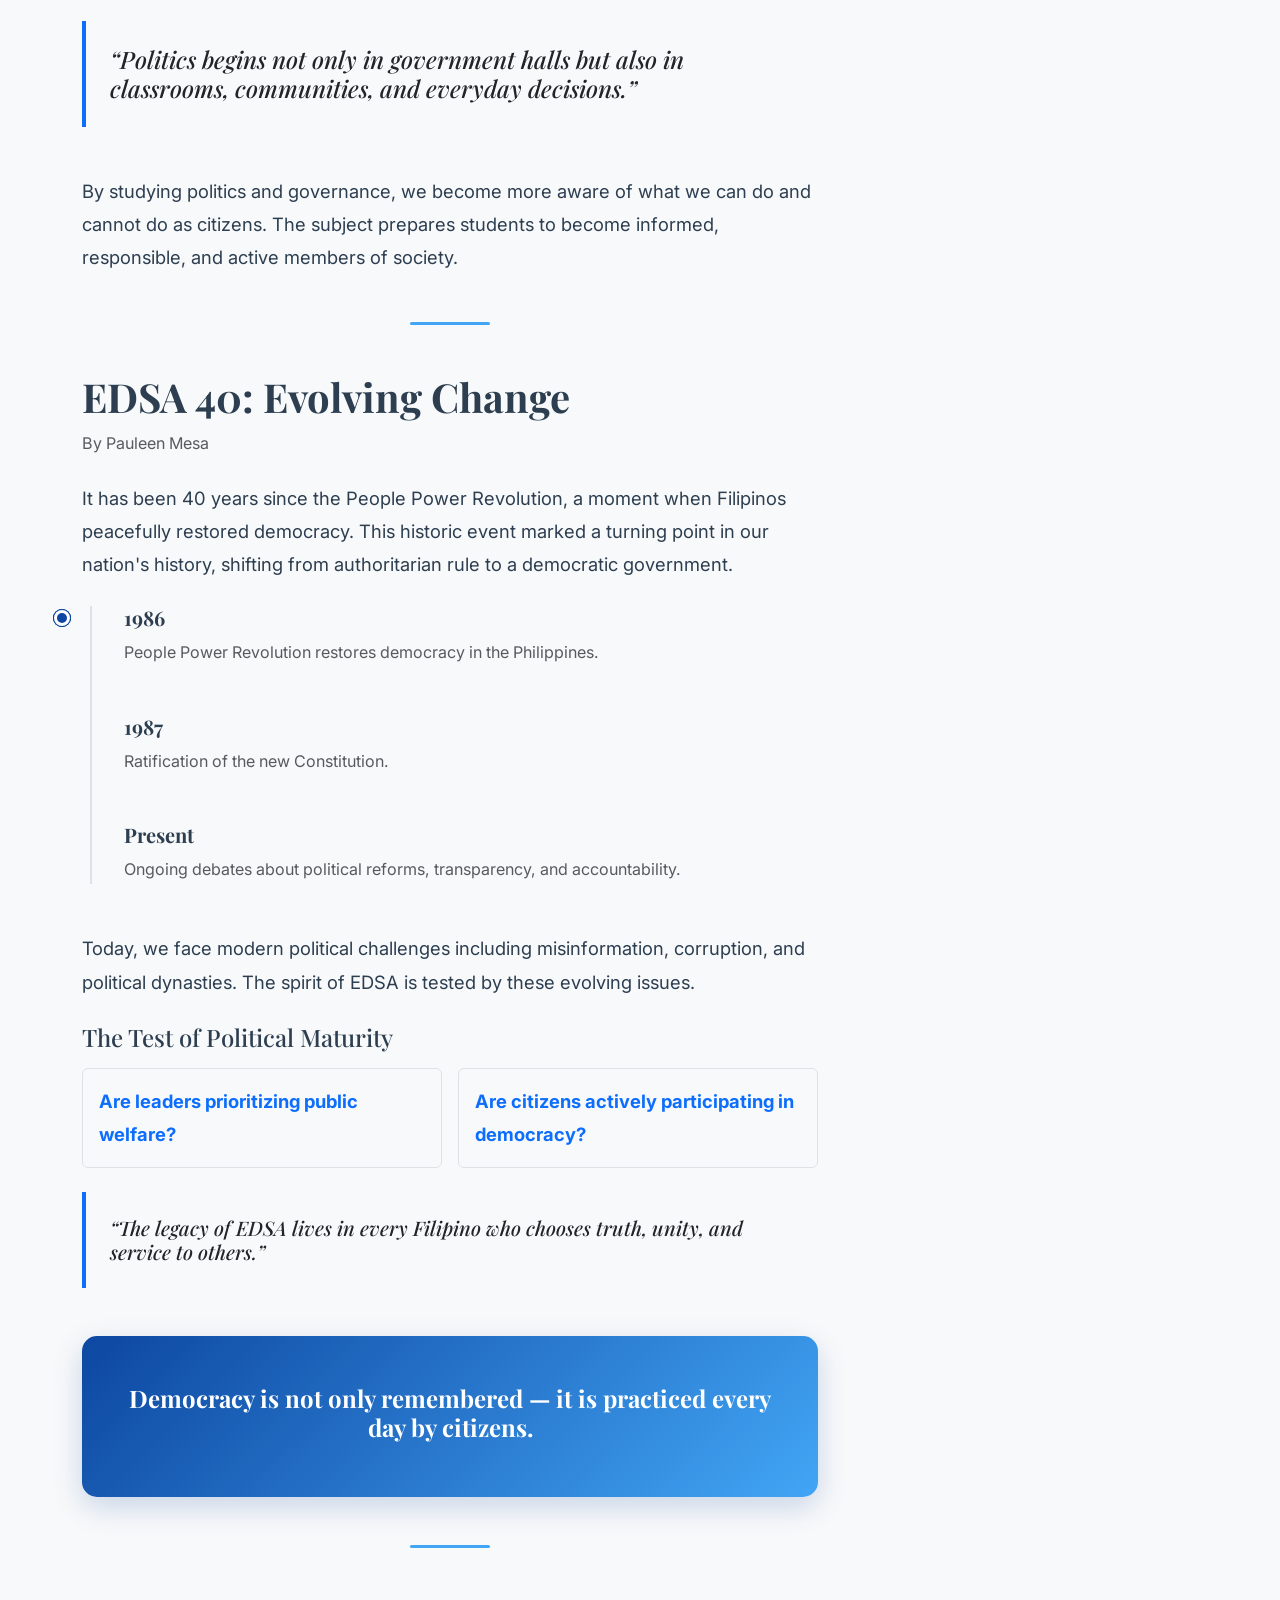
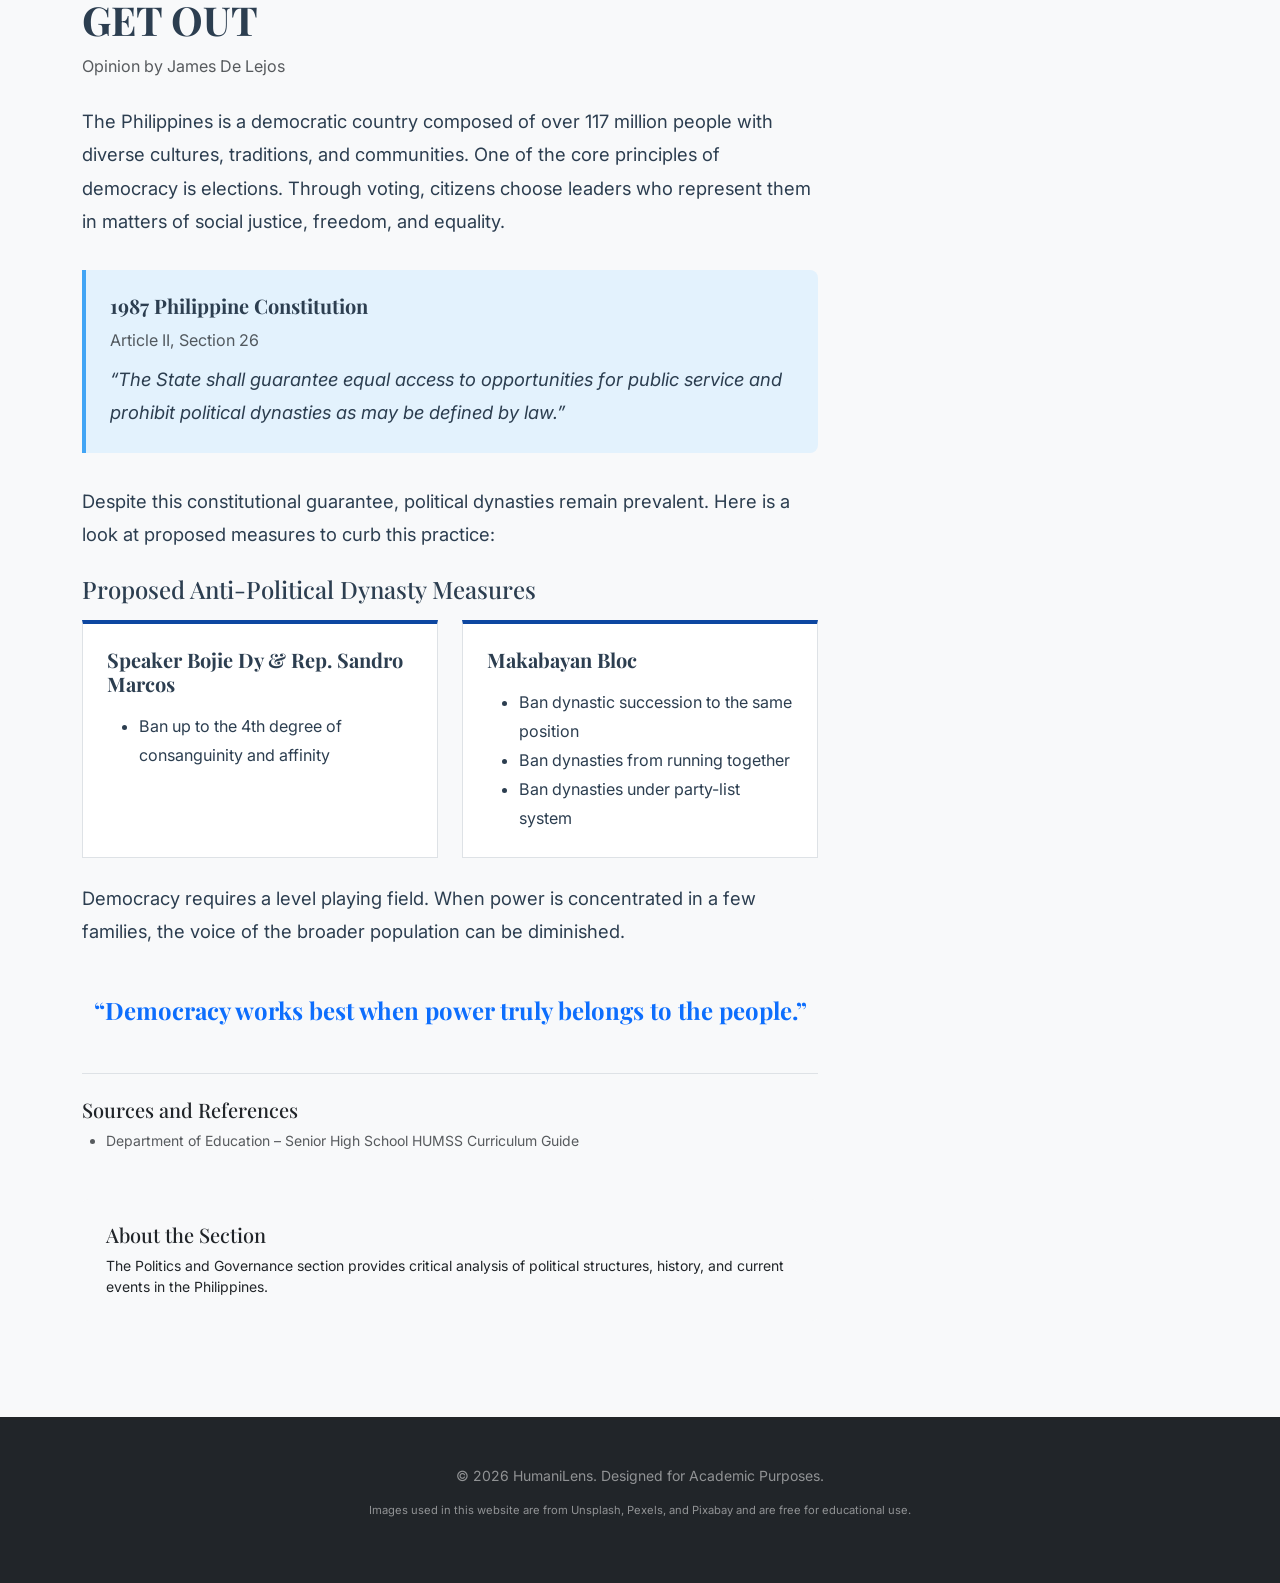
<file: politics.html>
<!DOCTYPE html>
<html lang="en">
<head>
    <meta charset="UTF-8">
    <meta name="viewport" content="width=device-width, initial-scale=1.0">
    <title>Politics: Governance & Change | HumaniLens</title>
    <meta name="description" content="Philippine Politics and Governance: Analyzing power, state, EDSA, and constitutional change.">
    <meta name="author" content="HumaniLens Team">
    
    <link href="https://cdn.jsdelivr.net/npm/bootstrap@5.3.2/dist/css/bootstrap.min.css" rel="stylesheet">
    
    <link rel="preconnect" href="https://fonts.googleapis.com">
    <link rel="preconnect" href="https://fonts.gstatic.com" crossorigin>
    <link href="https://fonts.googleapis.com/css2?family=Inter:wght@300;400;500;600&family=Playfair+Display:ital,wght@0,400;0,600;0,700;1,400&display=swap" rel="stylesheet">
    
    <link rel="stylesheet" href="styles.css">
</head>
<body>
    <!-- Loader -->
    <div id="loader"><div class="spinner"></div></div>

    <!-- Scroll Progress -->
    <div class="progress-container">
        <div class="progress-bar" id="myBar"></div>
    </div>

    <!-- Navigation -->
    <nav class="navbar navbar-expand-lg navbar-dark sticky-top" id="mainNav">
        <div class="container">
            <a class="navbar-brand" href="index.html">HumaniLens</a>
            <button class="navbar-toggler" type="button" data-bs-toggle="collapse" data-bs-target="#navbarNav" aria-controls="navbarNav" aria-expanded="false" aria-label="Toggle navigation">
                <span class="navbar-toggler-icon"></span>
            </button>
            <div class="collapse navbar-collapse" id="navbarNav">
                <ul class="navbar-nav ms-auto">
                    <li class="nav-item"><a class="nav-link" href="creative-writing.html">Creative Writing</a></li>
                    <li class="nav-item"><a class="nav-link" href="creative-nonfiction.html">Nonfiction</a></li>
                    <li class="nav-item"><a class="nav-link" href="diss.html">DISS</a></li>
                    <li class="nav-item"><a class="nav-link" href="religion.html">Religion</a></li>
                    <li class="nav-item"><a class="nav-link" href="diass.html">DIASS</a></li>
                    <li class="nav-item"><a class="nav-link active" href="politics.html">Politics</a></li>
                    <li class="nav-item"><a class="nav-link" href="community.html">Community</a></li>
                    <li class="nav-item"><a class="nav-link" href="trends.html">Trends</a></li>
                    <li class="nav-item"><a class="nav-link" href="feature.html">Features</a></li>
                </ul>
            </div>
        </div>
    </nav>

    <!-- Article Container -->
    <div class="container py-5">
        <div class="row justify-content-center">
            
            <!-- Main Content Column -->
            <main class="col-lg-8 fade-in">
                <header id="feature-article" class="mb-5">
                    <span class="badge bg-primary mb-3 text-uppercase tracking-wide">Politics & Governance</span>
                    <h1 class="display-4 fw-bold font-playfair mb-3">Philippine Politics and Governance</h1>
                    <div class="d-flex align-items-center text-muted border-bottom pb-4">
                        <div class="small">
                            <span class="fw-bold text-dark">By Gerrence B. Espinosa</span>
                            <span class="mx-2">&bull;</span>
                            <span>March 6, 2026</span>
                        </div>
                    </div>
                </header>

                <figure class="figure w-100 mb-5 fade-in">
                    <img src="resources/politics/1.jpg" class="img-fluid rounded" alt="The Philippine flag waving in front of a building." style="height: 400px; width: 100%; object-fit: cover; object-position: center;">
                    <figcaption class="figure-caption mt-2 text-center">Analyzing the structures of power and state.</figcaption>
                </figure>

                <article class="article-body font-inter">
                    
                    <p class="drop-cap">The subject of Philippine Politics and Governance is really important in the senior high school curriculum under the HUMSS strand. The Department of Education says that this subject helps students understand ideas about politics, how things work in a country, and what it means to be a citizen in a democratic society.</p>

                    <div class="highlight-box fade-in">
                        <p class="mb-0 fw-bold text-primary">Key Insight:</p>
                        <p class="mb-0">Politics is not only about elections or leaders. It is about how societies make decisions and how power is shared among people.</p>
                    </div>

                    <p>I think some people might think that politics is about voting or who is in charge. It is actually about how groups of people make decisions and how power is shared. Governance is about how those decisions are put into action and how leaders are held accountable.</p>

                    <h3 class="h4 font-playfair mt-5 mb-3">Politics in Everyday Student Life</h3>
                    <p>As students we can see politics in our lives. We participate in deciding what happens in our classroom. We follow rules at school. We can even join clubs or groups that interest us. These activities teach us about cooperation, responsibility, and accountability.</p>

                    <div class="pull-quote my-5 p-4 bg-light border-start border-4 border-primary fade-in">
                        <p class="h4 font-playfair fst-italic mb-0 text-dark">“Politics begins not only in government halls but also in classrooms, communities, and everyday decisions.”</p>
                    </div>

                    <p>By studying politics and governance, we become more aware of what we can do and cannot do as citizens. The subject prepares students to become informed, responsible, and active members of society.</p>

                    <div class="section-divider fade-in"></div>

                    <section id="edsa-timeline" class="mt-5">
                        <h2 class="display-6 font-playfair fw-bold mb-2">EDSA 40: Evolving Change</h2>
                        <p class="small text-muted mb-4">By Pauleen Mesa</p>

                        <p>It has been 40 years since the People Power Revolution, a moment when Filipinos peacefully restored democracy. This historic event marked a turning point in our nation's history, shifting from authoritarian rule to a democratic government.</p>

                        <div class="timeline ms-2 mb-5 fade-in">
                            <div class="timeline-item pb-4">
                                <div class="timeline-marker"></div>
                                <h5 class="font-playfair fw-bold">1986</h5>
                                <p class="small text-muted">People Power Revolution restores democracy in the Philippines.</p>
                            </div>
                            <div class="timeline-item pb-4">
                                <div class="timeline-marker"></div>
                                <h5 class="font-playfair fw-bold">1987</h5>
                                <p class="small text-muted">Ratification of the new Constitution.</p>
                            </div>
                            <div class="timeline-item">
                                <div class="timeline-marker"></div>
                                <h5 class="font-playfair fw-bold">Present</h5>
                                <p class="small text-muted">Ongoing debates about political reforms, transparency, and accountability.</p>
                            </div>
                        </div>

                        <p>Today, we face modern political challenges including misinformation, corruption, and political dynasties. The spirit of EDSA is tested by these evolving issues.</p>

                        <h3 class="h4 font-playfair mt-4 mb-3">The Test of Political Maturity</h3>
                        <div class="row g-3 mb-4">
                            <div class="col-md-6 fade-in">
                                <div class="p-3 bg-light rounded border h-100 d-flex align-items-center">
                                    <p class="mb-0 fw-bold text-primary">Are leaders prioritizing public welfare?</p>
                                </div>
                            </div>
                            <div class="col-md-6 fade-in">
                                <div class="p-3 bg-light rounded border h-100 d-flex align-items-center">
                                    <p class="mb-0 fw-bold text-primary">Are citizens actively participating in democracy?</p>
                                </div>
                            </div>
                        </div>

                        <div class="pull-quote my-4 p-4 bg-light border-start border-4 border-primary fade-in">
                            <p class="h5 font-playfair fst-italic mb-0 text-dark">“The legacy of EDSA lives in every Filipino who chooses truth, unity, and service to others.”</p>
                        </div>

                        <div class="cta-block mt-5 fade-in">
                            <h4 class="font-playfair fw-bold mb-2">Democracy is not only remembered — it is practiced every day by citizens.</h4>
                        </div>
                    </section>

                    <div class="section-divider fade-in"></div>

                    <section id="opinion-feature" class="mt-5">
                        <h2 class="display-6 font-playfair fw-bold mb-2">GET OUT</h2>
                        <p class="small text-muted mb-4">Opinion by James De Lejos</p>

                        <p>The Philippines is a democratic country composed of over 117 million people with diverse cultures, traditions, and communities. One of the core principles of democracy is elections. Through voting, citizens choose leaders who represent them in matters of social justice, freedom, and equality.</p>

                        <div class="highlight-box fade-in">
                            <h5 class="font-playfair fw-bold">1987 Philippine Constitution</h5>
                            <p class="small text-muted mb-2">Article II, Section 26</p>
                            <p class="fst-italic mb-0">“The State shall guarantee equal access to opportunities for public service and prohibit political dynasties as may be defined by law.”</p>
                        </div>

                        <p>Despite this constitutional guarantee, political dynasties remain prevalent. Here is a look at proposed measures to curb this practice:</p>

                        <h3 class="h4 font-playfair mt-4 mb-3">Proposed Anti-Political Dynasty Measures</h3>
                        <div class="row g-4 mb-4">
                            <div class="col-md-6 fade-in"><div class="opinion-card"><h5 class="font-playfair fw-bold mb-3">Speaker Bojie Dy & Rep. Sandro Marcos</h5><ul class="small mb-0"><li>Ban up to the 4th degree of consanguinity and affinity</li></ul></div></div>
                            <div class="col-md-6 fade-in"><div class="opinion-card"><h5 class="font-playfair fw-bold mb-3">Makabayan Bloc</h5><ul class="small mb-0"><li>Ban dynastic succession to the same position</li><li>Ban dynasties from running together</li><li>Ban dynasties under party-list system</li></ul></div></div>
                        </div>

                        <p>Democracy requires a level playing field. When power is concentrated in a few families, the voice of the broader population can be diminished.</p>

                        <p class="h4 font-playfair fw-bold text-center mt-5 mb-4 text-primary">“Democracy works best when power truly belongs to the people.”</p>
                    </section>

                </article>

                <!-- Sources -->
                <div class="mt-5 pt-4 border-top">
                    <h5 class="font-playfair">Sources and References</h5>
                    <ul class="small text-muted" style="list-style-type: disc; padding-left: 1.5rem;">
                        <li>Department of Education – Senior High School HUMSS Curriculum Guide</li>
                    </ul>
                </div>

                <!-- Author Bio Box -->
                <div class="bg-light p-4 rounded mt-5 fade-in">
                    <h5 class="font-playfair">About the Section</h5>
                    <p class="small mb-0">The Politics and Governance section provides critical analysis of political structures, history, and current events in the Philippines.</p>
                </div>
            </main>

            <!-- Sidebar -->
            <aside class="col-lg-4 mt-5 mt-lg-0">
                <div class="sticky-top" style="top: 100px; z-index: 1;">
                    
                    <!-- Quick Nav -->
                    <div class="card border-0 shadow-sm mb-4 fade-in">
                        <div class="card-body">
                            <h5 class="card-title font-playfair">In This Article</h5>
                            <ul class="list-unstyled small mb-0">
                                <li class="mb-2"><a href="#feature-article" class="text-decoration-none text-secondary">Politics & Governance</a></li>
                                <li class="mb-2"><a href="#edsa-timeline" class="text-decoration-none text-secondary">EDSA 40</a></li>
                                <li><a href="#opinion-feature" class="text-decoration-none text-secondary">Opinion: GET OUT</a></li>
                            </ul>
                        </div>
                    </div>

                    <!-- Quote Box -->
                    <div class="card bg-primary text-white border-0 shadow-sm fade-in">
                        <div class="card-body text-center">
                            <p class="fst-italic mb-2">"One of the penalties for refusing to participate in politics is that you end up being governed by your inferiors."</p>
                            <small>— Plato</small>
                        </div>
                    </div>

                </div>
            </aside>
        </div>
    </div>

    <!-- Footer -->
    <footer class="bg-dark text-white py-5 mt-5">
        <div class="container text-center">
            <p class="small text-white-50">&copy; <span id="year"></span> HumaniLens. Designed for Academic Purposes.</p>
            <p class="small text-white-50 mt-2" style="font-size: 0.7rem;">Images used in this website are from Unsplash, Pexels, and Pixabay and are free for educational use.</p>
        </div>
    </footer>

    <!-- Back to Top Button -->
    <button id="back-to-top" class="btn btn-primary shadow" aria-label="Back to Top">↑</button>

    <script src="https://cdn.jsdelivr.net/npm/bootstrap@5.3.2/dist/js/bootstrap.bundle.min.js"></script>
    <script src="script.js"></script>
</body>
</html>
</file>
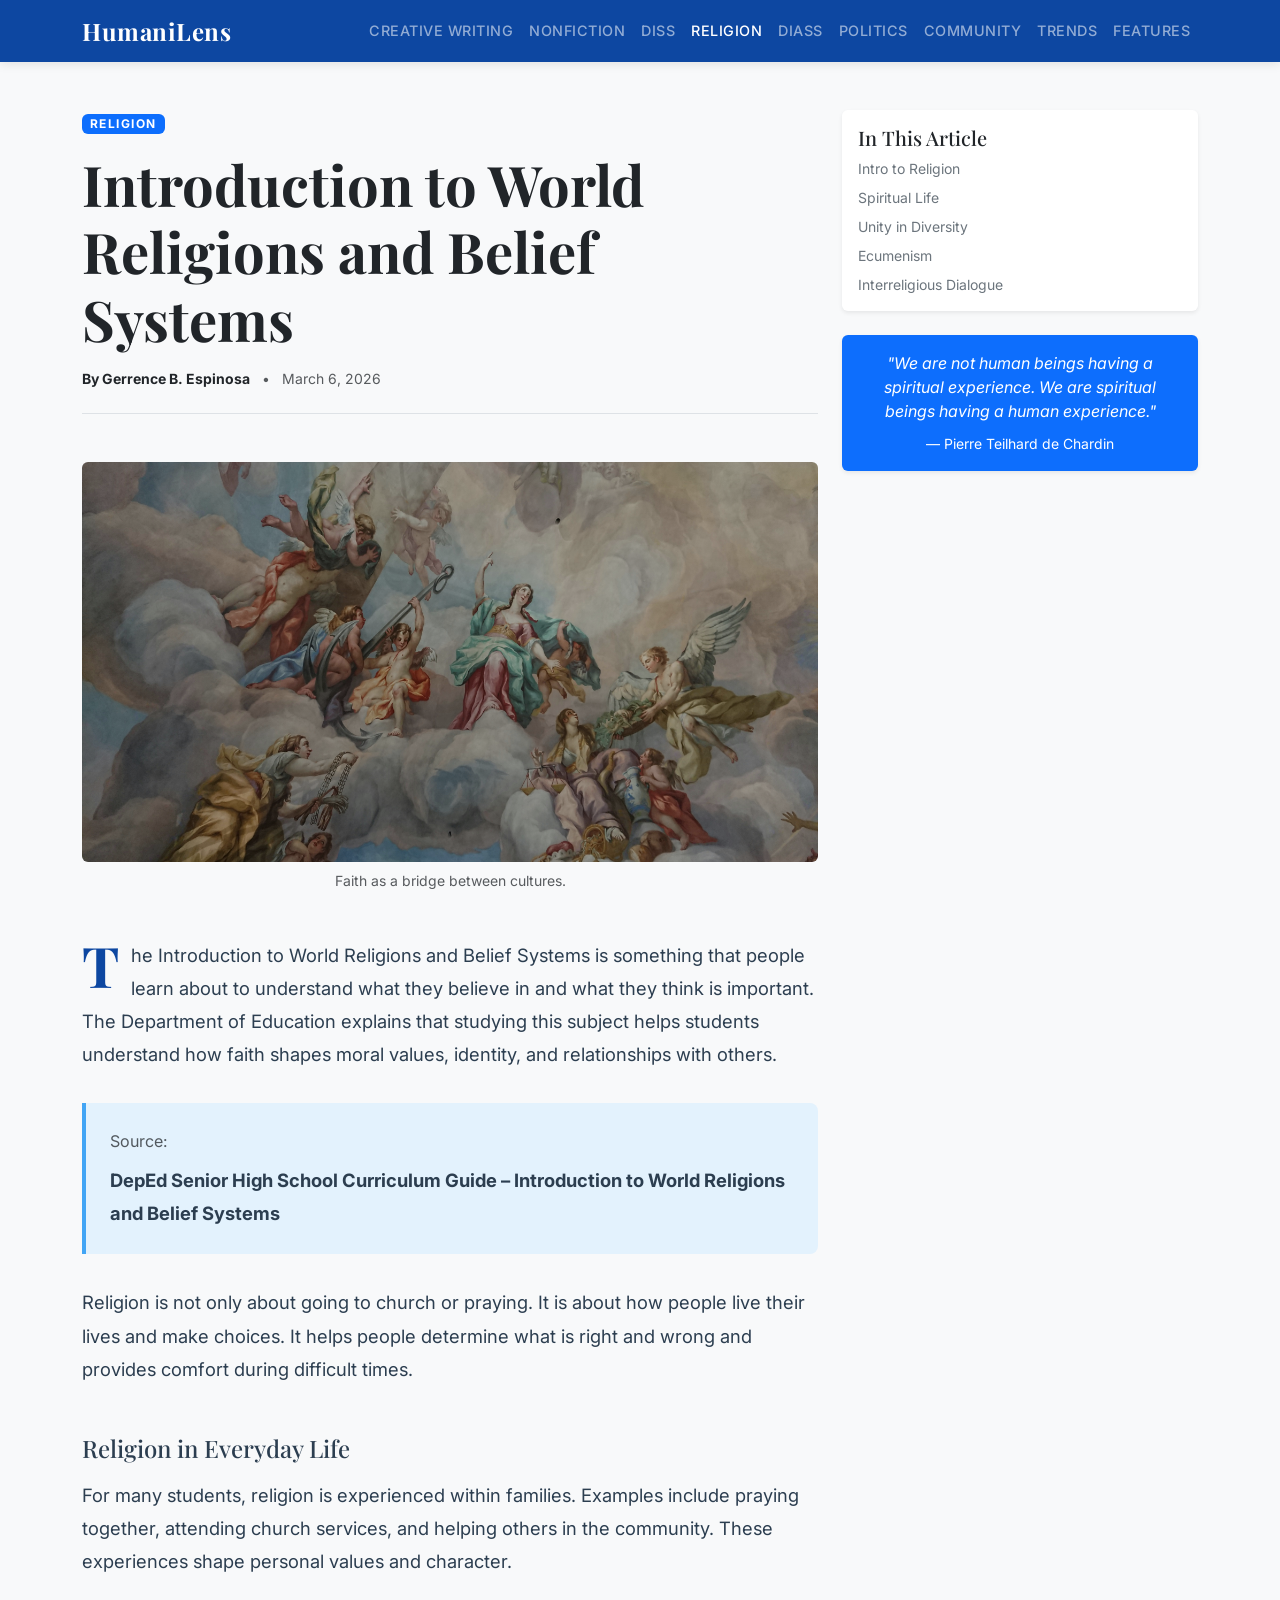
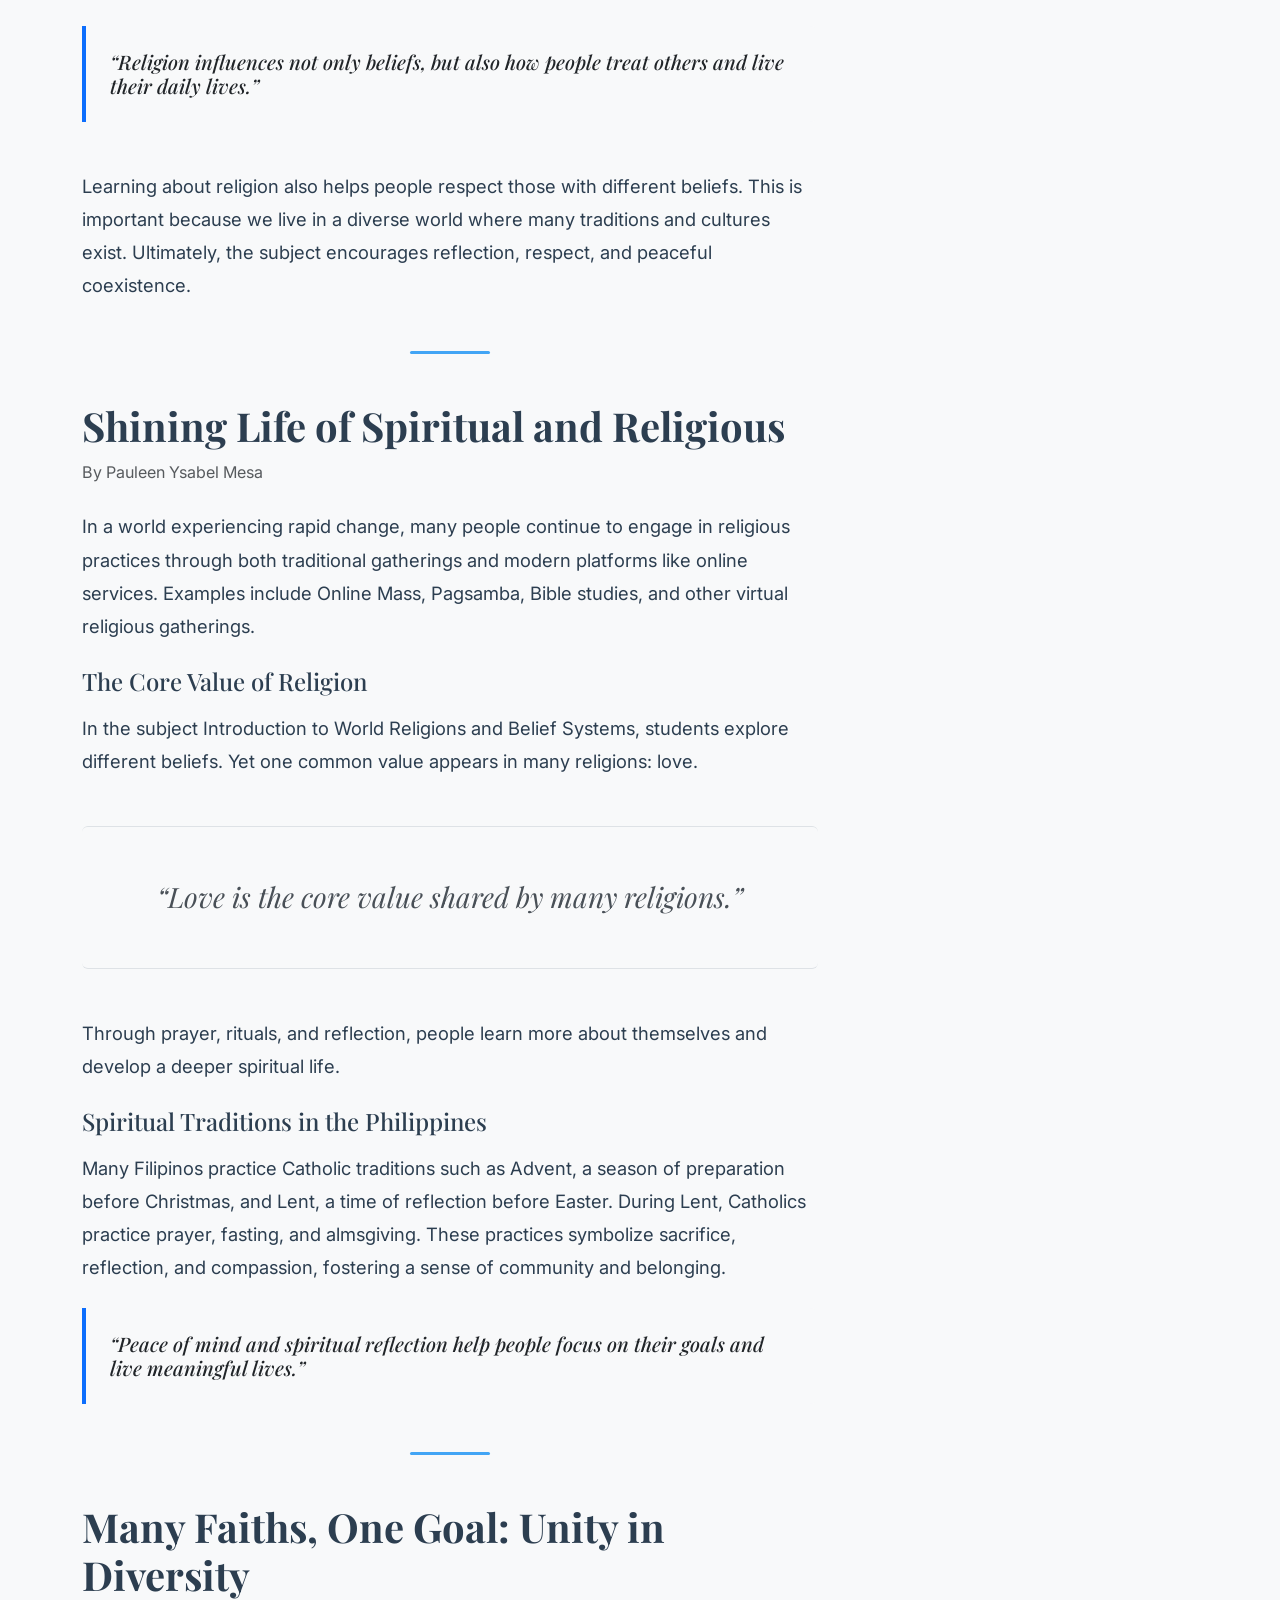
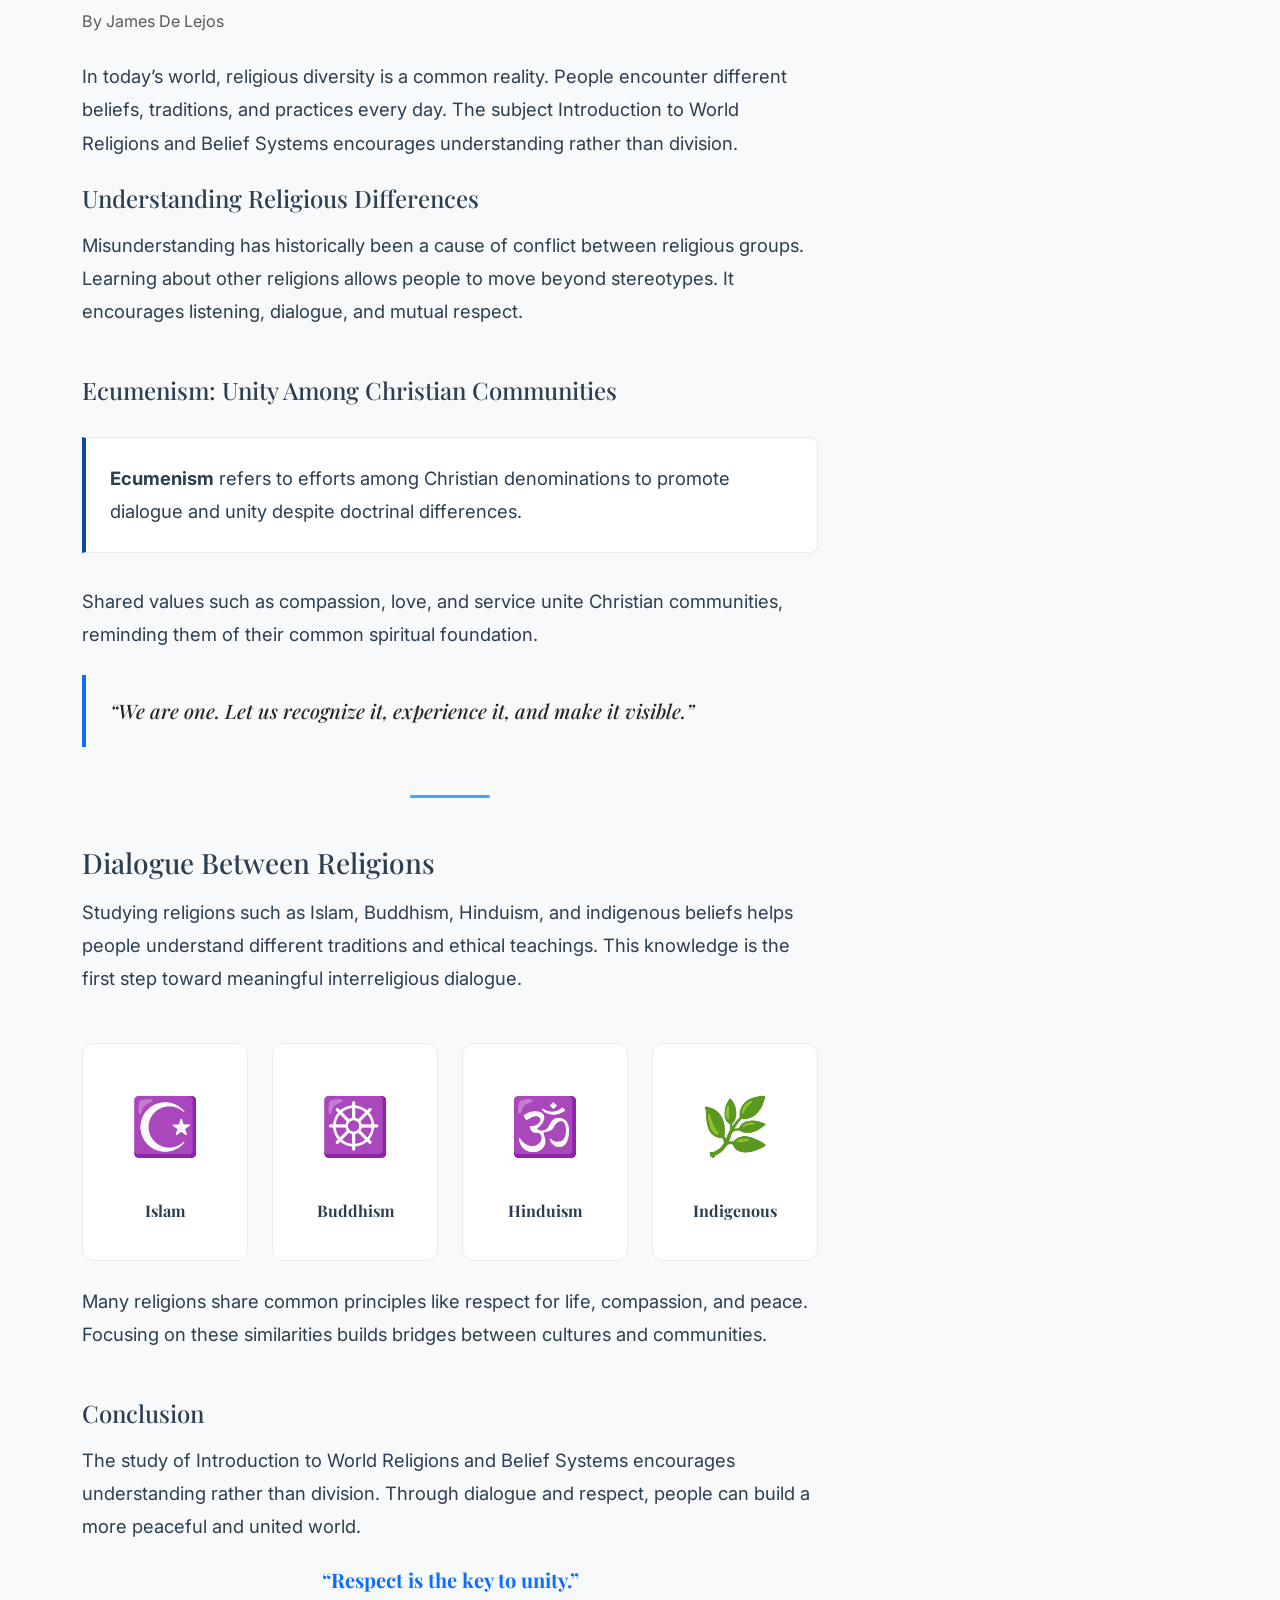
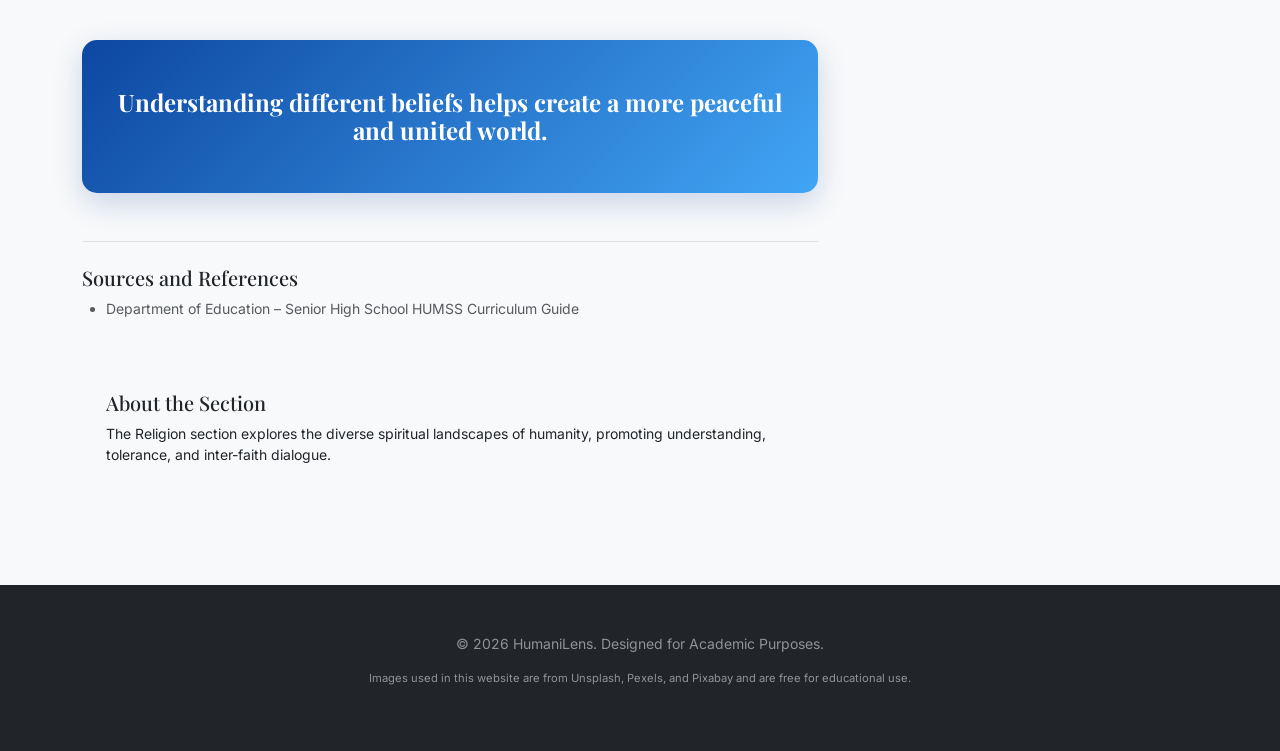
<file: religion.html>
<!DOCTYPE html>
<html lang="en">
<head>
    <meta charset="UTF-8">
    <meta name="viewport" content="width=device-width, initial-scale=1.0">
    <title>Religion: Faith and Dialogue | HumaniLens</title>
    <meta name="description" content="Introduction to World Religions and Belief Systems: Exploring faith, ecumenism, and religious dialogue.">
    <meta name="author" content="HumaniLens Team">
    
    <link href="https://cdn.jsdelivr.net/npm/bootstrap@5.3.2/dist/css/bootstrap.min.css" rel="stylesheet">
    
    <link rel="preconnect" href="https://fonts.googleapis.com">
    <link rel="preconnect" href="https://fonts.gstatic.com" crossorigin>
    <link href="https://fonts.googleapis.com/css2?family=Inter:wght@300;400;500;600&family=Playfair+Display:ital,wght@0,400;0,600;0,700;1,400&display=swap" rel="stylesheet">
    
    <link rel="stylesheet" href="styles.css">
</head>
<body>
    <!-- Loader -->
    <div id="loader"><div class="spinner"></div></div>

    <!-- Scroll Progress -->
    <div class="progress-container">
        <div class="progress-bar" id="myBar"></div>
    </div>

    <!-- Navigation -->
    <nav class="navbar navbar-expand-lg navbar-dark sticky-top" id="mainNav">
        <div class="container">
            <a class="navbar-brand" href="index.html">HumaniLens</a>
            <button class="navbar-toggler" type="button" data-bs-toggle="collapse" data-bs-target="#navbarNav" aria-controls="navbarNav" aria-expanded="false" aria-label="Toggle navigation">
                <span class="navbar-toggler-icon"></span>
            </button>
            <div class="collapse navbar-collapse" id="navbarNav">
                <ul class="navbar-nav ms-auto">
                    <li class="nav-item"><a class="nav-link" href="creative-writing.html">Creative Writing</a></li>
                    <li class="nav-item"><a class="nav-link" href="creative-nonfiction.html">Nonfiction</a></li>
                    <li class="nav-item"><a class="nav-link" href="diss.html">DISS</a></li>
                    <li class="nav-item"><a class="nav-link active" href="religion.html">Religion</a></li>
                    <li class="nav-item"><a class="nav-link" href="diass.html">DIASS</a></li>
                    <li class="nav-item"><a class="nav-link" href="politics.html">Politics</a></li>
                    <li class="nav-item"><a class="nav-link" href="community.html">Community</a></li>
                    <li class="nav-item"><a class="nav-link" href="trends.html">Trends</a></li>
                    <li class="nav-item"><a class="nav-link" href="feature.html">Features</a></li>
                </ul>
            </div>
        </div>
    </nav>

    <!-- Article Container -->
    <div class="container py-5">
        <div class="row justify-content-center">
            
            <!-- Main Content Column -->
            <main class="col-lg-8 fade-in">
                <header id="feature-article" class="mb-5">
                    <span class="badge bg-primary mb-3 text-uppercase tracking-wide">Religion</span>
                    <h1 class="display-4 fw-bold font-playfair mb-3">Introduction to World Religions and Belief Systems</h1>
                    <div class="d-flex align-items-center text-muted border-bottom pb-4">
                        <div class="small">
                            <span class="fw-bold text-dark">By Gerrence B. Espinosa</span>
                            <span class="mx-2">&bull;</span>
                            <span>March 6, 2026</span>
                        </div>
                    </div>
                </header>

                <figure class="figure w-100 mb-5 fade-in">
                    <div class="rounded parallax-bg" style="height: 400px; background-image: linear-gradient(to bottom, rgba(0,0,0,0.2), rgba(0,0,0,0.2)), url('resources/religion/1.jpg'); background-position: center center;"></div>
                    <figcaption class="figure-caption mt-2 text-center">Faith as a bridge between cultures.</figcaption>
                </figure>

                <article class="article-body font-inter">
                    
                    <p class="drop-cap">The Introduction to World Religions and Belief Systems is something that people learn about to understand what they believe in and what they think is important. The Department of Education explains that studying this subject helps students understand how faith shapes moral values, identity, and relationships with others.</p>

                    <div class="highlight-box fade-in">
                        <p class="small text-muted mb-2">Source:</p>
                        <p class="mb-0 fw-bold">DepEd Senior High School Curriculum Guide – Introduction to World Religions and Belief Systems</p>
                    </div>

                    <p>Religion is not only about going to church or praying. It is about how people live their lives and make choices. It helps people determine what is right and wrong and provides comfort during difficult times.</p>

                    <h3 class="h4 font-playfair mt-5 mb-3">Religion in Everyday Life</h3>
                    <p>For many students, religion is experienced within families. Examples include praying together, attending church services, and helping others in the community. These experiences shape personal values and character.</p>

                    <div class="pull-quote my-5 p-4 bg-light border-start border-4 border-primary fade-in">
                        <p class="h5 font-playfair fst-italic mb-0 text-dark">“Religion influences not only beliefs, but also how people treat others and live their daily lives.”</p>
                    </div>

                    <p>Learning about religion also helps people respect those with different beliefs. This is important because we live in a diverse world where many traditions and cultures exist. Ultimately, the subject encourages reflection, respect, and peaceful coexistence.</p>

                    <div class="section-divider fade-in"></div>

                    <section id="spiritual-life" class="mt-5">
                        <h2 class="display-6 font-playfair fw-bold mb-2">Shining Life of Spiritual and Religious</h2>
                        <p class="small text-muted mb-4">By Pauleen Ysabel Mesa</p>
                        <p>In a world experiencing rapid change, many people continue to engage in religious practices through both traditional gatherings and modern platforms like online services. Examples include Online Mass, Pagsamba, Bible studies, and other virtual religious gatherings.</p>

                        <h3 class="h4 font-playfair mt-4 mb-3">The Core Value of Religion</h3>
                        <p>In the subject Introduction to World Religions and Belief Systems, students explore different beliefs. Yet one common value appears in many religions: love.</p>
                        <div class="verse-box fade-in my-5 rounded"><p class="verse-text mb-0">“Love is the core value shared by many religions.”</p></div>
                        <p>Through prayer, rituals, and reflection, people learn more about themselves and develop a deeper spiritual life.</p>

                        <h3 class="h4 font-playfair mt-4 mb-3">Spiritual Traditions in the Philippines</h3>
                        <p>Many Filipinos practice Catholic traditions such as Advent, a season of preparation before Christmas, and Lent, a time of reflection before Easter. During Lent, Catholics practice prayer, fasting, and almsgiving. These practices symbolize sacrifice, reflection, and compassion, fostering a sense of community and belonging.</p>
                        <div class="pull-quote my-4 p-4 bg-light border-start border-4 border-primary fade-in">
                            <p class="h5 font-playfair fst-italic mb-0 text-dark">“Peace of mind and spiritual reflection help people focus on their goals and live meaningful lives.”</p>
                        </div>
                    </section>

                    <div class="section-divider fade-in"></div>

                    <section id="unity-diversity" class="mt-5">
                        <h2 class="display-6 font-playfair fw-bold mb-2">Many Faiths, One Goal: Unity in Diversity</h2>
                        <p class="small text-muted mb-4">By James De Lejos</p>
                        <p>In today’s world, religious diversity is a common reality. People encounter different beliefs, traditions, and practices every day. The subject Introduction to World Religions and Belief Systems encourages understanding rather than division.</p>

                        <h3 class="h4 font-playfair mt-4 mb-3">Understanding Religious Differences</h3>
                        <p>Misunderstanding has historically been a cause of conflict between religious groups. Learning about other religions allows people to move beyond stereotypes. It encourages listening, dialogue, and mutual respect.</p>

                        <h3 id="ecumenism" class="h4 font-playfair mt-5 mb-3">Ecumenism: Unity Among Christian Communities</h3>
                        <div class="definition-card fade-in">
                            <p class="mb-0"><b>Ecumenism</b> refers to efforts among Christian denominations to promote dialogue and unity despite doctrinal differences.</p>
                        </div>
                        <p>Shared values such as compassion, love, and service unite Christian communities, reminding them of their common spiritual foundation.</p>
                        <div class="pull-quote my-4 p-4 bg-light border-start border-4 border-primary fade-in">
                            <p class="h5 font-playfair fst-italic mb-0 text-dark">“We are one. Let us recognize it, experience it, and make it visible.”</p>
                        </div>
                    </section>

                    <div class="section-divider fade-in"></div>

                    <section id="interreligious-dialogue" class="mt-5">
                        <h2 class="h3 font-playfair mb-3">Dialogue Between Religions</h2>
                        <p>Studying religions such as Islam, Buddhism, Hinduism, and indigenous beliefs helps people understand different traditions and ethical teachings. This knowledge is the first step toward meaningful interreligious dialogue.</p>
                        
                        <div class="row g-4 my-4">
                            <div class="col-6 col-md-3 fade-in"><div class="infographic-item h-100"><div class="infographic-icon">☪️</div><h6 class="font-playfair fw-bold">Islam</h6></div></div>
                            <div class="col-6 col-md-3 fade-in"><div class="infographic-item h-100"><div class="infographic-icon">☸️</div><h6 class="font-playfair fw-bold">Buddhism</h6></div></div>
                            <div class="col-6 col-md-3 fade-in"><div class="infographic-item h-100"><div class="infographic-icon">🕉️</div><h6 class="font-playfair fw-bold">Hinduism</h6></div></div>
                            <div class="col-6 col-md-3 fade-in"><div class="infographic-item h-100"><div class="infographic-icon">🌿</div><h6 class="font-playfair fw-bold">Indigenous</h6></div></div>
                        </div>

                        <p>Many religions share common principles like respect for life, compassion, and peace. Focusing on these similarities builds bridges between cultures and communities.</p>

                        <h3 class="h4 font-playfair mt-5 mb-3">Conclusion</h3>
                        <p>The study of Introduction to World Religions and Belief Systems encourages understanding rather than division. Through dialogue and respect, people can build a more peaceful and united world.</p>
                        <p class="h5 font-playfair fw-bold text-center mt-4 text-primary">“Respect is the key to unity.”</p>

                        <div class="cta-block mt-5 fade-in">
                            <h4 class="font-playfair fw-bold mb-0">Understanding different beliefs helps create a more peaceful and united world.</h4>
                        </div>
                    </section>

                </article>

                <!-- Sources -->
                <div class="mt-5 pt-4 border-top">
                    <h5 class="font-playfair">Sources and References</h5>
                    <ul class="small text-muted" style="list-style-type: disc; padding-left: 1.5rem;">
                        <li>Department of Education – Senior High School HUMSS Curriculum Guide</li>
                    </ul>
                </div>

                <!-- Author Bio Box -->
                <div class="bg-light p-4 rounded mt-5 fade-in">
                    <h5 class="font-playfair">About the Section</h5>
                    <p class="small mb-0">The Religion section explores the diverse spiritual landscapes of humanity, promoting understanding, tolerance, and inter-faith dialogue.</p>
                </div>
            </main>

            <!-- Sidebar -->
            <aside class="col-lg-4 mt-5 mt-lg-0">
                <div class="sticky-top" style="top: 100px; z-index: 1;">
                    
                    <!-- Quick Nav -->
                    <div class="card border-0 shadow-sm mb-4 fade-in">
                        <div class="card-body">
                            <h5 class="card-title font-playfair">In This Article</h5>
                            <ul class="list-unstyled small mb-0">
                                <li class="mb-2"><a href="#feature-article" class="text-decoration-none text-secondary">Intro to Religion</a></li>
                                <li class="mb-2"><a href="#spiritual-life" class="text-decoration-none text-secondary">Spiritual Life</a></li>
                                <li class="mb-2"><a href="#unity-diversity" class="text-decoration-none text-secondary">Unity in Diversity</a></li>
                                <li class="mb-2"><a href="#ecumenism" class="text-decoration-none text-secondary">Ecumenism</a></li>
                                <li><a href="#interreligious-dialogue" class="text-decoration-none text-secondary">Interreligious Dialogue</a></li>
                            </ul>
                        </div>
                    </div>

                    <!-- Quote Box -->
                    <div class="card bg-primary text-white border-0 shadow-sm fade-in">
                        <div class="card-body text-center">
                            <p class="fst-italic mb-2">"We are not human beings having a spiritual experience. We are spiritual beings having a human experience."</p>
                            <small>— Pierre Teilhard de Chardin</small>
                        </div>
                    </div>

                </div>
            </aside>
        </div>
    </div>

    <!-- Footer -->
    <footer class="bg-dark text-white py-5 mt-5">
        <div class="container text-center">
            <p class="small text-white-50">&copy; <span id="year"></span> HumaniLens. Designed for Academic Purposes.</p>
            <p class="small text-white-50 mt-2" style="font-size: 0.7rem;">Images used in this website are from Unsplash, Pexels, and Pixabay and are free for educational use.</p>
        </div>
    </footer>

    <!-- Back to Top Button -->
    <button id="back-to-top" class="btn btn-primary shadow" aria-label="Back to Top">↑</button>

    <script src="https://cdn.jsdelivr.net/npm/bootstrap@5.3.2/dist/js/bootstrap.bundle.min.js"></script>
    <script src="script.js"></script>
</body>
</html>
</file>
<file: styles.css>
:root {
    --primary-blue: #0d47a1;
    --secondary-blue: #1565c0;
    --accent-blue: #42a5f5;
    --text-dark: #212529;
    --font-heading: 'Playfair Display', serif;
    --font-body: 'Inter', sans-serif;
}

html {
    scroll-behavior: smooth;
}

body {
    font-family: var(--font-body);
    color: var(--text-dark);
    background-color: #f8f9fa;
    overflow-x: hidden; /* Prevent horizontal scroll */
}

/* Typography */
h1, h2, h3, h4, h5, h6, .navbar-brand {
    font-family: var(--font-heading);
}

.font-playfair {
    font-family: var(--font-heading);
}

/* Navbar */
#mainNav {
    background-color: var(--primary-blue);
    box-shadow: 0 2px 10px rgba(0,0,0,0.1);
}

.navbar-brand {
    font-weight: 700;
    font-size: 1.5rem;
    letter-spacing: 0.5px;
}

.nav-link {
    font-size: 0.9rem;
    font-weight: 500;
    text-transform: uppercase;
    letter-spacing: 0.5px;
}

/* Hero Section */
.hero-section {
    background: linear-gradient(135deg, var(--primary-blue) 0%, var(--secondary-blue) 50%, var(--accent-blue) 100%);
    min-height: 60vh;
    padding-top: 60px; /* Offset for sticky nav if needed */
}

/* Section Titles */
.section-title {
    font-weight: 700;
    margin-bottom: 1rem;
}

.title-underline {
    width: 60px;
    height: 4px;
    background-color: var(--primary-blue);
    margin-bottom: 3rem;
}

/* Article Cards */
.article-card {
    transition: transform 0.3s ease, box-shadow 0.3s ease;
    overflow: hidden;
    background: #fff;
}

.article-card:hover {
    transform: translateY(-5px);
    box-shadow: 0 10px 20px rgba(0,0,0,0.1) !important;
}

.article-card .card-img-top {
    height: 200px;
    object-fit: cover;
}

/* Footer Elements */
.qr-placeholder {
    width: 100px;
    height: 100px;
    border-radius: 8px;
}

/* Article Page Specifics */
.article-body {
    font-size: 1.15rem;
    line-height: 1.8;
    color: #2c3e50;
}

.article-body p {
    margin-bottom: 1.5rem;
}

.tracking-wide {
    letter-spacing: 1.5px;
}

/* Pull Quote */
.pull-quote {
    background-color: #f8f9fa;
    border-radius: 0 8px 8px 0;
}

/* Animations */
.fade-in {
    opacity: 0;
    transform: translateY(20px);
    transition: opacity 0.8s ease-out, transform 0.8s ease-out;
}

.fade-in.visible {
    opacity: 1;
    transform: translateY(0);
}

/* Creative Writing Specifics */

/* Animated Drop Cap */
.drop-cap::first-letter {
    float: left;
    font-family: var(--font-heading);
    font-size: 3.5rem;
    line-height: 0.8;
    font-weight: 700;
    margin-right: 0.75rem;
    margin-top: 0.25rem;
    color: var(--primary-blue);
}

/* Section Divider */
.section-divider {
    height: 3px;
    width: 80px;
    background-color: var(--accent-blue);
    margin: 3rem auto;
    border-radius: 2px;
}

/* Poetry Styling */
.poetry-box {
    background-color: #f0f8ff;
    border-left: 4px solid var(--primary-blue);
    padding: 2.5rem;
    border-radius: 0 12px 12px 0;
}

/* Member Quote Cards */
.member-quote-card {
    background: #fff;
    border: 1px solid #dee2e6;
    border-left: 4px solid var(--accent-blue);
    transition: transform 0.2s ease;
}

.member-quote-card:hover {
    transform: translateY(-3px);
    box-shadow: 0 5px 15px rgba(0,0,0,0.08);
}

/* Creative Nonfiction Specifics */
.feature-box {
    background-color: #fff;
    border: 1px solid var(--primary-blue);
    border-top: 5px solid var(--primary-blue);
    padding: 2.5rem;
    position: relative;
    box-shadow: 0 10px 30px rgba(0,0,0,0.05);
}

.feature-box-icon {
    font-size: 2rem;
    color: var(--primary-blue);
    margin-bottom: 1rem;
}

.icon-list-item {
    display: flex;
    align-items: center;
    margin-bottom: 1rem;
}

.feature-box-icon {
    font-size: 2rem;
    color: var(--primary-blue);
    margin-bottom: 1rem;
}

/* DISS Specifics */
.infographic-item {
    text-align: center;
    padding: 2rem;
    border-radius: 12px;
    background: #fff;
    border: 1px solid #e9ecef;
    transition: transform 0.3s ease, box-shadow 0.3s ease;
}

.infographic-item:hover {
    transform: translateY(-10px);
    box-shadow: 0 15px 30px rgba(13, 71, 161, 0.1);
    border-color: var(--accent-blue);
}

.infographic-icon {
    font-size: 3.5rem;
    color: var(--secondary-blue);
    margin-bottom: 1.5rem;
    display: inline-block;
    transition: transform 0.4s cubic-bezier(0.175, 0.885, 0.32, 1.275);
}

.infographic-item:hover .infographic-icon {
    transform: scale(1.2) rotate(10deg);
    color: var(--primary-blue);
}

/* DISS Page - Highlight Cards */
.highlight-bullet-card {
    background-color: #e3f2fd; /* Light blue background */
    border-left: 4px solid var(--accent-blue);
    padding: 1.5rem;
    margin-bottom: 1rem;
    border-radius: 0 8px 8px 0;
}
.highlight-bullet-card p {
    margin-bottom: 0;
    font-size: 1.1rem;
    color: var(--text-dark);
}

/* Religion Page - Definition Card */
.definition-card {
    background-color: #fff;
    border: 1px solid #e9ecef;
    border-left: 4px solid var(--primary-blue);
    padding: 1.5rem;
    border-radius: 0 8px 8px 0;
    margin: 2rem 0;
}
/* Religion Specifics */
.parallax-bg {
    background-attachment: fixed;
    background-position: center;
    background-repeat: no-repeat;
    background-size: cover;
}

.verse-box {
    background-color: #f8f9fa;
    border-top: 1px solid #dee2e6;
    border-bottom: 1px solid #dee2e6;
    padding: 3rem 2rem;
    text-align: center;
    position: relative;
}

.verse-text {
    font-family: var(--font-heading);
    font-size: 1.75rem;
    font-style: italic;
    color: #495057;
    line-height: 1.6;
}

/* DIASS Specifics */
.stat-card {
    background: #fff;
    padding: 2rem;
    border-radius: 12px;
    box-shadow: 0 5px 15px rgba(0,0,0,0.05);
    text-align: center;
    border-bottom: 4px solid var(--primary-blue);
    transition: transform 0.3s ease;
}

.stat-card:hover {
    transform: translateY(-5px);
}

.stat-number {
    font-size: 3rem;
    font-weight: 700;
    color: var(--primary-blue);
    font-family: var(--font-heading);
    display: block;
    margin-bottom: 0.5rem;
}

/* Politics Specifics - Timeline */
.timeline {
    position: relative;
    padding-left: 2rem;
    border-left: 2px solid #dee2e6;
}

.timeline-marker {
    position: absolute;
    left: -2.4rem; /* Adjust based on padding and border */
    top: 0.25rem;
    width: 16px;
    height: 16px;
    border-radius: 50%;
    background: var(--primary-blue);
    border: 3px solid #fff;
    box-shadow: 0 0 0 1px var(--primary-blue);
}

/* Community Engagement Specifics */
.project-card {
    border: none;
    border-radius: 15px;
    overflow: hidden;
    transition: all 0.4s cubic-bezier(0.175, 0.885, 0.32, 1.275);
    background: #fff;
    box-shadow: 0 5px 15px rgba(0,0,0,0.05);
}

.project-card:hover {
    transform: translateY(-10px) scale(1.02);
    box-shadow: 0 20px 40px rgba(0,0,0,0.15);
}

.cta-block {
    background: linear-gradient(135deg, var(--primary-blue), var(--accent-blue));
    color: white;
    border-radius: 15px;
    padding: 3rem 2rem;
    text-align: center;
    box-shadow: 0 10px 30px rgba(13, 71, 161, 0.2);
}

/* Trends Specifics */
.video-placeholder {
    background-color: #000;
    border-radius: 12px;
    display: flex;
    align-items: center;
    justify-content: center;
    color: white;
    position: relative;
    overflow: hidden;
}

.comparison-card {
    border: 1px solid #e9ecef;
    border-radius: 12px;
    padding: 2rem;
    height: 100%;
    transition: transform 0.3s ease, box-shadow 0.3s ease;
    background: #fff;
}

.comparison-card.trend { border-top: 5px solid #198754; }
.comparison-card.fad { border-top: 5px solid #dc3545; }

/* Toggle Switch */
.comparison-card:hover {
    transform: translateY(-5px);
    box-shadow: 0 10px 20px rgba(0,0,0,0.08);
}

.switch {
    position: relative;
    display: inline-block;
    width: 60px;
    height: 34px;
}
.switch input { opacity: 0; width: 0; height: 0; }
.slider {
    position: absolute;
    cursor: pointer;
    top: 0; left: 0; right: 0; bottom: 0;
    background-color: #ccc;
    transition: .4s;
    border-radius: 34px;
}
.slider:before {
    position: absolute; content: ""; height: 26px; width: 26px; left: 4px; bottom: 4px;
    background-color: white; transition: .4s; border-radius: 50%;
}
input:checked + .slider { background-color: var(--primary-blue); }
input:checked + .slider:before { transform: translateX(26px); }

/* Politics Specifics - Opinion Cards */
.opinion-card {
    background: #fff;
    border: 1px solid #dee2e6;
    border-top: 4px solid var(--primary-blue);
    padding: 1.5rem;
    height: 100%;
    transition: transform 0.3s ease, box-shadow 0.3s ease;
}

.opinion-card:hover {
    transform: translateY(-5px);
    box-shadow: 0 10px 20px rgba(0,0,0,0.1);
}

.highlight-box {
    background-color: #e3f2fd;
    border-left: 4px solid var(--accent-blue);
    padding: 1.5rem;
    margin: 2rem 0;
    border-radius: 0 8px 8px 0;
}

/* Page Loader */
#loader {
    position: fixed;
    top: 0;
    left: 0;
    width: 100%;
    height: 100%;
    background-color: #fff;
    z-index: 9999;
    display: flex;
    justify-content: center;
    align-items: center;
    transition: opacity 0.5s ease, visibility 0.5s ease;
}

.spinner {
    width: 50px;
    height: 50px;
    border: 5px solid #f3f3f3;
    border-top: 5px solid var(--primary-blue);
    border-radius: 50%;
    animation: spin 1s linear infinite;
}

@keyframes spin { 0% { transform: rotate(0deg); } 100% { transform: rotate(360deg); } }

/* Scroll Progress Bar */
.progress-container {
    position: fixed;
    top: 0;
    left: 0;
    width: 100%;
    height: 4px;
    background: transparent;
    z-index: 2000;
}

.progress-bar {
    height: 4px;
    background: var(--accent-blue);
    width: 0%;
    transition: width 0.1s;
}

/* Back to Top Button */
#back-to-top {
    position: fixed;
    bottom: 30px;
    right: 30px;
    width: 50px;
    height: 50px;
    border-radius: 50%;
    display: flex;
    align-items: center;
    justify-content: center;
    z-index: 1000;
    opacity: 0;
    visibility: hidden;
    transition: all 0.3s ease;
    font-size: 1.5rem;
    padding: 0;
}

#back-to-top.show {
    opacity: 1;
    visibility: visible;
}

#back-to-top:hover {
    transform: translateY(-5px);
}
</file>
